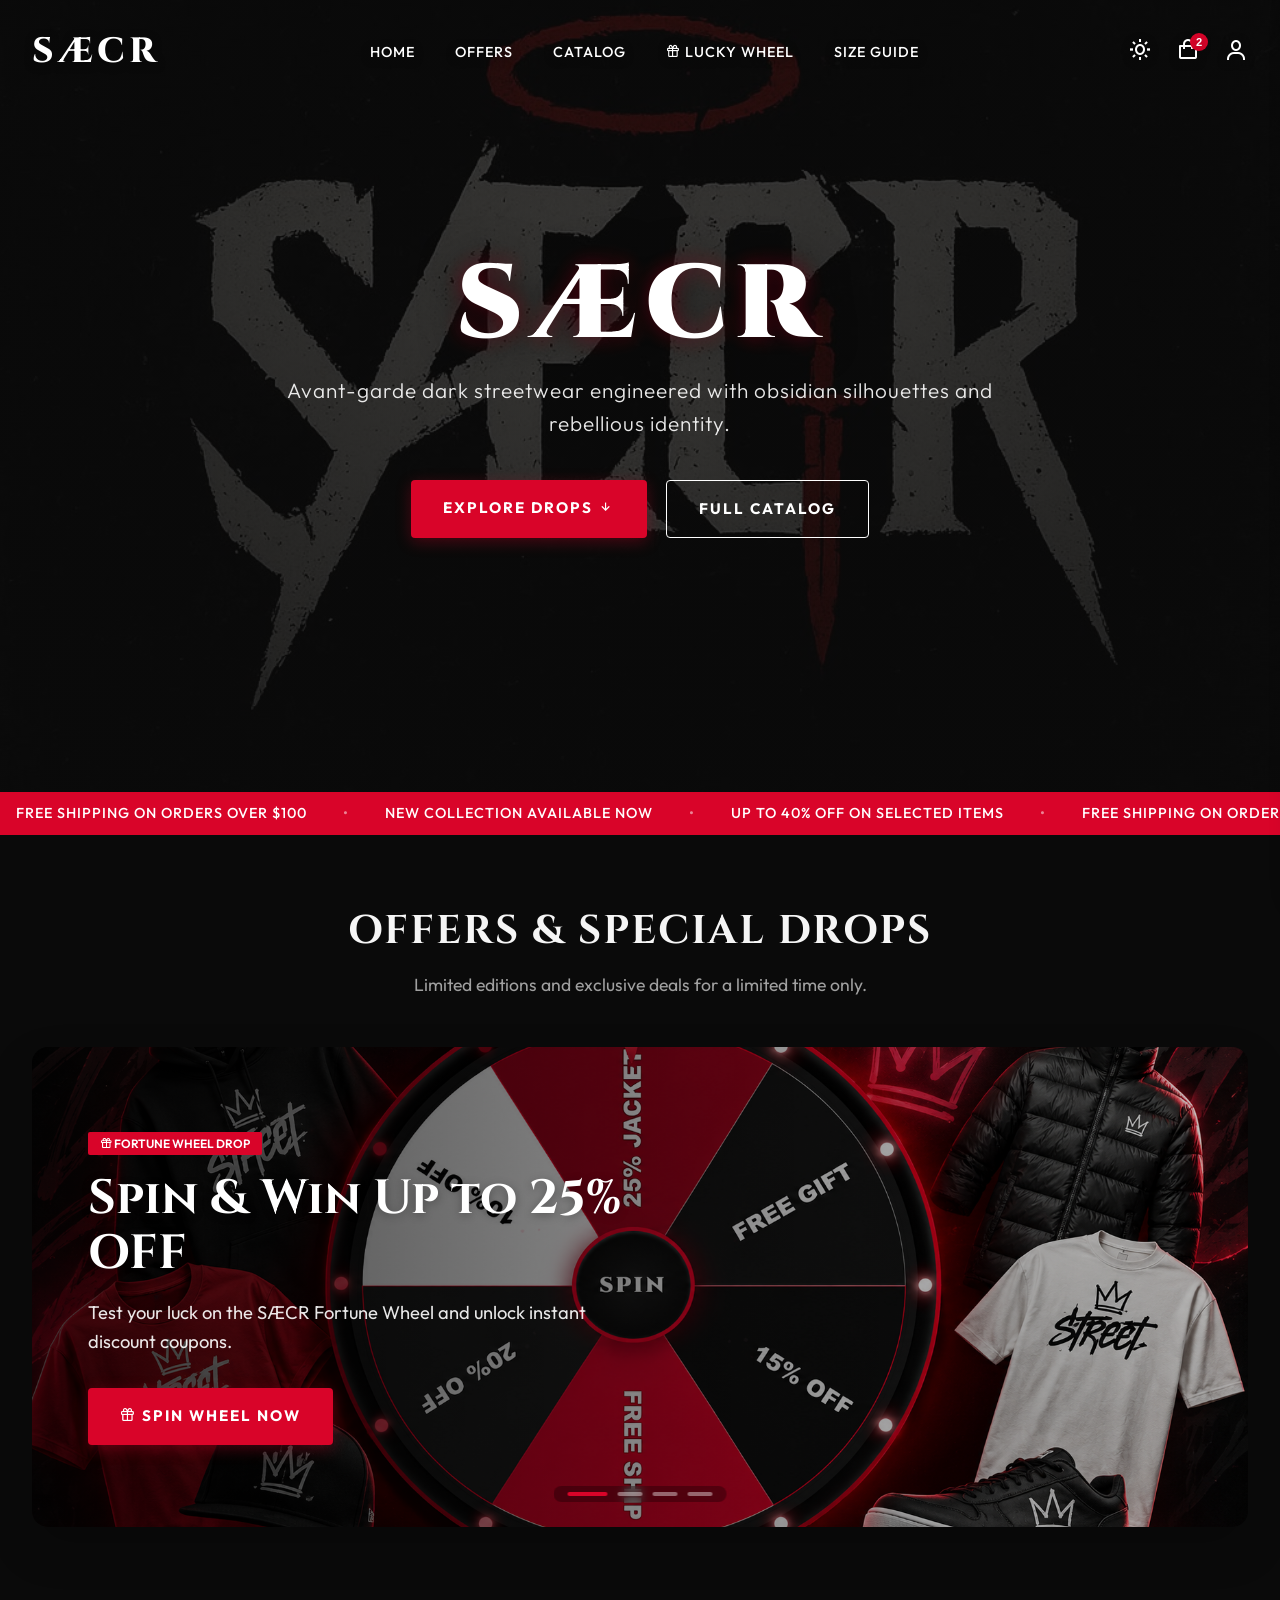
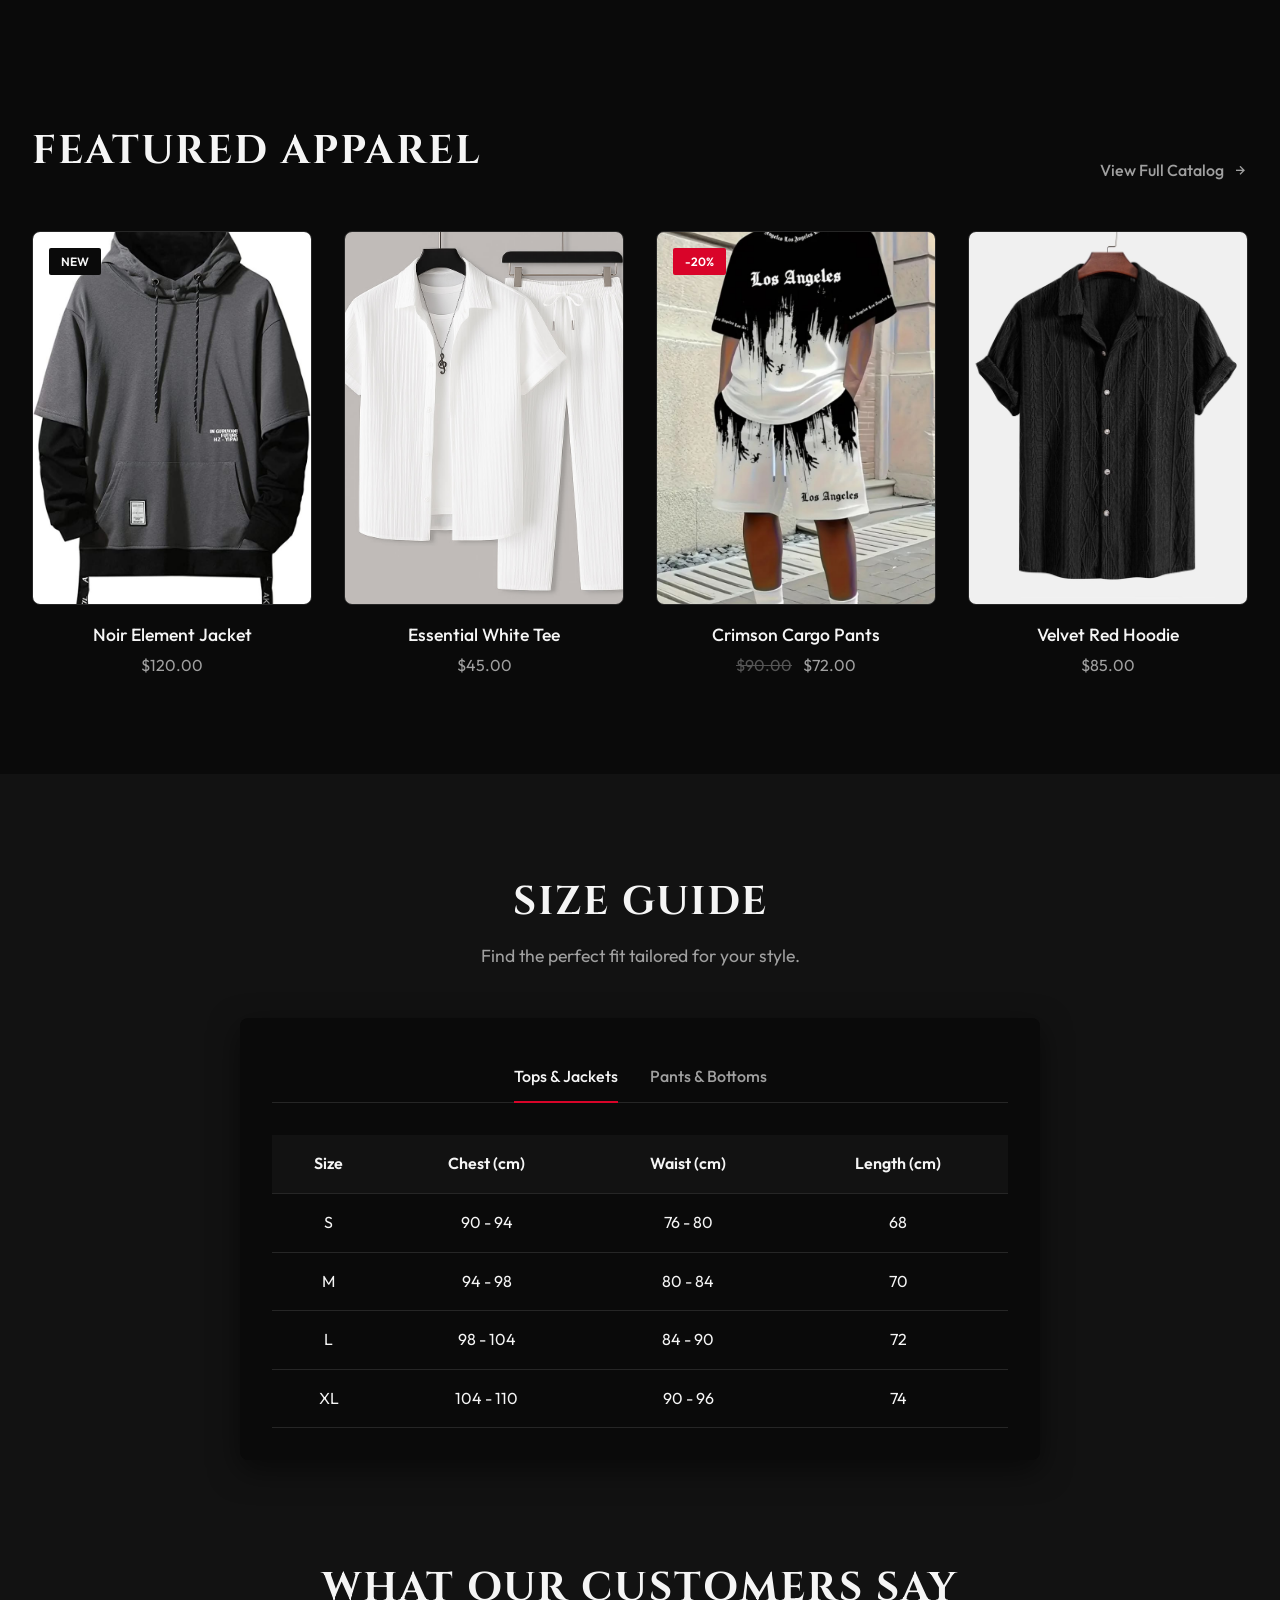
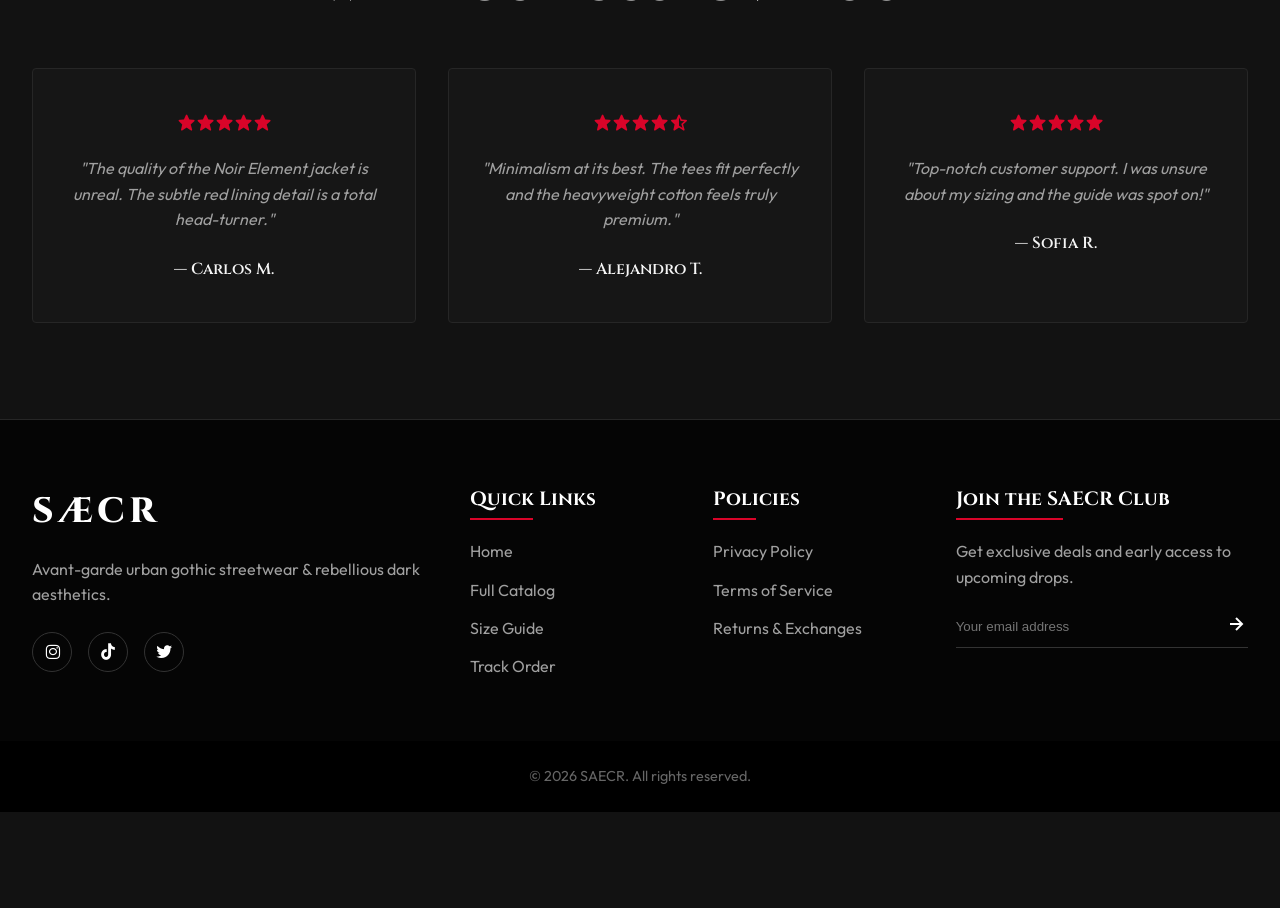
<file: index.html>
<!DOCTYPE html>
<html lang="en">

<head>
    <meta charset="UTF-8">
    <meta name="viewport" content="width=device-width, initial-scale=1.0">
    <title>SAECR | Premium Streetwear & Modern Fashion</title>
    <!-- Google Fonts -->
    <link rel="preconnect" href="https://fonts.googleapis.com">
    <link rel="preconnect" href="https://fonts.gstatic.com" crossorigin>
    <link
        href="https://fonts.googleapis.com/css2?family=Cinzel:wght@600;700;800;900&family=Outfit:wght@300;400;500;600;700;800&family=Playfair+Display:ital,wght@0,600;0,700;1,400&display=swap"
        rel="stylesheet">
    <!-- Boxicons for icons -->
    <link href='https://unpkg.com/boxicons@2.1.4/css/boxicons.min.css' rel='stylesheet'>
    <link rel="stylesheet" href="styles.css">
</head>

<body class="dark-mode">
    <!-- Navigation -->
    <nav class="navbar" id="navbar">
        <div class="nav-container">
            <a href="index.html" class="logo gothic-logo">SÆCR</a>
            <ul class="nav-links">
                <li><a href="#inicio">Home</a></li>
                <li><a href="#ofertas">Offers</a></li>
                <li><a href="catalogo.html">Catalog</a></li>
                <li><a href="ruleta.html"><i class='bx bx-gift'></i> Lucky Wheel</a></li>
                <li><a href="tallas.html">Size Guide</a></li>
            </ul>
            <div class="nav-actions">
                <button id="theme-toggle" class="icon-btn" aria-label="Toggle theme">
                    <i class='bx bx-sun'></i>
                </button>
                <button class="icon-btn cart-toggle-btn" aria-label="Cart" id="cart-toggle">
                    <i class='bx bx-shopping-bag'></i>
                    <span class="cart-count-badge">2</span>
                </button>
                <a href="perfil.html" class="icon-btn" id="user-btn" title="My Account / Sign In">
                    <i class='bx bx-user'></i>
                </a>
                <!-- Mobile menu toggle -->
                <button class="icon-btn mobile-toggle" id="mobile-toggle">
                    <i class='bx bx-menu'></i>
                </button>
            </div>
        </div>
    </nav>

    <!-- Mobile Menu Overlay -->
    <div class="mobile-menu" id="mobile-menu">
        <div class="mobile-menu-container">
            <ul class="mobile-links">
                <li><a href="#inicio"><span class="link-label"><i class='bx bx-home-alt'></i> Home</span><i class='bx bx-chevron-right arrow-icon'></i></a></li>
                <li><a href="#ofertas"><span class="link-label"><i class='bx bx-purchase-tag-alt'></i> Offers</span><i class='bx bx-chevron-right arrow-icon'></i></a></li>
                <li><a href="catalogo.html"><span class="link-label"><i class='bx bx-grid-alt'></i> Catalog</span><i class='bx bx-chevron-right arrow-icon'></i></a></li>
                <li><a href="ruleta.html"><span class="link-label"><i class='bx bx-gift'></i> Lucky Wheel</span><i class='bx bx-chevron-right arrow-icon'></i></a></li>
                <li><a href="tallas.html"><span class="link-label"><i class='bx bx-ruler'></i> Size Guide</span><i class='bx bx-chevron-right arrow-icon'></i></a></li>
            </ul>

            <div class="mobile-menu-footer">
                <a href="perfil.html" class="mobile-account-card">
                    <i class='bx bx-user-circle'></i>
                    <div class="account-card-info">
                        <strong>My Account</strong>
                        <span>Orders, Discounts & Wishlist</span>
                    </div>
                    <i class='bx bx-chevron-right'></i>
                </a>
                <div class="mobile-brand-tag">SÆCR — Urban Gothic Streetwear</div>
            </div>
        </div>
    </div>

    <!-- Hero Header / Brand Banner -->
    <header id="inicio" class="hero-section hero-banner" style="background-image: url('img/baner.jpeg');">
        <div class="hero-overlay"></div>
        <div class="hero-content fade-up">
            <h1 class="hero-title gothic-title">SÆCR</h1>
            <p class="hero-subtitle">Avant-garde dark streetwear engineered with obsidian silhouettes and rebellious
                identity.</p>
            <div class="hero-cta-group">
                <a href="#ofertas" class="btn btn-primary">Explore Drops <i class='bx bx-down-arrow-alt'></i></a>
                <a href="catalogo.html" class="btn btn-outline">Full Catalog</a>
            </div>
        </div>
    </header>

    <!-- Marquee / Offers -->
    <div class="offers-marquee">
        <div class="marquee-content">
            <span>FREE SHIPPING ON ORDERS OVER $100</span>
            <span class="dot">•</span>
            <span>NEW COLLECTION AVAILABLE NOW</span>
            <span class="dot">•</span>
            <span>UP TO 40% OFF ON SELECTED ITEMS</span>
            <span class="dot">•</span>
            <span>FREE SHIPPING ON ORDERS OVER $100</span>
            <span class="dot">•</span>
            <span>NEW COLLECTION AVAILABLE NOW</span>
        </div>
    </div>

    <!-- Offers Carousel Section -->
    <section id="ofertas" class="section offers-carousel-section">
        <div class="container">
            <div class="section-header center fade-up-scroll">
                <h2 class="section-title">Offers & Special Drops</h2>
                <p class="section-subtitle">Limited editions and exclusive deals for a limited time only.</p>
            </div>

            <div class="carousel-wrapper fade-up-scroll">
                <div class="carousel-container">
                    <div class="carousel-slide active" style="background-image: url('img/wheel_promo_banner2.png');">
                        <div class="carousel-content">
                            <span class="badge badge-sale"><i class='bx bx-gift'></i> FORTUNE WHEEL DROP</span>
                            <h2 class="slide-title">Spin & Win Up to 25% OFF</h2>
                            <p class="slide-subtitle">Test your luck on the SÆCR Fortune Wheel and unlock instant
                                discount coupons.</p>
                            <a href="ruleta.html" class="btn btn-primary"><i class='bx bx-gift'></i> Spin Wheel Now</a>
                        </div>
                    </div>
                    <div class="carousel-slide"
                        style="background-image: url('img/6410aaca8434f0db8516faca33340e44.jpg');">
                        <div class="carousel-content">
                            <span class="badge badge-sale">SPECIAL OFFER</span>
                            <h2 class="slide-title">Nightfall Collection - 30% OFF</h2>
                            <p class="slide-subtitle">Exclusive limited edition apparel with guaranteed delivery.</p>
                            <a href="#catalogo" class="btn btn-primary">View Offer</a>
                        </div>
                    </div>
                    <div class="carousel-slide"
                        style="background-image: url('img/ddde149b1134c4387cd174a99b8d2e31.jpg');">
                        <div class="carousel-content">
                            <span class="badge badge-new">2026 DROP</span>
                            <h2 class="slide-title">New Urban Arrivals</h2>
                            <p class="slide-subtitle">Combine style and comfort with our newly selected textiles.</p>
                            <a href="#catalogo" class="btn btn-primary">Explore Now</a>
                        </div>
                    </div>
                    <div class="carousel-slide"
                        style="background-image: url('img/bbeba3902ab4b259335b31585e0369e6.jpg');">
                        <div class="carousel-content">
                            <span class="badge badge-sale">UP TO 40% OFF</span>
                            <h2 class="slide-title">Bundles & Full Outfits</h2>
                            <p class="slide-subtitle">Upgrade your wardrobe with exclusive online store promotions.</p>
                            <a href="#catalogo" class="btn btn-primary">Get Discount</a>
                        </div>
                    </div>
                    <div class="carousel-indicators">
                        <span class="indicator active" data-index="0"></span>
                        <span class="indicator" data-index="1"></span>
                        <span class="indicator" data-index="2"></span>
                        <span class="indicator" data-index="3"></span>
                    </div>
                </div>
            </div>
    </section>

    <!-- Products Section -->
    <section id="catalogo" class="section products-section">
        <div class="container">
            <div class="section-header fade-up-scroll">
                <h2 class="section-title">Featured Apparel</h2>
                <a href="catalogo.html" class="view-all">View Full Catalog <i class='bx bx-right-arrow-alt'></i></a>
            </div>
            <div class="product-grid">
                <!-- Product 1 -->
                <div class="product-card fade-up-scroll">
                    <div class="product-image-wrapper">
                        <a href="producto.html"><img src="img/811127fc3b06ed0d25fab4647ac7745e.jpg"
                                alt="Noir Element Jacket" class="product-img main-img"></a>
                        <div class="product-badges">
                            <span class="badge badge-new">New</span>
                        </div>
                        <button class="add-to-cart-btn"><i class='bx bx-shopping-bag'></i> Add to Cart</button>
                    </div>
                    <div class="product-info">
                        <h3 class="product-name"><a href="producto.html">Noir Element Jacket</a></h3>
                        <p class="product-price">$120.00</p>
                    </div>
                </div>
                <!-- Product 2 -->
                <div class="product-card fade-up-scroll" style="transition-delay: 0.1s;">
                    <div class="product-image-wrapper">
                        <a href="producto.html"><img src="img/92c0b1f370799be083c30d45b7eeafc8.jpg"
                                alt="Essential White Tee" class="product-img main-img"></a>
                        <button class="add-to-cart-btn"><i class='bx bx-shopping-bag'></i> Add to Cart</button>
                    </div>
                    <div class="product-info">
                        <h3 class="product-name"><a href="producto.html">Essential White Tee</a></h3>
                        <p class="product-price">$45.00</p>
                    </div>
                </div>
                <!-- Product 3 -->
                <div class="product-card fade-up-scroll" style="transition-delay: 0.2s;">
                    <div class="product-image-wrapper">
                        <a href="producto.html"><img src="img/ae776e731c3643b9effc28e7f2017b68.jpg"
                                alt="Crimson Cargo Pants" class="product-img main-img"></a>
                        <div class="product-badges">
                            <span class="badge badge-sale">-20%</span>
                        </div>
                        <button class="add-to-cart-btn"><i class='bx bx-shopping-bag'></i> Add to Cart</button>
                    </div>
                    <div class="product-info">
                        <h3 class="product-name"><a href="producto.html">Crimson Cargo Pants</a></h3>
                        <p class="product-price"><span class="old-price">$90.00</span> $72.00</p>
                    </div>
                </div>
                <!-- Product 4 -->
                <div class="product-card fade-up-scroll" style="transition-delay: 0.3s;">
                    <div class="product-image-wrapper">
                        <a href="producto.html"><img src="img/bb1aa6fafc914b858361d48c7322bf22.jpg"
                                alt="Velvet Red Hoodie" class="product-img main-img"></a>
                        <button class="add-to-cart-btn"><i class='bx bx-shopping-bag'></i> Add to Cart</button>
                    </div>
                    <div class="product-info">
                        <h3 class="product-name"><a href="producto.html">Velvet Red Hoodie</a></h3>
                        <p class="product-price">$85.00</p>
                    </div>
                </div>
            </div>
        </div>
    </section>

    <!-- Size Guide Section -->
    <section id="tallas" class="section size-guide-section bg-secondary">
        <div class="container">
            <div class="section-header center fade-up-scroll">
                <h2 class="section-title">Size Guide</h2>
                <p class="section-subtitle">Find the perfect fit tailored for your style.</p>
            </div>
            <div class="size-guide-container fade-up-scroll">
                <div class="size-tabs">
                    <button class="tab-btn active" data-target="superior">Tops & Jackets</button>
                    <button class="tab-btn" data-target="inferior">Pants & Bottoms</button>
                </div>
                <div class="table-responsive">
                    <table class="size-table active" id="superior">
                        <thead>
                            <tr>
                                <th>Size</th>
                                <th>Chest (cm)</th>
                                <th>Waist (cm)</th>
                                <th>Length (cm)</th>
                            </tr>
                        </thead>
                        <tbody>
                            <tr>
                                <td>S</td>
                                <td>90 - 94</td>
                                <td>76 - 80</td>
                                <td>68</td>
                            </tr>
                            <tr>
                                <td>M</td>
                                <td>94 - 98</td>
                                <td>80 - 84</td>
                                <td>70</td>
                            </tr>
                            <tr>
                                <td>L</td>
                                <td>98 - 104</td>
                                <td>84 - 90</td>
                                <td>72</td>
                            </tr>
                            <tr>
                                <td>XL</td>
                                <td>104 - 110</td>
                                <td>90 - 96</td>
                                <td>74</td>
                            </tr>
                        </tbody>
                    </table>
                    <table class="size-table" id="inferior">
                        <thead>
                            <tr>
                                <th>Size</th>
                                <th>Waist (cm)</th>
                                <th>Hips (cm)</th>
                                <th>Length (cm)</th>
                            </tr>
                        </thead>
                        <tbody>
                            <tr>
                                <td>38 (S)</td>
                                <td>76 - 80</td>
                                <td>92 - 96</td>
                                <td>102</td>
                            </tr>
                            <tr>
                                <td>40 (M)</td>
                                <td>80 - 84</td>
                                <td>96 - 100</td>
                                <td>104</td>
                            </tr>
                            <tr>
                                <td>42 (L)</td>
                                <td>84 - 88</td>
                                <td>100 - 104</td>
                                <td>106</td>
                            </tr>
                            <tr>
                                <td>44 (XL)</td>
                                <td>88 - 92</td>
                                <td>104 - 108</td>
                                <td>108</td>
                            </tr>
                        </tbody>
                    </table>
                </div>
            </div>
        </div>
        <!-- Reviews Section -->
        <section class="section reviews-section">
            <div class="container">
                <div class="section-header center fade-up-scroll">
                    <h2 class="section-title">What Our Customers Say</h2>
                </div>
                <div class="reviews-grid">
                    <div class="review-card fade-up-scroll">
                        <div class="stars">
                            <i class='bx bxs-star'></i><i class='bx bxs-star'></i><i class='bx bxs-star'></i><i
                                class='bx bxs-star'></i><i class='bx bxs-star'></i>
                        </div>
                        <p class="review-text">"The quality of the Noir Element jacket is unreal. The subtle red lining
                            detail is a total head-turner."</p>
                        <p class="review-author">— Carlos M.</p>
                    </div>
                    <div class="review-card fade-up-scroll" style="transition-delay: 0.1s;">
                        <div class="stars">
                            <i class='bx bxs-star'></i><i class='bx bxs-star'></i><i class='bx bxs-star'></i><i
                                class='bx bxs-star'></i><i class='bx bxs-star-half'></i>
                        </div>
                        <p class="review-text">"Minimalism at its best. The tees fit perfectly and the heavyweight
                            cotton feels truly premium."</p>
                        <p class="review-author">— Alejandro T.</p>
                    </div>
                    <div class="review-card fade-up-scroll" style="transition-delay: 0.2s;">
                        <div class="stars">
                            <i class='bx bxs-star'></i><i class='bx bxs-star'></i><i class='bx bxs-star'></i><i
                                class='bx bxs-star'></i><i class='bx bxs-star'></i>
                        </div>
                        <p class="review-text">"Top-notch customer support. I was unsure about my sizing and the guide
                            was spot on!"</p>
                        <p class="review-author">— Sofia R.</p>
                    </div>
                </div>
            </div>
        </section>

        <!-- Footer -->
        <footer class="footer">
            <div class="container footer-grid">
                <div class="footer-brand">
                    <h2 class="logo gothic-logo">SÆCR</h2>
                    <p>Avant-garde urban gothic streetwear & rebellious dark aesthetics.</p>
                    <div class="social-links">
                        <a href="#"><i class='bx bxl-instagram'></i></a>
                        <a href="#"><i class='bx bxl-tiktok'></i></a>
                        <a href="#"><i class='bx bxl-twitter'></i></a>
                    </div>
                </div>
                <div class="footer-links">
                    <h3>Quick Links</h3>
                    <ul>
                        <li><a href="#inicio">Home</a></li>
                        <li><a href="#catalogo">Full Catalog</a></li>
                        <li><a href="#tallas">Size Guide</a></li>
                        <li><a href="#">Track Order</a></li>
                    </ul>
                </div>
                <div class="footer-links">
                    <h3>Policies</h3>
                    <ul>
                        <li><a href="terminos.html#privacidad" target="_blank">Privacy Policy</a></li>
                        <li><a href="terminos.html" target="_blank">Terms of Service</a></li>
                        <li><a href="terminos.html#garantia" target="_blank">Returns & Exchanges</a></li>
                    </ul>
                </div>
                <div class="footer-newsletter">
                    <h3>Join the SAECR Club</h3>
                    <p>Get exclusive deals and early access to upcoming drops.</p>
                    <form class="newsletter-form">
                        <input type="email" placeholder="Your email address" required>
                        <button type="submit"><i class='bx bx-right-arrow-alt'></i></button>
                    </form>
                </div>
            </div>
            <div class="footer-bottom">
                <p>&copy; 2026 SAECR. All rights reserved.</p>
            </div>
            <!-- Side Shopping Cart Drawer -->
            <div class="cart-overlay" id="cart-overlay"></div>
            <aside class="cart-drawer" id="cart-drawer">
                <div class="cart-drawer-header">
                    <h3><i class='bx bx-shopping-bag'></i> My Cart (<span id="cart-drawer-count">2</span>)</h3>
                    <button class="close-cart-btn" id="close-cart"><i class='bx bx-x'></i></button>
                </div>

                <div class="cart-drawer-items" id="cart-drawer-items">
                    <!-- Item 1 -->
                    <div class="cart-item">
                        <a href="producto.html"><img src="img/811127fc3b06ed0d25fab4647ac7745e.jpg"
                                alt="Noir Element Jacket" class="cart-item-img"></a>
                        <div class="cart-item-details">
                            <span class="cart-item-category">Urban Collection</span>
                            <h4 class="cart-item-title"><a href="producto.html">Noir Element Jacket</a></h4>
                            <span class="cart-item-meta">Size: <strong>M</strong> | Color: <strong>Noir
                                    Black</strong></span>
                            <span class="cart-item-meta">Ref: #SAE-811</span>
                            <div class="cart-item-price-row">
                                <span class="cart-item-price">$120.00</span>
                                <div class="cart-item-qty">
                                    <button class="item-qty-btn decrease-qty"><i class='bx bx-minus'></i></button>
                                    <span class="item-qty">1</span>
                                    <button class="item-qty-btn increase-qty"><i class='bx bx-plus'></i></button>
                                </div>
                            </div>
                            <a href="producto.html" class="cart-view-detail-btn"><i class='bx bx-show-alt'></i> View
                                full details</a>
                        </div>
                        <button class="remove-item-btn" title="Remove"><i class='bx bx-trash'></i></button>
                    </div>

                    <!-- Item 2 -->
                    <div class="cart-item">
                        <a href="producto.html"><img src="img/92c0b1f370799be083c30d45b7eeafc8.jpg"
                                alt="Essential White Tee" class="cart-item-img"></a>
                        <div class="cart-item-details">
                            <span class="cart-item-category">SAECR Basics</span>
                            <h4 class="cart-item-title"><a href="producto.html">Essential White Tee</a></h4>
                            <span class="cart-item-meta">Size: <strong>L</strong> | Color: <strong>Ivory
                                    White</strong></span>
                            <span class="cart-item-meta">Ref: #SAE-92c</span>
                            <div class="cart-item-price-row">
                                <span class="cart-item-price">$45.00</span>
                                <div class="cart-item-qty">
                                    <button class="item-qty-btn decrease-qty"><i class='bx bx-minus'></i></button>
                                    <span class="item-qty">1</span>
                                    <button class="item-qty-btn increase-qty"><i class='bx bx-plus'></i></button>
                                </div>
                            </div>
                            <a href="producto.html" class="cart-view-detail-btn"><i class='bx bx-show-alt'></i> View
                                full details</a>
                        </div>
                        <button class="remove-item-btn" title="Remove"><i class='bx bx-trash'></i></button>
                    </div>
                </div>

                <div class="cart-drawer-footer">
                    <!-- Cart Coupon Application Box -->
                    <div class="cart-coupon-box">
                        <div class="active-coupon-badge hidden" id="active-coupon-badge">
                            <div class="coupon-badge-info">
                                <i class='bx bxs-coupon'></i>
                                <span>Coupon <strong id="applied-coupon-name">SAECR15</strong> Applied!</span>
                            </div>
                            <button type="button" class="remove-coupon-btn" id="remove-coupon-btn"
                                title="Remove Coupon"><i class='bx bx-x'></i></button>
                        </div>
                        <div class="coupon-input-row" id="coupon-input-row">
                            <input type="text" id="cart-coupon-input" placeholder="Promo / Coupon Code">
                            <button type="button" class="btn btn-primary btn-sm" id="apply-coupon-btn">Apply</button>
                        </div>
                    </div>

                    <div class="cart-summary-line">
                        <span>Subtotal</span>
                        <strong id="cart-subtotal">$165.00</strong>
                    </div>
                    <div class="cart-summary-line discount-line hidden" id="cart-discount-line">
                        <span>Discount (<span id="discount-label">15% OFF</span>)</span>
                        <span class="discount-amount-tag" id="cart-discount-amount">-$24.75</span>
                    </div>
                    <div class="cart-summary-line">
                        <span>Shipping</span>
                        <span class="free-shipping-tag">Free</span>
                    </div>
                    <div class="cart-summary-line total-line">
                        <span>Total</span>
                        <strong id="cart-final-total">$165.00</strong>
                    </div>
                    <p class="cart-tax-notice">Taxes calculated at checkout.</p>

                    <button class="btn btn-primary checkout-btn">Proceed to Checkout <i
                            class='bx bx-right-arrow-alt'></i></button>
                    <a href="catalogo.html" class="continue-shopping">Continue Shopping</a>
                </div>
                <!-- Login & Register Modal -->
                <div class="modal-overlay" id="auth-modal-overlay"></div>
                <div class="auth-modal" id="auth-modal">
                    <div class="modal-header">
                        <h3><i class='bx bx-user-circle'></i> Customer Account</h3>
                        <button class="modal-close-btn" id="close-auth-modal"><i class='bx bx-x'></i></button>
                    </div>
                    <div class="modal-body">
                        <div class="auth-tabs">
                            <button type="button" class="auth-tab-btn active" data-auth-tab="login-form">Sign
                                In</button>
                            <button type="button" class="auth-tab-btn" data-auth-tab="register-form">Create
                                Account</button>
                        </div>

                        <!-- Login Form -->
                        <div class="auth-tab-pane active" id="login-form">
                            <button type="button" class="btn btn-google" id="google-login-btn">
                                <svg width="20" height="20" viewBox="0 0 18 18">
                                    <path fill="#4285F4"
                                        d="M17.64 9.2c0-.637-.057-1.251-.164-1.84H9v3.481h4.844c-.209 1.125-.843 2.078-1.796 2.717v2.259h2.908c1.702-1.567 2.684-3.874 2.684-6.617z" />
                                    <path fill="#34A853"
                                        d="M9 18c2.43 0 4.467-.806 5.956-2.18l-2.908-2.259c-.806.54-1.837.86-3.048.86-2.344 0-4.328-1.584-5.036-3.711H.957v2.332A8.997 8.997 0 0 0 9 18z" />
                                    <path fill="#FBBC05"
                                        d="M3.964 10.71A5.41 5.41 0 0 1 3.682 9c0-.593.102-1.17.282-1.71V4.958H.957A8.996 8.996 0 0 0 0 9c0 1.452.348 2.827.957 4.042l3.007-2.332z" />
                                    <path fill="#EA4335"
                                        d="M9 3.58c1.321 0 2.508.454 3.44 1.345l2.582-2.58C13.463.891 11.426 0 9 0A8.997 8.997 0 0 0 .957 4.958L3.964 7.29C4.672 5.163 6.656 3.58 9 3.58z" />
                                </svg>
                                <span>Continue with Google</span>
                            </button>
                            <div class="auth-divider"><span>or with your email</span></div>
                            <form class="auth-form" id="login-form-element">
                                <div class="input-group">
                                    <label>Email Address</label>
                                    <input type="email" placeholder="example@email.com" required>
                                </div>
                                <div class="input-group">
                                    <label>Password</label>
                                    <input type="password" placeholder="Your password" required>
                                </div>
                                <div class="auth-options-row">
                                    <label class="remember-me">
                                        <input type="checkbox" checked> Remember me
                                    </label>
                                    <a href="#" class="forgot-pass-link">Forgot password?</a>
                                </div>
                                <button type="submit" class="btn btn-primary auth-submit-btn">Sign In to My
                                    Account</button>
                            </form>
                        </div>

                        <!-- Register Form -->
                        <div class="auth-tab-pane" id="register-form">
                            <button type="button" class="btn btn-google" id="google-register-btn">
                                <svg width="20" height="20" viewBox="0 0 18 18">
                                    <path fill="#4285F4"
                                        d="M17.64 9.2c0-.637-.057-1.251-.164-1.84H9v3.481h4.844c-.209 1.125-.843 2.078-1.796 2.717v2.259h2.908c1.702-1.567 2.684-3.874 2.684-6.617z" />
                                    <path fill="#34A853"
                                        d="M9 18c2.43 0 4.467-.806 5.956-2.18l-2.908-2.259c-.806.54-1.837.86-3.048.86-2.344 0-4.328-1.584-5.036-3.711H.957v2.332A8.997 8.997 0 0 0 9 18z" />
                                    <path fill="#FBBC05"
                                        d="M3.964 10.71A5.41 5.41 0 0 1 3.682 9c0-.593.102-1.17.282-1.71V4.958H.957A8.996 8.996 0 0 0 0 9c0 1.452.348 2.827.957 4.042l3.007-2.332z" />
                                    <path fill="#EA4335"
                                        d="M9 3.58c1.321 0 2.508.454 3.44 1.345l2.582-2.58C13.463.891 11.426 0 9 0A8.997 8.997 0 0 0 .957 4.958L3.964 7.29C4.672 5.163 6.656 3.58 9 3.58z" />
                                </svg>
                                <span>Sign up with Google</span>
                            </button>
                            <div class="auth-divider"><span>or complete your details</span></div>
                            <form class="auth-form" id="register-form-element">
                                <div class="input-group">
                                    <label>Full Name</label>
                                    <input type="text" placeholder="Your full name" required>
                                </div>
                                <div class="input-group">
                                    <label>Email Address</label>
                                    <input type="email" placeholder="example@email.com" required>
                                </div>
                                <div class="input-group">
                                    <label>Password</label>
                                    <input type="password" placeholder="Minimum 8 characters" required>
                                </div>
                                <div class="auth-options-row">
                                    <label class="remember-me">
                                        <input type="checkbox" id="terms-checkbox" required disabled>
                                        <span>I have read and agree to the <a href="#" class="terms-link"
                                                id="open-terms-btn">Terms & Conditions</a></span>
                                    </label>
                                </div>
                                <button type="submit" class="btn btn-primary auth-submit-btn">Create My Account</button>
                            </form>
                        </div>
                    </div>
                </div>

                <!-- Terms & Conditions Modal -->
                <div class="modal-overlay" id="terms-modal-overlay"></div>
                <div class="terms-modal" id="terms-modal">
                    <div class="modal-header">
                        <h3><i class='bx bx-file'></i> SAECR Terms of Service</h3>
                        <button class="modal-close-btn" id="close-terms-modal"><i class='bx bx-x'></i></button>
                    </div>
                    <div class="modal-body" id="terms-modal-body"
                        style="max-height: 320px; overflow-y: auto; padding: 1.5rem; border: 1px solid var(--border-color); border-radius: 8px; margin: 1.2rem 1.8rem;">
                        <h4>1. Account Registration & Security</h4>
                        <p>By registering on SAECR, you guarantee to provide truthful information for the accurate
                            processing of your orders, purchases, and pre-order reservations. You are responsible for
                            keeping your credentials safe.</p>

                        <h4>2. Pre-Order & Reservation Policies</h4>
                        <p>Purchases made under the <strong>Pre-Order</strong> category correspond to limited-edition
                            boutique workshop garments. Estimated shipping dates are clearly displayed upon order
                            confirmation.</p>

                        <h4>3. Shipping & Satisfaction Guarantee</h4>
                        <p>All shipments include real-time tracking. You have 30 continuous days following receipt to
                            request size exchanges or returns at no additional management fee.</p>

                        <h4>4. Data Protection & Privacy</h4>
                        <p>Your personal details and financial transactions are encrypted and secured under strict
                            256-bit SSL cybersecurity and PCI-DSS Level 1 international standards.</p>

                        <h4>5. Mandatory Confirmation</h4>
                        <p>By clicking the acceptance button at the bottom of this document, you confirm that you have
                            read this agreement in full and consent to comply with SAECR policies.</p>
                    </div>
                    <div class="modal-footer"
                        style="padding: 1.2rem 1.8rem; border-top: 1px solid var(--border-color); display: flex; justify-content: space-between; align-items: center; gap: 1rem;">
                        <small id="scroll-prompt-text"
                            style="color: var(--primary-color); font-size: 0.82rem; font-weight: 500;"><i
                                class='bx bx-down-arrow-alt bx-bounce'></i> Scroll to the bottom to enable
                            acceptance</small>
                        <button type="button" class="btn btn-primary btn-sm" id="accept-terms-btn" disabled
                            style="min-width: 170px; opacity: 0.5; cursor: not-allowed;"><i class='bx bx-lock-alt'></i>
                            Accept Terms</button>
                    </div>
                </div>



                <!-- Spin-to-Win Wheel Modal -->
                <div class="modal-overlay" id="wheel-modal-overlay"></div>
                <div class="wheel-modal" id="wheel-modal">
                    <div class="wheel-modal-header">
                        <h3><i class='bx bx-gift'></i> Spin to Win Discounts!</h3>
                        <p>Spin the wheel to unlock your exclusive instant coupon code.</p>
                    </div>

                    <div class="wheel-bezel">
                        <div class="wheel-led-ring">
                            <span class="wheel-led" style="--i: 0;"></span>
                            <span class="wheel-led" style="--i: 1;"></span>
                            <span class="wheel-led" style="--i: 2;"></span>
                            <span class="wheel-led" style="--i: 3;"></span>
                            <span class="wheel-led" style="--i: 4;"></span>
                            <span class="wheel-led" style="--i: 5;"></span>
                            <span class="wheel-led" style="--i: 6;"></span>
                            <span class="wheel-led" style="--i: 7;"></span>
                            <span class="wheel-led" style="--i: 8;"></span>
                            <span class="wheel-led" style="--i: 9;"></span>
                            <span class="wheel-led" style="--i: 10;"></span>
                            <span class="wheel-led" style="--i: 11;"></span>
                        </div>
                        <div class="wheel-container">
                            <div class="wheel-pointer" id="modal-wheel-pointer"></div>
                            <canvas id="wheel-canvas" width="900" height="900" class="wheel-canvas"></canvas>
                            <button type="button" class="spin-center-btn" id="spin-btn">SPIN</button>
                        </div>
                    </div>
                </div>

                <!-- Victory Coupon Pop-up Modal -->
                <div class="modal-overlay" id="win-modal-overlay"></div>
                <div class="win-modal" id="win-modal">
                    <div class="win-modal-header">
                        <div class="win-trophy-icon"><i class='bx bx-trophy'></i></div>
                        <h3>CONGRATULATIONS!</h3>
                        <p>You spun and unlocked an exclusive SAECR discount coupon!</p>
                    </div>
                    <div class="win-modal-body">
                        <div class="win-coupon-card">
                            <span class="win-prize-title" id="win-prize-title">15% OFF YOUR ORDER</span>
                            <div class="win-code-box">
                                <span id="win-code-text">SAECR15</span>
                            </div>
                            <small><i class='bx bx-check-shield'></i> Valid for all items in catalog &
                                pre-orders</small>
                        </div>
                        <div class="win-modal-actions">
                            <button type="button" class="btn btn-primary btn-lg" id="apply-win-coupon-btn">
                                <i class='bx bx-shopping-bag'></i> Apply to Cart & Shop Now
                            </button>
                            <button type="button" class="btn btn-outline" id="copy-win-code-btn">
                                <i class='bx bx-copy'></i> Copy Code
                            </button>
                        </div>
                    </div>
                </div>

                <!-- Celebration Confetti Overlay Canvas -->
                <canvas id="confetti-canvas" class="confetti-canvas"></canvas>

                <script src="script.js"></script>
</body>

</html>
</file>
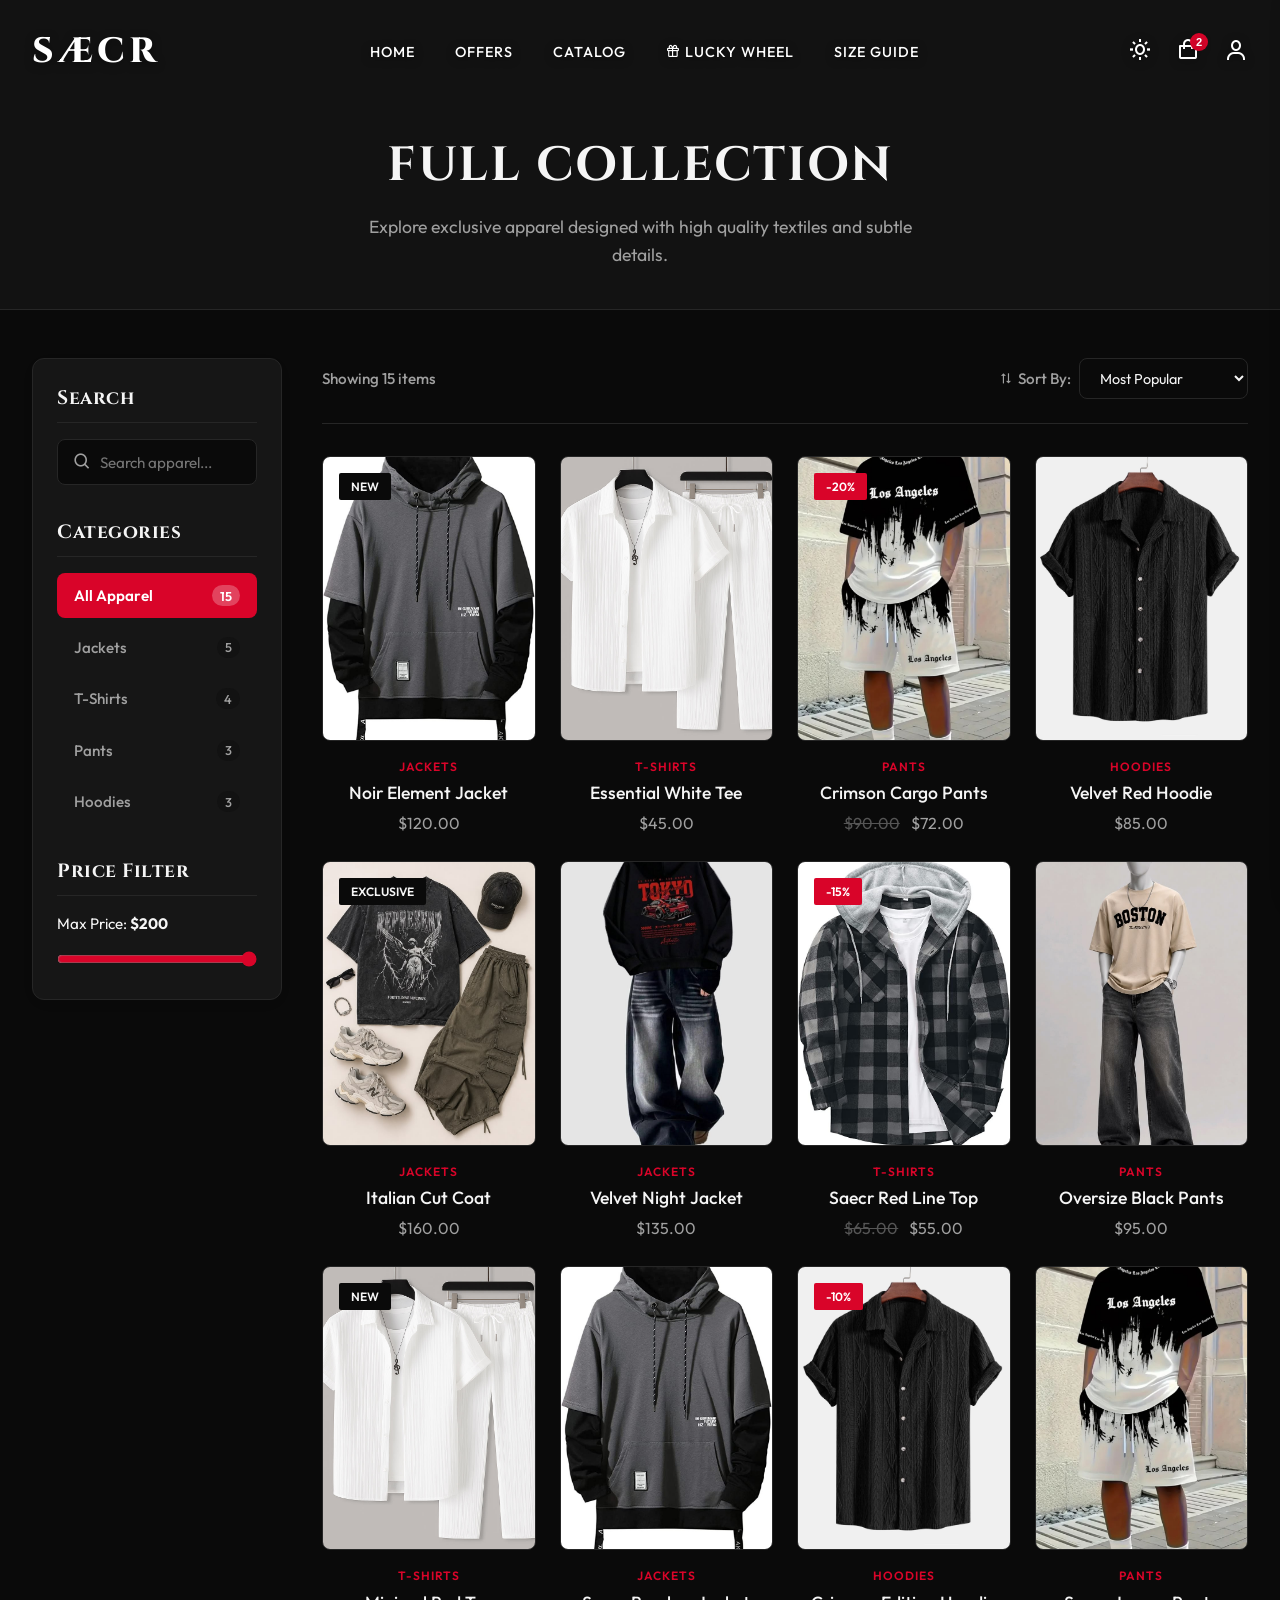
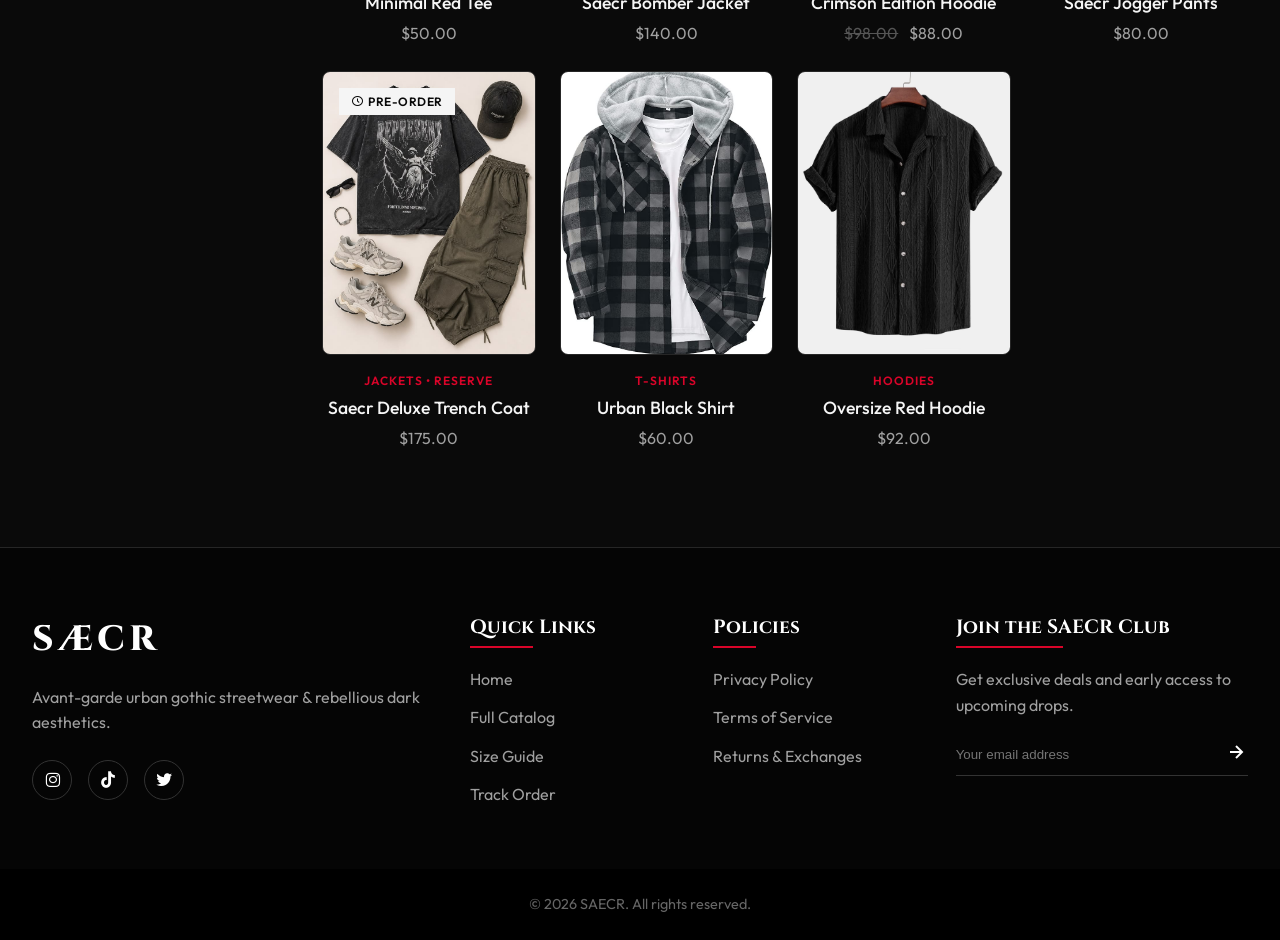
<file: catalogo.html>
<!DOCTYPE html>
<html lang="en">

<head>
    <meta charset="UTF-8">
    <meta name="viewport" content="width=device-width, initial-scale=1.0">
    <title>SAECR | Full Apparel Catalog</title>
    <!-- Google Fonts -->
    <link rel="preconnect" href="https://fonts.googleapis.com">
    <link rel="preconnect" href="https://fonts.gstatic.com" crossorigin>
    <link
        href="https://fonts.googleapis.com/css2?family=Cinzel:wght@600;700;800;900&family=Outfit:wght@300;400;500;600;700;800&family=Playfair+Display:ital,wght@0,600;0,700;1,400&display=swap"
        rel="stylesheet">
    <!-- Boxicons -->
    <link href='https://unpkg.com/boxicons@2.1.4/css/boxicons.min.css' rel='stylesheet'>
    <link rel="stylesheet" href="styles.css">
</head>

<body class="dark-mode">
    <!-- Navigation -->
    <nav class="navbar scrolled" id="navbar">
        <div class="nav-container">
            <a href="index.html" class="logo gothic-logo">SÆCR</a>
            <ul class="nav-links">
                <li><a href="index.html#inicio">Home</a></li>
                <li><a href="index.html#ofertas">Offers</a></li>
                <li><a href="catalogo.html" class="active">Catalog</a></li>
                <li><a href="ruleta.html"><i class='bx bx-gift'></i> Lucky Wheel</a></li>
                <li><a href="tallas.html">Size Guide</a></li>
            </ul>
            <div class="nav-actions">
                <button id="theme-toggle" class="icon-btn" aria-label="Toggle theme">
                    <i class='bx bx-sun'></i>
                </button>
                <button class="icon-btn cart-toggle-btn" aria-label="Cart" id="cart-toggle">
                    <i class='bx bx-shopping-bag'></i>
                    <span class="cart-count-badge">2</span>
                </button>
                <a href="perfil.html" class="icon-btn" id="user-btn" title="My Account / Sign In">
                    <i class='bx bx-user'></i>
                </a>
                <button class="icon-btn mobile-toggle" id="mobile-toggle">
                    <i class='bx bx-menu'></i>
                </button>
            </div>
        </div>
    </nav>

    <!-- Mobile Menu Overlay -->
    <div class="mobile-menu" id="mobile-menu">
        <div class="mobile-menu-container">
            <ul class="mobile-links">
                <li><a href="index.html#inicio"><span class="link-label"><i class='bx bx-home-alt'></i> Home</span><i class='bx bx-chevron-right arrow-icon'></i></a></li>
                <li><a href="index.html#ofertas"><span class="link-label"><i class='bx bx-purchase-tag-alt'></i> Offers</span><i class='bx bx-chevron-right arrow-icon'></i></a></li>
                <li><a href="catalogo.html" class="active"><span class="link-label"><i class='bx bx-grid-alt'></i> Catalog</span><i class='bx bx-chevron-right arrow-icon'></i></a></li>
                <li><a href="ruleta.html"><span class="link-label"><i class='bx bx-gift'></i> Lucky Wheel</span><i class='bx bx-chevron-right arrow-icon'></i></a></li>
                <li><a href="tallas.html"><span class="link-label"><i class='bx bx-ruler'></i> Size Guide</span><i class='bx bx-chevron-right arrow-icon'></i></a></li>
            </ul>

            <div class="mobile-menu-footer">
                <a href="perfil.html" class="mobile-account-card">
                    <i class='bx bx-user-circle'></i>
                    <div class="account-card-info">
                        <strong>My Account</strong>
                        <span>Orders, Discounts & Wishlist</span>
                    </div>
                    <i class='bx bx-chevron-right'></i>
                </a>
                <div class="mobile-brand-tag">SÆCR — Urban Gothic Streetwear</div>
            </div>
        </div>
    </div>

    <!-- Catalog Page Header -->
    <header class="catalog-header-banner">
        <div class="container">
            <h1 class="catalog-header-title">FULL COLLECTION</h1>
            <p class="catalog-header-subtitle">Explore exclusive apparel designed with high quality textiles and subtle details.</p>
        </div>
    </header>

    <!-- Main Catalog Section with Sidebar -->
    <main class="section catalog-main-section">
        <div class="container catalog-layout">

            <!-- Sidebar Filters -->
            <aside class="catalog-sidebar">
                <div class="sidebar-block">
                    <h3 class="sidebar-title">Search</h3>
                    <div class="search-box">
                        <i class='bx bx-search search-icon'></i>
                        <input type="text" id="catalog-search" placeholder="Search apparel...">
                    </div>
                </div>

                <div class="sidebar-block">
                    <h3 class="sidebar-title">Categories</h3>
                    <ul class="category-list" id="category-filters">
                        <li>
                            <button class="category-link active" data-category="todos">
                                <span>All Apparel</span>
                                <span class="category-count">15</span>
                            </button>
                        </li>
                        <li>
                            <button class="category-link" data-category="chaquetas">
                                <span>Jackets</span>
                                <span class="category-count">5</span>
                            </button>
                        </li>
                        <li>
                            <button class="category-link" data-category="camisetas">
                                <span>T-Shirts</span>
                                <span class="category-count">4</span>
                            </button>
                        </li>
                        <li>
                            <button class="category-link" data-category="pantalones">
                                <span>Pants</span>
                                <span class="category-count">3</span>
                            </button>
                        </li>
                        <li>
                            <button class="category-link" data-category="sudaderas">
                                <span>Hoodies</span>
                                <span class="category-count">3</span>
                            </button>
                        </li>
                    </ul>
                </div>

                <div class="sidebar-block">
                    <h3 class="sidebar-title">Price Filter</h3>
                    <div class="price-filter">
                        <div class="price-range-labels">
                            <span>Max Price: <strong id="price-value">$200</strong></span>
                        </div>
                        <input type="range" id="price-range" min="30" max="200" value="200" step="5">
                    </div>
                </div>
            </aside>

            <!-- Main Content Area -->
            <section class="catalog-content">
                <!-- Top Control Bar -->
                <div class="catalog-top-bar">
                    <span id="product-count" class="product-count">Showing 15 items</span>

                    <div class="sort-box">
                        <label for="sort-select"><i class='bx bx-sort-alt-2'></i> Sort By:</label>
                        <select id="sort-select">
                            <option value="popular">Most Popular</option>
                            <option value="low-high">Price: Low to High</option>
                            <option value="high-low">Price: High to Low</option>
                            <option value="name">Name: A - Z</option>
                        </select>
                    </div>
                </div>

                <!-- Product Grid -->
                <div class="product-grid catalog-grid-layout" id="catalog-grid">
                    <!-- Product 1 -->
                    <div class="product-card catalog-item" data-category="chaquetas" data-name="noir element jacket"
                        data-price="120">
                        <div class="product-image-wrapper">
                            <a href="producto.html"><img src="img/811127fc3b06ed0d25fab4647ac7745e.jpg"
                                    alt="Noir Element Jacket" class="product-img main-img"></a>
                            <div class="product-badges">
                                <span class="badge badge-new">New</span>
                            </div>
                            <button class="add-to-cart-btn"><i class='bx bx-shopping-bag'></i> Add to Cart</button>
                        </div>
                        <div class="product-info">
                            <span class="product-category-tag">Jackets</span>
                            <h3 class="product-name"><a href="producto.html">Noir Element Jacket</a></h3>
                            <p class="product-price">$120.00</p>
                        </div>
                    </div>

                    <!-- Product 2 -->
                    <div class="product-card catalog-item" data-category="camisetas"
                        data-name="essential white tee" data-price="45">
                        <div class="product-image-wrapper">
                            <a href="producto.html"><img src="img/92c0b1f370799be083c30d45b7eeafc8.jpg"
                                    alt="Essential White Tee" class="product-img main-img"></a>
                            <button class="add-to-cart-btn"><i class='bx bx-shopping-bag'></i> Add to Cart</button>
                        </div>
                        <div class="product-info">
                            <span class="product-category-tag">T-Shirts</span>
                            <h3 class="product-name"><a href="producto.html">Essential White Tee</a></h3>
                            <p class="product-price">$45.00</p>
                        </div>
                    </div>

                    <!-- Product 3 -->
                    <div class="product-card catalog-item" data-category="pantalones" data-name="crimson cargo pants"
                        data-price="72">
                        <div class="product-image-wrapper">
                            <a href="producto.html"><img src="img/ae776e731c3643b9effc28e7f2017b68.jpg"
                                    alt="Crimson Cargo Pants" class="product-img main-img"></a>
                            <div class="product-badges">
                                <span class="badge badge-sale">-20%</span>
                            </div>
                            <button class="add-to-cart-btn"><i class='bx bx-shopping-bag'></i> Add to Cart</button>
                        </div>
                        <div class="product-info">
                            <span class="product-category-tag">Pants</span>
                            <h3 class="product-name"><a href="producto.html">Crimson Cargo Pants</a></h3>
                            <p class="product-price"><span class="old-price">$90.00</span> $72.00</p>
                        </div>
                    </div>

                    <!-- Product 4 -->
                    <div class="product-card catalog-item" data-category="sudaderas" data-name="velvet red hoodie"
                        data-price="85">
                        <div class="product-image-wrapper">
                            <a href="producto.html"><img src="img/bb1aa6fafc914b858361d48c7322bf22.jpg"
                                    alt="Velvet Red Hoodie" class="product-img main-img"></a>
                            <button class="add-to-cart-btn"><i class='bx bx-shopping-bag'></i> Add to Cart</button>
                        </div>
                        <div class="product-info">
                            <span class="product-category-tag">Hoodies</span>
                            <h3 class="product-name"><a href="producto.html">Velvet Red Hoodie</a></h3>
                            <p class="product-price">$85.00</p>
                        </div>
                    </div>

                    <!-- Product 5 -->
                    <div class="product-card catalog-item" data-category="chaquetas" data-name="italian cut coat"
                        data-price="160">
                        <div class="product-image-wrapper">
                            <a href="producto.html"><img src="img/489f96b5937737e738f3c1789f232bcb.jpg"
                                    alt="Italian Cut Coat" class="product-img main-img"></a>
                            <div class="product-badges">
                                <span class="badge badge-new">Exclusive</span>
                            </div>
                            <button class="add-to-cart-btn"><i class='bx bx-shopping-bag'></i> Add to Cart</button>
                        </div>
                        <div class="product-info">
                            <span class="product-category-tag">Jackets</span>
                            <h3 class="product-name"><a href="producto.html">Italian Cut Coat</a></h3>
                            <p class="product-price">$160.00</p>
                        </div>
                    </div>

                    <!-- Product 6 -->
                    <div class="product-card catalog-item" data-category="chaquetas"
                        data-name="velvet night jacket" data-price="135">
                        <div class="product-image-wrapper">
                            <a href="producto.html"><img src="img/6410aaca8434f0db8516faca33340e44.jpg"
                                    alt="Velvet Night Jacket" class="product-img main-img"></a>
                            <button class="add-to-cart-btn"><i class='bx bx-shopping-bag'></i> Add to Cart</button>
                        </div>
                        <div class="product-info">
                            <span class="product-category-tag">Jackets</span>
                            <h3 class="product-name"><a href="producto.html">Velvet Night Jacket</a></h3>
                            <p class="product-price">$135.00</p>
                        </div>
                    </div>

                    <!-- Product 7 -->
                    <div class="product-card catalog-item" data-category="camisetas" data-name="saecr red line top"
                        data-price="55">
                        <div class="product-image-wrapper">
                            <a href="producto.html"><img src="img/ddde149b1134c4387cd174a99b8d2e31.jpg"
                                    alt="Saecr Red Line Top" class="product-img main-img"></a>
                            <div class="product-badges">
                                <span class="badge badge-sale">-15%</span>
                            </div>
                            <button class="add-to-cart-btn"><i class='bx bx-shopping-bag'></i> Add to Cart</button>
                        </div>
                        <div class="product-info">
                            <span class="product-category-tag">T-Shirts</span>
                            <h3 class="product-name"><a href="producto.html">Saecr Red Line Top</a></h3>
                            <p class="product-price"><span class="old-price">$65.00</span> $55.00</p>
                        </div>
                    </div>

                    <!-- Product 8 -->
                    <div class="product-card catalog-item" data-category="pantalones"
                        data-name="saecr oversize black pants" data-price="95">
                        <div class="product-image-wrapper">
                            <a href="producto.html"><img src="img/bbeba3902ab4b259335b31585e0369e6.jpg"
                                    alt="Oversize Black Pants" class="product-img main-img"></a>
                            <button class="add-to-cart-btn"><i class='bx bx-shopping-bag'></i> Add to Cart</button>
                        </div>
                        <div class="product-info">
                            <span class="product-category-tag">Pants</span>
                            <h3 class="product-name"><a href="producto.html">Oversize Black Pants</a></h3>
                            <p class="product-price">$95.00</p>
                        </div>
                    </div>

                    <!-- Product 9 -->
                    <div class="product-card catalog-item" data-category="camisetas"
                        data-name="minimal red tee" data-price="50">
                        <div class="product-image-wrapper">
                            <a href="producto.html"><img src="img/92c0b1f370799be083c30d45b7eeafc8.jpg"
                                    alt="Minimal Red Tee" class="product-img main-img"></a>
                            <div class="product-badges">
                                <span class="badge badge-new">New</span>
                            </div>
                            <button class="add-to-cart-btn"><i class='bx bx-shopping-bag'></i> Add to Cart</button>
                        </div>
                        <div class="product-info">
                            <span class="product-category-tag">T-Shirts</span>
                            <h3 class="product-name"><a href="producto.html">Minimal Red Tee</a></h3>
                            <p class="product-price">$50.00</p>
                        </div>
                    </div>

                    <!-- Product 10 -->
                    <div class="product-card catalog-item" data-category="chaquetas" data-name="saecr bomber jacket"
                        data-price="140">
                        <div class="product-image-wrapper">
                            <a href="producto.html"><img src="img/811127fc3b06ed0d25fab4647ac7745e.jpg"
                                    alt="Saecr Bomber Jacket" class="product-img main-img"></a>
                            <button class="add-to-cart-btn"><i class='bx bx-shopping-bag'></i> Add to Cart</button>
                        </div>
                        <div class="product-info">
                            <span class="product-category-tag">Jackets</span>
                            <h3 class="product-name"><a href="producto.html">Saecr Bomber Jacket</a></h3>
                            <p class="product-price">$140.00</p>
                        </div>
                    </div>

                    <!-- Product 11 -->
                    <div class="product-card catalog-item" data-category="sudaderas" data-name="crimson edition hoodie"
                        data-price="88">
                        <div class="product-image-wrapper">
                            <a href="producto.html"><img src="img/bb1aa6fafc914b858361d48c7322bf22.jpg"
                                    alt="Crimson Edition Hoodie" class="product-img main-img"></a>
                            <div class="product-badges">
                                <span class="badge badge-sale">-10%</span>
                            </div>
                            <button class="add-to-cart-btn"><i class='bx bx-shopping-bag'></i> Add to Cart</button>
                        </div>
                        <div class="product-info">
                            <span class="product-category-tag">Hoodies</span>
                            <h3 class="product-name"><a href="producto.html">Crimson Edition Hoodie</a></h3>
                            <p class="product-price"><span class="old-price">$98.00</span> $88.00</p>
                        </div>
                    </div>

                    <!-- Product 12 -->
                    <div class="product-card catalog-item" data-category="pantalones" data-name="saecr jogger pants"
                        data-price="80">
                        <div class="product-image-wrapper">
                            <a href="producto.html"><img src="img/ae776e731c3643b9effc28e7f2017b68.jpg"
                                    alt="Saecr Jogger Pants" class="product-img main-img"></a>
                            <button class="add-to-cart-btn"><i class='bx bx-shopping-bag'></i> Add to Cart</button>
                        </div>
                        <div class="product-info">
                            <span class="product-category-tag">Pants</span>
                            <h3 class="product-name"><a href="producto.html">Saecr Jogger Pants</a></h3>
                            <p class="product-price">$80.00</p>
                        </div>
                    </div>

                    <!-- Product 13 -->
                    <div class="product-card catalog-item" data-category="chaquetas" data-name="saecr deluxe trench coat"
                        data-price="175">
                        <div class="product-image-wrapper">
                            <a href="producto.html"><img src="img/489f96b5937737e738f3c1789f232bcb.jpg"
                                    alt="Saecr Deluxe Trench Coat" class="product-img main-img"></a>
                            <div class="product-badges">
                                <span class="badge badge-preorder"><i class='bx bx-time-five'></i> Pre-Order</span>
                            </div>
                            <button class="add-to-cart-btn"><i class='bx bx-time-five'></i> Pre-Order Now</button>
                        </div>
                        <div class="product-info">
                            <span class="product-category-tag">Jackets • Reserve</span>
                            <h3 class="product-name"><a href="producto.html">Saecr Deluxe Trench Coat</a></h3>
                            <p class="product-price">$175.00</p>
                        </div>
                    </div>

                    <!-- Product 14 -->
                    <div class="product-card catalog-item" data-category="camisetas"
                        data-name="urban black shirt" data-price="60">
                        <div class="product-image-wrapper">
                            <a href="producto.html"><img src="img/ddde149b1134c4387cd174a99b8d2e31.jpg"
                                    alt="Urban Black Shirt" class="product-img main-img"></a>
                            <button class="add-to-cart-btn"><i class='bx bx-shopping-bag'></i> Add to Cart</button>
                        </div>
                        <div class="product-info">
                            <span class="product-category-tag">T-Shirts</span>
                            <h3 class="product-name"><a href="producto.html">Urban Black Shirt</a></h3>
                            <p class="product-price">$60.00</p>
                        </div>
                    </div>

                    <!-- Product 15 -->
                    <div class="product-card catalog-item" data-category="sudaderas"
                        data-name="oversize red hoodie" data-price="92">
                        <div class="product-image-wrapper">
                            <a href="producto.html"><img src="img/bb1aa6fafc914b858361d48c7322bf22.jpg"
                                    alt="Oversize Red Hoodie" class="product-img main-img"></a>
                            <button class="add-to-cart-btn"><i class='bx bx-shopping-bag'></i> Add to Cart</button>
                        </div>
                        <div class="product-info">
                            <span class="product-category-tag">Hoodies</span>
                            <h3 class="product-name"><a href="producto.html">Oversize Red Hoodie</a></h3>
                            <p class="product-price">$92.00</p>
                        </div>
                    </div>
                </div>

                <!-- No Results Message -->
                <div id="no-results" class="no-results-msg" style="display: none;">
                    <i class='bx bx-search-alt-2'></i>
                    <h3>No items found</h3>
                    <p>Try searching with another keyword or adjusting your filters.</p>
                </div>
            </section>
        </div>
    </main>

    <!-- Footer -->
    <footer class="footer">
        <div class="container footer-grid">
            <div class="footer-brand">
                <h2 class="logo gothic-logo">SÆCR</h2>
                <p>Avant-garde urban gothic streetwear & rebellious dark aesthetics.</p>
                <div class="social-links">
                    <a href="#"><i class='bx bxl-instagram'></i></a>
                    <a href="#"><i class='bx bxl-tiktok'></i></a>
                    <a href="#"><i class='bx bxl-twitter'></i></a>
                </div>
            </div>
            <div class="footer-links">
                <h3>Quick Links</h3>
                <ul>
                    <li><a href="index.html#inicio">Home</a></li>
                    <li><a href="catalogo.html">Full Catalog</a></li>
                    <li><a href="index.html#tallas">Size Guide</a></li>
                    <li><a href="#">Track Order</a></li>
                </ul>
            </div>
            <div class="footer-links">
                <h3>Policies</h3>
                <ul>
                    <li><a href="terminos.html#privacidad" target="_blank">Privacy Policy</a></li>
                    <li><a href="terminos.html" target="_blank">Terms of Service</a></li>
                    <li><a href="terminos.html#garantia" target="_blank">Returns & Exchanges</a></li>
                </ul>
            </div>
            <div class="footer-newsletter">
                <h3>Join the SAECR Club</h3>
                <p>Get exclusive deals and early access to upcoming drops.</p>
                <form class="newsletter-form">
                    <input type="email" placeholder="Your email address" required>
                    <button type="submit"><i class='bx bx-right-arrow-alt'></i></button>
                </form>
            </div>
        </div>
        <div class="footer-bottom">
            <p>&copy; 2026 SAECR. All rights reserved.</p>
        </div>
    </footer>

    <!-- Side Shopping Cart Drawer -->
    <div class="cart-overlay" id="cart-overlay"></div>
    <aside class="cart-drawer" id="cart-drawer">
        <div class="cart-drawer-header">
            <h3><i class='bx bx-shopping-bag'></i> My Cart (<span id="cart-drawer-count">2</span>)</h3>
            <button class="close-cart-btn" id="close-cart"><i class='bx bx-x'></i></button>
        </div>

        <div class="cart-drawer-items" id="cart-drawer-items">
            <!-- Item 1 -->
            <div class="cart-item">
                <a href="producto.html"><img src="img/811127fc3b06ed0d25fab4647ac7745e.jpg"
                        alt="Noir Element Jacket" class="cart-item-img"></a>
                <div class="cart-item-details">
                    <span class="cart-item-category">Urban Collection</span>
                    <h4 class="cart-item-title"><a href="producto.html">Noir Element Jacket</a></h4>
                    <span class="cart-item-meta">Size: <strong>M</strong> | Color: <strong>Noir Black</strong></span>
                    <span class="cart-item-meta">Ref: #SAE-811</span>
                    <div class="cart-item-price-row">
                        <span class="cart-item-price">$120.00</span>
                        <div class="cart-item-qty">
                            <button class="item-qty-btn decrease-qty"><i class='bx bx-minus'></i></button>
                            <span class="item-qty">1</span>
                            <button class="item-qty-btn increase-qty"><i class='bx bx-plus'></i></button>
                        </div>
                    </div>
                    <a href="producto.html" class="cart-view-detail-btn"><i class='bx bx-show-alt'></i> View full details</a>
                </div>
                <button class="remove-item-btn" title="Remove"><i class='bx bx-trash'></i></button>
            </div>

            <!-- Item 2 -->
            <div class="cart-item">
                <a href="producto.html"><img src="img/92c0b1f370799be083c30d45b7eeafc8.jpg"
                        alt="Essential White Tee" class="cart-item-img"></a>
                <div class="cart-item-details">
                    <span class="cart-item-category">SAECR Basics</span>
                    <h4 class="cart-item-title"><a href="producto.html">Essential White Tee</a></h4>
                    <span class="cart-item-meta">Size: <strong>L</strong> | Color: <strong>Ivory White</strong></span>
                    <span class="cart-item-meta">Ref: #SAE-92c</span>
                    <div class="cart-item-price-row">
                        <span class="cart-item-price">$45.00</span>
                        <div class="cart-item-qty">
                            <button class="item-qty-btn decrease-qty"><i class='bx bx-minus'></i></button>
                            <span class="item-qty">1</span>
                            <button class="item-qty-btn increase-qty"><i class='bx bx-plus'></i></button>
                        </div>
                    </div>
                    <a href="producto.html" class="cart-view-detail-btn"><i class='bx bx-show-alt'></i> View full details</a>
                </div>
                <button class="remove-item-btn" title="Remove"><i class='bx bx-trash'></i></button>
            </div>
        </div>

        <div class="cart-drawer-footer">
            <div class="cart-summary-line">
                <span>Subtotal</span>
                <strong id="cart-subtotal">$165.00</strong>
            </div>
            <div class="cart-summary-line">
                <span>Shipping</span>
                <span class="free-shipping-tag">Free</span>
            </div>
            <p class="cart-tax-notice">Taxes calculated at checkout.</p>

            <button class="btn btn-primary checkout-btn">Proceed to Checkout <i
                    class='bx bx-right-arrow-alt'></i></button>
            <a href="catalogo.html" class="continue-shopping">Continue Shopping</a>
        </div>
    </aside>

    <!-- Login & Register Modal -->
    <div class="modal-overlay" id="auth-modal-overlay"></div>
    <div class="auth-modal" id="auth-modal">
        <div class="modal-header">
            <h3><i class='bx bx-user-circle'></i> Customer Account</h3>
            <button class="modal-close-btn" id="close-auth-modal"><i class='bx bx-x'></i></button>
        </div>
        <div class="modal-body">
            <div class="auth-tabs">
                <button type="button" class="auth-tab-btn active" data-auth-tab="login-form">Sign In</button>
                <button type="button" class="auth-tab-btn" data-auth-tab="register-form">Create Account</button>
            </div>

            <!-- Login Form -->
            <div class="auth-tab-pane active" id="login-form">
                <button type="button" class="btn btn-google" id="google-login-btn">
                    <svg width="20" height="20" viewBox="0 0 18 18">
                        <path fill="#4285F4"
                            d="M17.64 9.2c0-.637-.057-1.251-.164-1.84H9v3.481h4.844c-.209 1.125-.843 2.078-1.796 2.717v2.259h2.908c1.702-1.567 2.684-3.874 2.684-6.617z" />
                        <path fill="#34A853"
                            d="M9 18c2.43 0 4.467-.806 5.956-2.18l-2.908-2.259c-.806.54-1.837.86-3.048.86-2.344 0-4.328-1.584-5.036-3.711H.957v2.332A8.997 8.997 0 0 0 9 18z" />
                        <path fill="#FBBC05"
                            d="M3.964 10.71A5.41 5.41 0 0 1 3.682 9c0-.593.102-1.17.282-1.71V4.958H.957A8.996 8.996 0 0 0 0 9c0 1.452.348 2.827.957 4.042l3.007-2.332z" />
                        <path fill="#EA4335"
                            d="M9 3.58c1.321 0 2.508.454 3.44 1.345l2.582-2.58C13.463.891 11.426 0 9 0A8.997 8.997 0 0 0 .957 4.958L3.964 7.29C4.672 5.163 6.656 3.58 9 3.58z" />
                    </svg>
                    <span>Continue with Google</span>
                </button>
                <div class="auth-divider"><span>or with your email</span></div>
                <form class="auth-form" id="login-form-element">
                    <div class="input-group">
                        <label>Email Address</label>
                        <input type="email" placeholder="example@email.com" required>
                    </div>
                    <div class="input-group">
                        <label>Password</label>
                        <input type="password" placeholder="Your password" required>
                    </div>
                    <div class="auth-options-row">
                        <label class="remember-me">
                            <input type="checkbox" checked> Remember me
                        </label>
                        <a href="#" class="forgot-pass-link">Forgot password?</a>
                    </div>
                    <button type="submit" class="btn btn-primary auth-submit-btn">Sign In to My Account</button>
                </form>
            </div>

            <!-- Register Form -->
            <div class="auth-tab-pane" id="register-form">
                <button type="button" class="btn btn-google" id="google-register-btn">
                    <svg width="20" height="20" viewBox="0 0 18 18">
                        <path fill="#4285F4"
                            d="M17.64 9.2c0-.637-.057-1.251-.164-1.84H9v3.481h4.844c-.209 1.125-.843 2.078-1.796 2.717v2.259h2.908c1.702-1.567 2.684-3.874 2.684-6.617z" />
                        <path fill="#34A853"
                            d="M9 18c2.43 0 4.467-.806 5.956-2.18l-2.908-2.259c-.806.54-1.837.86-3.048.86-2.344 0-4.328-1.584-5.036-3.711H.957v2.332A8.997 8.997 0 0 0 9 18z" />
                        <path fill="#FBBC05"
                            d="M3.964 10.71A5.41 5.41 0 0 1 3.682 9c0-.593.102-1.17.282-1.71V4.958H.957A8.996 8.996 0 0 0 0 9c0 1.452.348 2.827.957 4.042l3.007-2.332z" />
                        <path fill="#EA4335"
                            d="M9 3.58c1.321 0 2.508.454 3.44 1.345l2.582-2.58C13.463.891 11.426 0 9 0A8.997 8.997 0 0 0 .957 4.958L3.964 7.29C4.672 5.163 6.656 3.58 9 3.58z" />
                    </svg>
                    <span>Sign up with Google</span>
                </button>
                <div class="auth-divider"><span>or complete your details</span></div>
                <form class="auth-form" id="register-form-element">
                    <div class="input-group">
                        <label>Full Name</label>
                        <input type="text" placeholder="Your full name" required>
                    </div>
                    <div class="input-group">
                        <label>Email Address</label>
                        <input type="email" placeholder="example@email.com" required>
                    </div>
                    <div class="input-group">
                        <label>Password</label>
                        <input type="password" placeholder="Minimum 8 characters" required>
                    </div>
                    <div class="auth-options-row">
                        <label class="remember-me">
                            <input type="checkbox" id="terms-checkbox" required disabled>
                            <span>I have read and agree to the <a href="#" class="terms-link" id="open-terms-btn">Terms & Conditions</a></span>
                        </label>
                    </div>
                    <button type="submit" class="btn btn-primary auth-submit-btn">Create My Account</button>
                </form>
            </div>
        </div>
    </div>

    <!-- Terms & Conditions Modal -->
    <div class="modal-overlay" id="terms-modal-overlay"></div>
    <div class="terms-modal" id="terms-modal">
        <div class="modal-header">
            <h3><i class='bx bx-file'></i> SAECR Terms of Service</h3>
            <button class="modal-close-btn" id="close-terms-modal"><i class='bx bx-x'></i></button>
        </div>
        <div class="modal-body" id="terms-modal-body" style="max-height: 320px; overflow-y: auto; padding: 1.5rem; border: 1px solid var(--border-color); border-radius: 8px; margin: 1.2rem 1.8rem;">
            <h4>1. Account Registration & Security</h4>
            <p>By registering on SAECR, you guarantee to provide truthful information for the accurate processing of your orders, purchases, and pre-order reservations. You are responsible for keeping your credentials safe.</p>

            <h4>2. Pre-Order & Reservation Policies</h4>
            <p>Purchases made under the <strong>Pre-Order</strong> category correspond to limited-edition boutique workshop garments. Estimated shipping dates are clearly displayed upon order confirmation.</p>

            <h4>3. Shipping & Satisfaction Guarantee</h4>
            <p>All shipments include real-time tracking. You have 30 continuous days following receipt to request size exchanges or returns at no additional management fee.</p>

            <h4>4. Data Protection & Privacy</h4>
            <p>Your personal details and financial transactions are encrypted and secured under strict 256-bit SSL cybersecurity and PCI-DSS Level 1 international standards.</p>

            <h4>5. Mandatory Confirmation</h4>
            <p>By clicking the acceptance button at the bottom of this document, you confirm that you have read this agreement in full and consent to comply with SAECR policies.</p>
        </div>
        <div class="modal-footer" style="padding: 1.2rem 1.8rem; border-top: 1px solid var(--border-color); display: flex; justify-content: space-between; align-items: center; gap: 1rem;">
            <small id="scroll-prompt-text" style="color: var(--primary-color); font-size: 0.82rem; font-weight: 500;"><i class='bx bx-down-arrow-alt bx-bounce'></i> Scroll to the bottom to enable acceptance</small>
            <button type="button" class="btn btn-primary btn-sm" id="accept-terms-btn" disabled style="min-width: 170px; opacity: 0.5; cursor: not-allowed;"><i class='bx bx-lock-alt'></i> Accept Terms</button>
        </div>
    </div>

    <script src="script.js"></script>
    <script src="catalogo.js"></script>
</body>

</html>
</file>
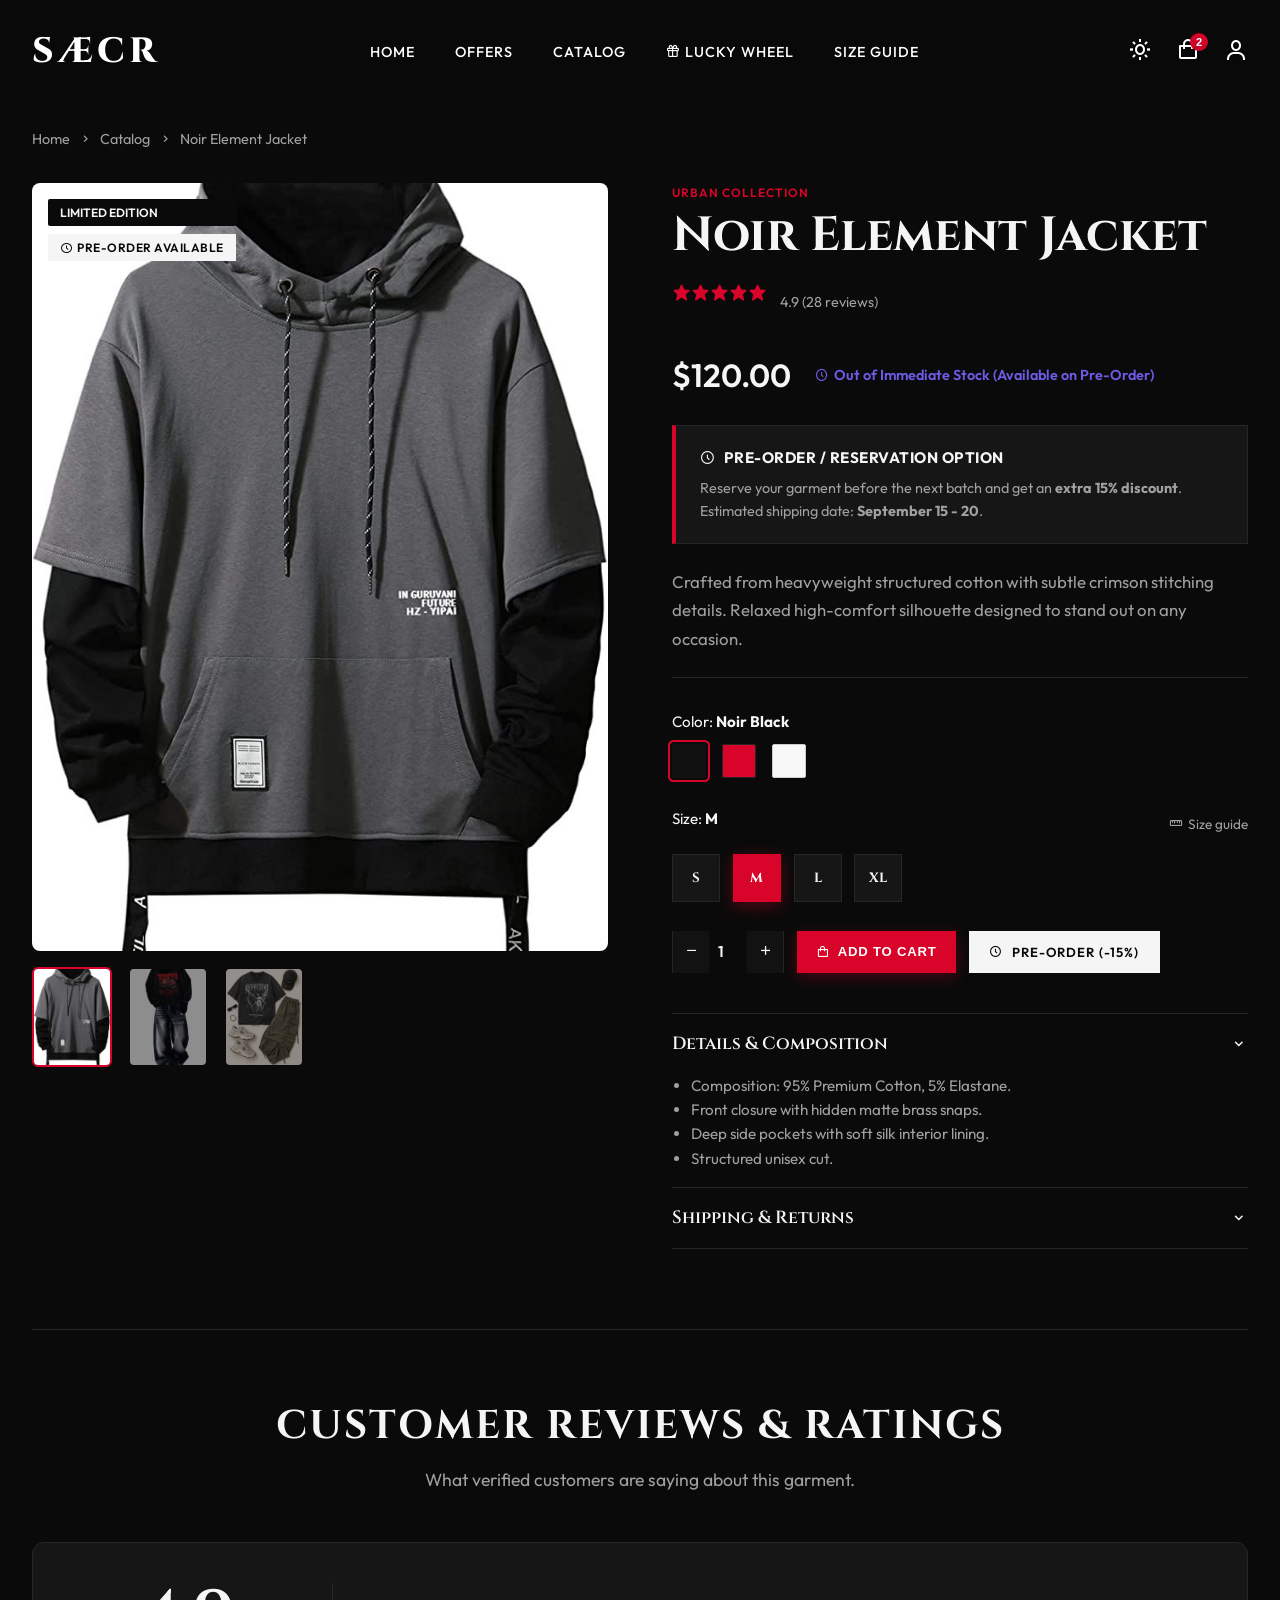
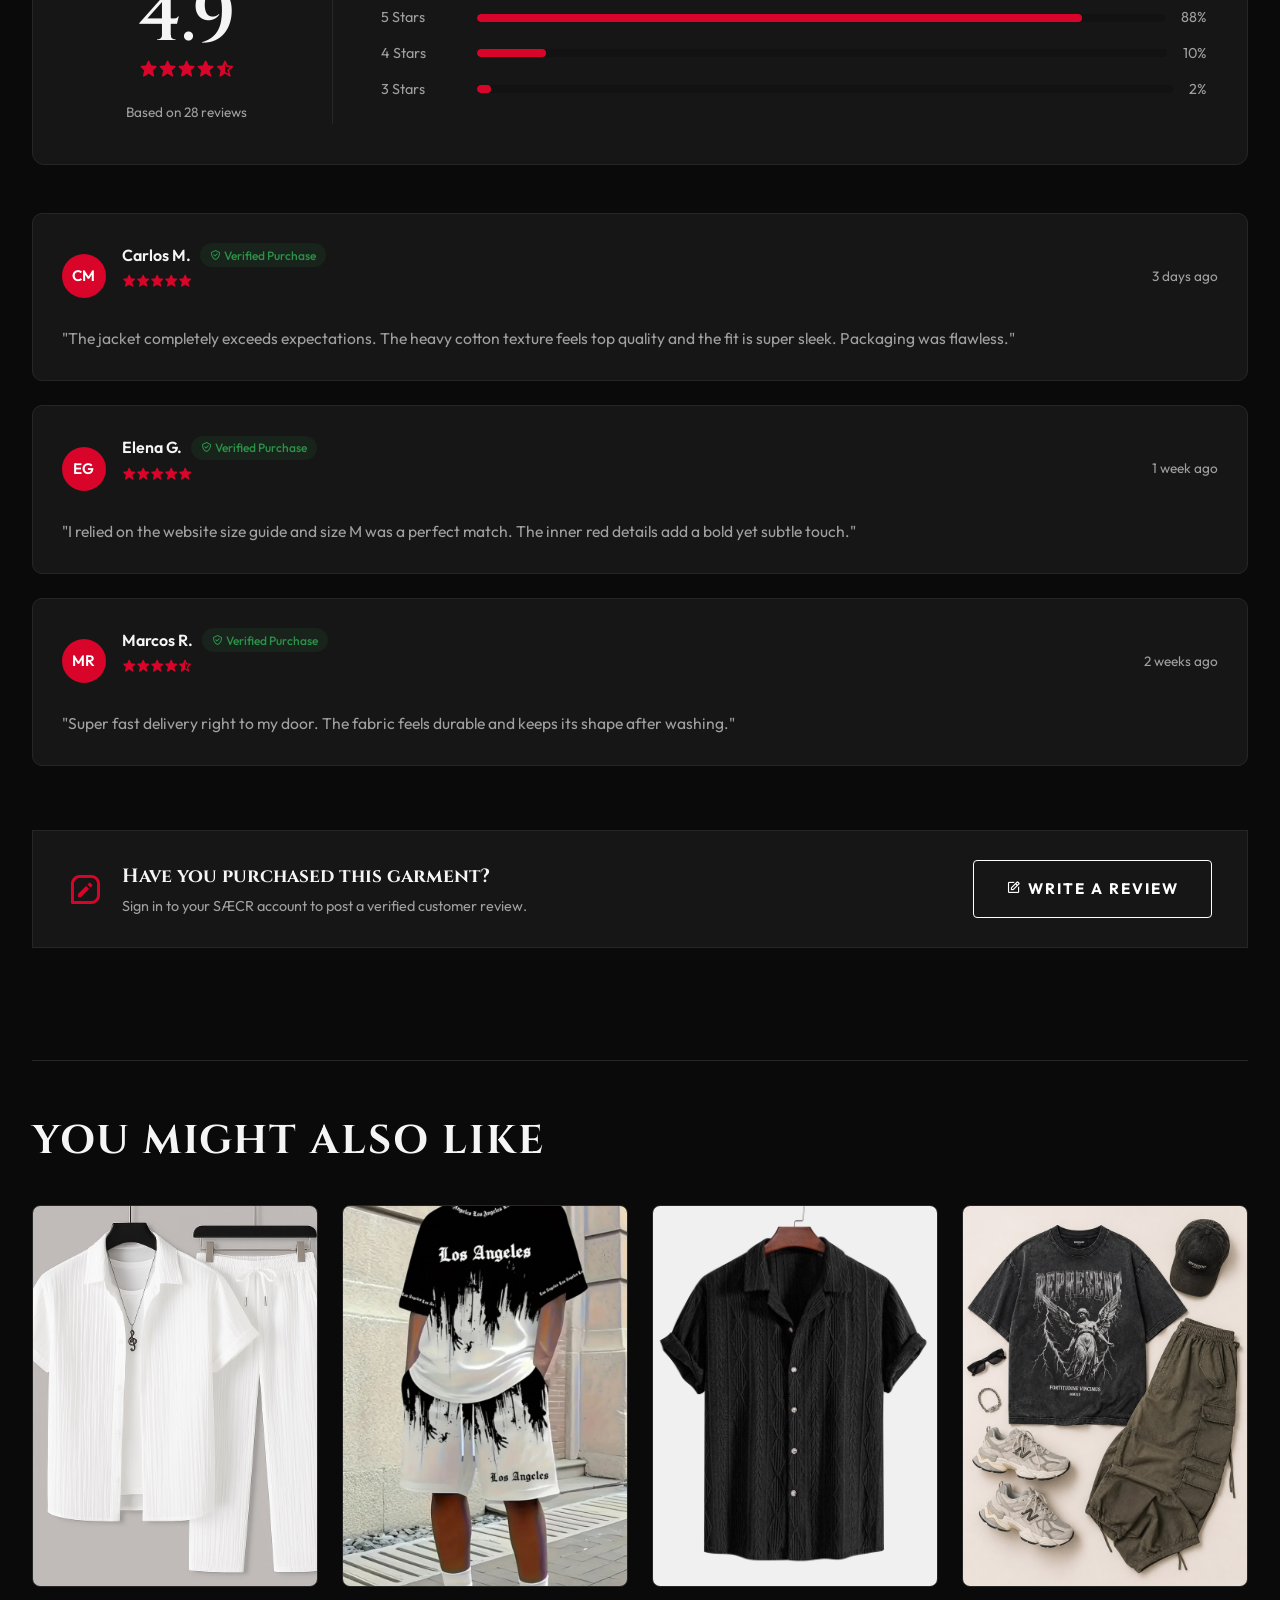
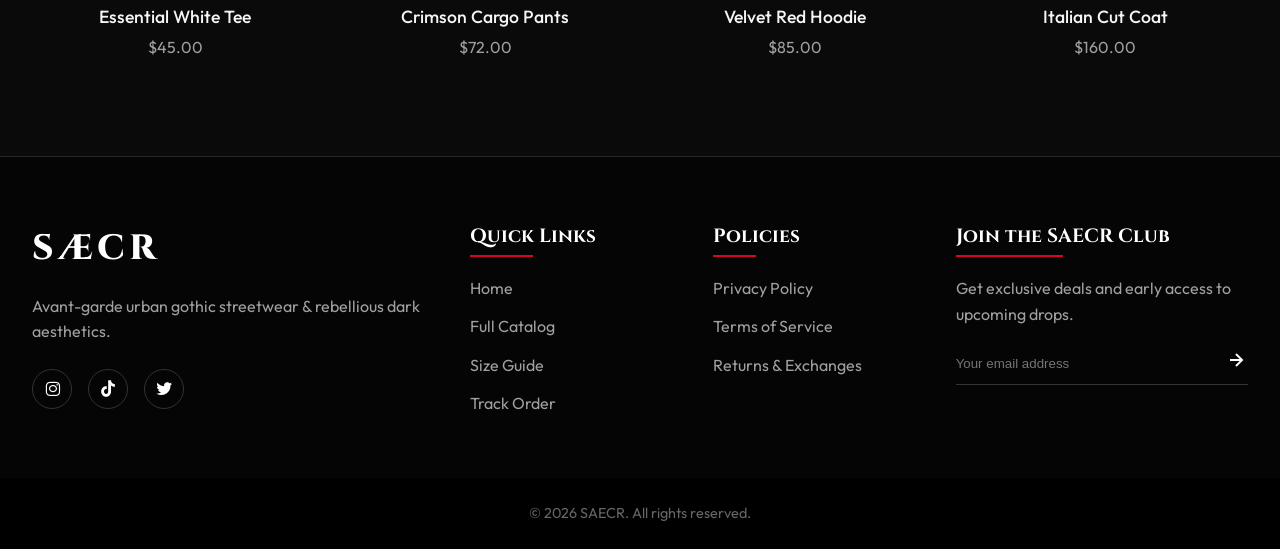
<file: producto.html>
<!DOCTYPE html>
<html lang="en">

<head>
    <meta charset="UTF-8">
    <meta name="viewport" content="width=device-width, initial-scale=1.0">
    <title>SAECR | Noir Element Jacket</title>
    <!-- Google Fonts -->
    <link rel="preconnect" href="https://fonts.googleapis.com">
    <link rel="preconnect" href="https://fonts.gstatic.com" crossorigin>
    <link
        href="https://fonts.googleapis.com/css2?family=Cinzel:wght@600;700;800;900&family=Outfit:wght@300;400;500;600;700;800&family=Playfair+Display:ital,wght@0,600;0,700;1,400&display=swap"
        rel="stylesheet">
    <!-- Boxicons -->
    <link href='https://unpkg.com/boxicons@2.1.4/css/boxicons.min.css' rel='stylesheet'>
    <link rel="stylesheet" href="styles.css">
</head>

<body class="dark-mode">
    <!-- Navigation -->
    <nav class="navbar scrolled" id="navbar">
        <div class="nav-container">
            <a href="index.html" class="logo gothic-logo">SÆCR</a>
            <ul class="nav-links">
                <li><a href="index.html#inicio">Home</a></li>
                <li><a href="index.html#ofertas">Offers</a></li>
                <li><a href="catalogo.html">Catalog</a></li>
                <li><a href="ruleta.html"><i class='bx bx-gift'></i> Lucky Wheel</a></li>
                <li><a href="tallas.html">Size Guide</a></li>
            </ul>
            <div class="nav-actions">
                <button id="theme-toggle" class="icon-btn" aria-label="Toggle theme">
                    <i class='bx bx-sun'></i>
                </button>
                <button class="icon-btn cart-toggle-btn" aria-label="Cart" id="cart-toggle">
                    <i class='bx bx-shopping-bag'></i>
                    <span class="cart-count-badge" id="cart-badge">2</span>
                </button>
                <a href="perfil.html" class="icon-btn" id="user-btn" title="My Account / Sign In">
                    <i class='bx bx-user'></i>
                </a>
                <button class="icon-btn mobile-toggle" id="mobile-toggle">
                    <i class='bx bx-menu'></i>
                </button>
            </div>
        </div>
    </nav>

    <!-- Mobile Menu Overlay -->
    <div class="mobile-menu" id="mobile-menu">
        <div class="mobile-menu-container">
            <ul class="mobile-links">
                <li><a href="index.html#inicio"><span class="link-label"><i class='bx bx-home-alt'></i> Home</span><i class='bx bx-chevron-right arrow-icon'></i></a></li>
                <li><a href="index.html#ofertas"><span class="link-label"><i class='bx bx-purchase-tag-alt'></i> Offers</span><i class='bx bx-chevron-right arrow-icon'></i></a></li>
                <li><a href="catalogo.html"><span class="link-label"><i class='bx bx-grid-alt'></i> Catalog</span><i class='bx bx-chevron-right arrow-icon'></i></a></li>
                <li><a href="ruleta.html"><span class="link-label"><i class='bx bx-gift'></i> Lucky Wheel</span><i class='bx bx-chevron-right arrow-icon'></i></a></li>
                <li><a href="tallas.html"><span class="link-label"><i class='bx bx-ruler'></i> Size Guide</span><i class='bx bx-chevron-right arrow-icon'></i></a></li>
            </ul>

            <div class="mobile-menu-footer">
                <a href="perfil.html" class="mobile-account-card">
                    <i class='bx bx-user-circle'></i>
                    <div class="account-card-info">
                        <strong>My Account</strong>
                        <span>Orders, Discounts & Wishlist</span>
                    </div>
                    <i class='bx bx-chevron-right'></i>
                </a>
                <div class="mobile-brand-tag">SÆCR — Urban Gothic Streetwear</div>
            </div>
        </div>
    </div>

    <!-- Product Detail Container -->
    <main class="section product-detail-section">
        <div class="container">
            <!-- Breadcrumbs -->
            <div class="breadcrumbs">
                <a href="index.html">Home</a> <i class='bx bx-chevron-right'></i>
                <a href="catalogo.html">Catalog</a> <i class='bx bx-chevron-right'></i>
                <span>Noir Element Jacket</span>
            </div>

            <div class="product-detail-layout">
                <!-- Left: Image Gallery -->
                <div class="product-gallery">
                    <div class="main-gallery-image">
                        <img id="main-product-img" src="img/811127fc3b06ed0d25fab4647ac7745e.jpg"
                            alt="Noir Element Jacket">
                        <div class="product-badges">
                            <span class="badge badge-new">Limited Edition</span>
                            <span class="badge badge-preorder"><i class='bx bx-time-five'></i> Pre-Order Available</span>
                        </div>
                    </div>
                    <div class="gallery-thumbnails">
                        <img class="thumb-img active" src="img/811127fc3b06ed0d25fab4647ac7745e.jpg" alt="View 1">
                        <img class="thumb-img" src="img/6410aaca8434f0db8516faca33340e44.jpg" alt="View 2">
                        <img class="thumb-img" src="img/489f96b5937737e738f3c1789f232bcb.jpg" alt="View 3">
                    </div>
                </div>

                <!-- Right: Product Purchase Info -->
                <div class="product-summary">
                    <span class="product-category-tag">Urban Collection</span>
                    <h1 class="detail-product-title">Noir Element Jacket</h1>

                    <div class="detail-product-rating">
                        <div class="stars">
                            <i class='bx bxs-star'></i><i class='bx bxs-star'></i><i class='bx bxs-star'></i><i
                                class='bx bxs-star'></i><i class='bx bxs-star'></i>
                        </div>
                        <span class="rating-text">4.9 (28 reviews)</span>
                    </div>

                    <div class="detail-price-box">
                        <span class="detail-price">$120.00</span>
                        <span class="stock-status preorder-stock"><i class='bx bx-time-five'></i> Out of Immediate Stock
                            (Available on Pre-Order)</span>
                    </div>

                    <!-- Pre-Order Notice Banner -->
                    <div class="preorder-notice-box">
                        <div class="preorder-notice-header">
                            <i class='bx bx-time-five'></i>
                            <strong>Pre-Order / Reservation Option</strong>
                        </div>
                        <p>Reserve your garment before the next batch and get an <strong>extra 15% discount</strong>. Estimated shipping date: <strong>September 15 - 20</strong>.</p>
                    </div>

                    <p class="detail-description">
                        Crafted from heavyweight structured cotton with subtle crimson stitching details. Relaxed high-comfort silhouette designed to stand out on any occasion.
                    </p>

                    <!-- Color Selector -->
                    <div class="option-group">
                        <label class="option-label">Color: <strong id="selected-color">Noir Black</strong></label>
                        <div class="color-options">
                            <button class="color-swatch active" data-color="Noir Black"
                                style="background-color: #111;"></button>
                            <button class="color-swatch" data-color="Crimson Red"
                                style="background-color: #d90429;"></button>
                            <button class="color-swatch" data-color="Ivory White"
                                style="background-color: #f8f8f8; border: 1px solid #ccc;"></button>
                        </div>
                    </div>

                    <!-- Size Selector -->
                    <div class="option-group">
                        <div class="option-label-header">
                            <label class="option-label">Size: <strong id="selected-size">M</strong></label>
                            <button type="button" class="size-guide-btn" id="open-size-modal"><i
                                    class='bx bx-ruler'></i> Size guide</button>
                        </div>
                        <div class="size-options">
                            <button class="size-btn" data-size="S">S</button>
                            <button class="size-btn active" data-size="M">M</button>
                            <button class="size-btn" data-size="L">L</button>
                            <button class="size-btn" data-size="XL">XL</button>
                        </div>
                    </div>

                    <!-- Quantity & Purchase Actions -->
                    <div class="purchase-actions">
                        <div class="quantity-selector">
                            <button class="qty-btn" id="qty-minus"><i class='bx bx-minus'></i></button>
                            <input type="number" id="qty-input" value="1" min="1" max="10" readonly>
                            <button class="qty-btn" id="qty-plus"><i class='bx bx-plus'></i></button>
                        </div>

                        <button class="btn btn-primary add-to-cart-large" id="detail-add-cart">
                            <i class='bx bx-shopping-bag'></i> Add to Cart
                        </button>
                        <button class="btn btn-preorder" id="detail-preorder-btn">
                            <i class='bx bx-time-five'></i> Pre-Order (-15%)
                        </button>
                    </div>

                    <!-- Product Accordions -->
                    <div class="product-accordions">
                        <details class="accordion-item" open>
                            <summary class="accordion-title">
                                <span>Details & Composition</span>
                                <i class='bx bx-chevron-down'></i>
                            </summary>
                            <div class="accordion-content">
                                <ul>
                                    <li>Composition: 95% Premium Cotton, 5% Elastane.</li>
                                    <li>Front closure with hidden matte brass snaps.</li>
                                    <li>Deep side pockets with soft silk interior lining.</li>
                                    <li>Structured unisex cut.</li>
                                </ul>
                            </div>
                        </details>

                        <details class="accordion-item">
                            <summary class="accordion-title">
                                <span>Shipping & Returns</span>
                                <i class='bx bx-chevron-down'></i>
                            </summary>
                            <div class="accordion-content">
                                <p>Free standard shipping on orders over $100. Estimated delivery within 2 to 4 business days. Free returns and size exchanges within 30 days.</p>
                            </div>
                        </details>
                    </div>
                </div>
            </div>

            <!-- Customer Reviews & Comments Section (Placed First) -->
            <section class="detail-reviews-section" id="resenas">
                <div class="section-header center">
                    <h2 class="section-title">Customer Reviews & Ratings</h2>
                    <p class="section-subtitle">What verified customers are saying about this garment.</p>
                </div>

                <div class="reviews-summary-wrapper">
                    <div class="rating-overview-card">
                        <span class="big-rating-number">4.9</span>
                        <div class="stars">
                            <i class='bx bxs-star'></i><i class='bx bxs-star'></i><i class='bx bxs-star'></i><i
                                class='bx bxs-star'></i><i class='bx bxs-star-half'></i>
                        </div>
                        <span class="total-reviews-count">Based on 28 reviews</span>
                    </div>

                    <div class="rating-bars-box">
                        <div class="bar-row">
                            <span>5 Stars</span>
                            <div class="bar-track">
                                <div class="bar-fill" style="width: 88%;"></div>
                            </div>
                            <span>88%</span>
                        </div>
                        <div class="bar-row">
                            <span>4 Stars</span>
                            <div class="bar-track">
                                <div class="bar-fill" style="width: 10%;"></div>
                            </div>
                            <span>10%</span>
                        </div>
                        <div class="bar-row">
                            <span>3 Stars</span>
                            <div class="bar-track">
                                <div class="bar-fill" style="width: 2%;"></div>
                            </div>
                            <span>2%</span>
                        </div>
                    </div>
                </div>

                <!-- Individual Customer Reviews List -->
                <div class="reviews-list-container">
                    <div class="review-item">
                        <div class="review-header">
                            <div class="user-avatar">CM</div>
                            <div class="review-user-meta">
                                <h4>Carlos M. <span class="verified-badge"><i class='bx bx-check-shield'></i> Verified Purchase</span></h4>
                                <div class="stars small-stars">
                                    <i class='bx bxs-star'></i><i class='bx bxs-star'></i><i class='bx bxs-star'></i><i
                                        class='bx bxs-star'></i><i class='bx bxs-star'></i>
                                </div>
                            </div>
                            <span class="review-date">3 days ago</span>
                        </div>
                        <p class="review-comment">"The jacket completely exceeds expectations. The heavy cotton texture feels top quality and the fit is super sleek. Packaging was flawless."</p>
                    </div>

                    <div class="review-item">
                        <div class="review-header">
                            <div class="user-avatar">EG</div>
                            <div class="review-user-meta">
                                <h4>Elena G. <span class="verified-badge"><i class='bx bx-check-shield'></i> Verified Purchase</span></h4>
                                <div class="stars small-stars">
                                    <i class='bx bxs-star'></i><i class='bx bxs-star'></i><i class='bx bxs-star'></i><i
                                        class='bx bxs-star'></i><i class='bx bxs-star'></i>
                                </div>
                            </div>
                            <span class="review-date">1 week ago</span>
                        </div>
                        <p class="review-comment">"I relied on the website size guide and size M was a perfect match. The inner red details add a bold yet subtle touch."</p>
                    </div>

                    <div class="review-item">
                        <div class="review-header">
                            <div class="user-avatar">MR</div>
                            <div class="review-user-meta">
                                <h4>Marcos R. <span class="verified-badge"><i class='bx bx-check-shield'></i> Verified Purchase</span></h4>
                                <div class="stars small-stars">
                                    <i class='bx bxs-star'></i><i class='bx bxs-star'></i><i class='bx bxs-star'></i><i
                                        class='bx bxs-star'></i><i class='bx bxs-star-half'></i>
                                </div>
                            </div>
                            <span class="review-date">2 weeks ago</span>
                        </div>
                        <p class="review-comment">"Super fast delivery right to my door. The fabric feels durable and keeps its shape after washing."</p>
                    </div>
                </div>

                <!-- Write Review Action Card (Requires Sign In) -->
                <div class="write-review-prompt-card">
                    <div class="prompt-text">
                        <i class='bx bx-message-square-edit'></i>
                        <div>
                            <h3>Have you purchased this garment?</h3>
                            <p>Sign in to your SÆCR account to post a verified customer review.</p>
                        </div>
                    </div>
                    <a href="perfil.html" class="btn btn-outline" id="open-review-btn">
                        <i class='bx bx-edit'></i> Write a Review
                    </a>
                </div>
            </section>

            <!-- Related Products (Placed at the Bottom) -->
            <section class="related-products-section" style="margin-top: 5rem; padding-top: 3rem; border-top: 1px solid var(--border-color);">
                <h2 class="section-title">You Might Also Like</h2>
                <div class="product-grid catalog-grid-layout" style="margin-top: 2rem;">
                    <!-- Product Card -->
                    <div class="product-card">
                        <div class="product-image-wrapper">
                            <a href="producto.html"><img src="img/92c0b1f370799be083c30d45b7eeafc8.jpg"
                                    alt="Essential White Tee" class="product-img"></a>
                            <button class="add-to-cart-btn"><i class='bx bx-shopping-bag'></i> Add to Cart</button>
                        </div>
                        <div class="product-info">
                            <h3 class="product-name"><a href="producto.html">Essential White Tee</a></h3>
                            <p class="product-price">$45.00</p>
                        </div>
                    </div>
                    <!-- Product Card -->
                    <div class="product-card">
                        <div class="product-image-wrapper">
                            <a href="producto.html"><img src="img/ae776e731c3643b9effc28e7f2017b68.jpg"
                                    alt="Crimson Cargo Pants" class="product-img"></a>
                            <button class="add-to-cart-btn"><i class='bx bx-shopping-bag'></i> Add to Cart</button>
                        </div>
                        <div class="product-info">
                            <h3 class="product-name"><a href="producto.html">Crimson Cargo Pants</a></h3>
                            <p class="product-price">$72.00</p>
                        </div>
                    </div>
                    <!-- Product Card -->
                    <div class="product-card">
                        <div class="product-image-wrapper">
                            <a href="producto.html"><img src="img/bb1aa6fafc914b858361d48c7322bf22.jpg"
                                    alt="Velvet Red Hoodie" class="product-img"></a>
                            <button class="add-to-cart-btn"><i class='bx bx-shopping-bag'></i> Add to Cart</button>
                        </div>
                        <div class="product-info">
                            <h3 class="product-name"><a href="producto.html">Velvet Red Hoodie</a></h3>
                            <p class="product-price">$85.00</p>
                        </div>
                    </div>
                    <!-- Product Card -->
                    <div class="product-card">
                        <div class="product-image-wrapper">
                            <a href="producto.html"><img src="img/489f96b5937737e738f3c1789f232bcb.jpg"
                                    alt="Italian Cut Coat" class="product-img"></a>
                            <button class="add-to-cart-btn"><i class='bx bx-shopping-bag'></i> Add to Cart</button>
                        </div>
                        <div class="product-info">
                            <h3 class="product-name"><a href="producto.html">Italian Cut Coat</a></h3>
                            <p class="product-price">$160.00</p>
                        </div>
                    </div>
                </div>
            </section>
        </div>
    </main>

    <!-- Size Guide Quick Pop-up Modal -->
    <div class="modal-overlay" id="size-modal-overlay"></div>
    <div class="size-modal" id="size-modal">
        <div class="modal-header">
            <h3><i class='bx bx-ruler'></i> SAECR Size Guide & Charts</h3>
            <button class="modal-close-btn" id="close-size-modal"><i class='bx bx-x'></i></button>
        </div>
        <div class="modal-body">
            <!-- Modal Category Tabs -->
            <div class="modal-tabs">
                <button type="button" class="modal-tab-btn active" data-tab="modal-top">Tops & Jackets</button>
                <button type="button" class="modal-tab-btn" data-tab="modal-bottom">Pants & Bottoms</button>
            </div>

            <!-- Table 1: Tops -->
            <div class="modal-tab-content active" id="modal-top">
                <table class="modal-size-table">
                    <thead>
                        <tr>
                            <th>Size</th>
                            <th>Chest (cm)</th>
                            <th>Waist (cm)</th>
                            <th>Shoulder (cm)</th>
                            <th>Length (cm)</th>
                        </tr>
                    </thead>
                    <tbody>
                        <tr>
                            <td><strong>S</strong></td>
                            <td>90 - 94</td>
                            <td>76 - 80</td>
                            <td>44</td>
                            <td>68</td>
                        </tr>
                        <tr>
                            <td><strong>M</strong></td>
                            <td>94 - 98</td>
                            <td>80 - 84</td>
                            <td>46</td>
                            <td>70</td>
                        </tr>
                        <tr>
                            <td><strong>L</strong></td>
                            <td>98 - 104</td>
                            <td>84 - 90</td>
                            <td>48</td>
                            <td>72</td>
                        </tr>
                        <tr>
                            <td><strong>XL</strong></td>
                            <td>104 - 110</td>
                            <td>90 - 96</td>
                            <td>50</td>
                            <td>74</td>
                        </tr>
                    </tbody>
                </table>
            </div>

            <!-- Table 2: Bottoms -->
            <div class="modal-tab-content" id="modal-bottom">
                <table class="modal-size-table">
                    <thead>
                        <tr>
                            <th>Equiv. Size</th>
                            <th>Waist (cm)</th>
                            <th>Hips (cm)</th>
                            <th>Inseam (cm)</th>
                        </tr>
                    </thead>
                    <tbody>
                        <tr>
                            <td><strong>38 (S)</strong></td>
                            <td>76 - 80</td>
                            <td>92 - 96</td>
                            <td>102</td>
                        </tr>
                        <tr>
                            <td><strong>40 (M)</strong></td>
                            <td>80 - 84</td>
                            <td>96 - 100</td>
                            <td>104</td>
                        </tr>
                        <tr>
                            <td><strong>42 (L)</strong></td>
                            <td>84 - 88</td>
                            <td>100 - 104</td>
                            <td>106</td>
                        </tr>
                        <tr>
                            <td><strong>44 (XL)</strong></td>
                            <td>88 - 92</td>
                            <td>104 - 108</td>
                            <td>108</td>
                        </tr>
                    </tbody>
                </table>
            </div>

            <div class="modal-footer-cta">
                <p>Want to use the calculator to get your precise size recommendation?</p>
                <a href="tallas.html" class="btn btn-primary btn-sm"><i class='bx bx-calculator'></i> Go to Full Calculator</a>
            </div>
        </div>
    </div>

    <!-- Side Shopping Cart Drawer -->
    <div class="cart-overlay" id="cart-overlay"></div>
    <aside class="cart-drawer" id="cart-drawer">
        <div class="cart-drawer-header">
            <h3><i class='bx bx-shopping-bag'></i> My Cart (<span id="cart-drawer-count">2</span>)</h3>
            <button class="close-cart-btn" id="close-cart"><i class='bx bx-x'></i></button>
        </div>

        <div class="cart-drawer-items" id="cart-drawer-items">
            <!-- Item 1 -->
            <div class="cart-item">
                <a href="producto.html"><img src="img/811127fc3b06ed0d25fab4647ac7745e.jpg" alt="Noir Element Jacket"
                        class="cart-item-img"></a>
                <div class="cart-item-details">
                    <span class="cart-item-category">Urban Collection</span>
                    <h4 class="cart-item-title"><a href="producto.html">Noir Element Jacket</a></h4>
                    <span class="cart-item-meta">Size: <strong>M</strong> | Color: <strong>Noir Black</strong></span>
                    <span class="cart-item-meta">Ref: #SAE-811</span>
                    <div class="cart-item-price-row">
                        <span class="cart-item-price">$120.00</span>
                        <div class="cart-item-qty">
                            <button class="item-qty-btn decrease-qty"><i class='bx bx-minus'></i></button>
                            <span class="item-qty">1</span>
                            <button class="item-qty-btn increase-qty"><i class='bx bx-plus'></i></button>
                        </div>
                    </div>
                    <a href="producto.html" class="cart-view-detail-btn"><i class='bx bx-show-alt'></i> View full details</a>
                </div>
                <button class="remove-item-btn" title="Remove"><i class='bx bx-trash'></i></button>
            </div>

            <!-- Item 2 -->
            <div class="cart-item">
                <a href="producto.html"><img src="img/92c0b1f370799be083c30d45b7eeafc8.jpg"
                        alt="Essential White Tee" class="cart-item-img"></a>
                <div class="cart-item-details">
                    <span class="cart-item-category">SAECR Basics</span>
                    <h4 class="cart-item-title"><a href="producto.html">Essential White Tee</a></h4>
                    <span class="cart-item-meta">Size: <strong>L</strong> | Color: <strong>Ivory White</strong></span>
                    <span class="cart-item-meta">Ref: #SAE-92c</span>
                    <div class="cart-item-price-row">
                        <span class="cart-item-price">$45.00</span>
                        <div class="cart-item-qty">
                            <button class="item-qty-btn decrease-qty"><i class='bx bx-minus'></i></button>
                            <span class="item-qty">1</span>
                            <button class="item-qty-btn increase-qty"><i class='bx bx-plus'></i></button>
                        </div>
                    </div>
                    <a href="producto.html" class="cart-view-detail-btn"><i class='bx bx-show-alt'></i> View full details</a>
                </div>
                <button class="remove-item-btn" title="Remove"><i class='bx bx-trash'></i></button>
            </div>
        </div>

        <div class="cart-drawer-footer">
            <div class="cart-summary-line">
                <span>Subtotal</span>
                <strong id="cart-subtotal">$165.00</strong>
            </div>
            <div class="cart-summary-line">
                <span>Shipping</span>
                <span class="free-shipping-tag">Free</span>
            </div>
            <p class="cart-tax-notice">Taxes calculated at checkout.</p>

            <button class="btn btn-primary checkout-btn">Proceed to Checkout <i class='bx bx-right-arrow-alt'></i></button>
            <a href="catalogo.html" class="continue-shopping">Continue Shopping</a>
        </div>
    </aside>

    <!-- Footer -->
    <footer class="footer">
        <div class="container footer-grid">
            <div class="footer-brand">
                <h2 class="logo gothic-logo">SÆCR</h2>
                <p>Avant-garde urban gothic streetwear & rebellious dark aesthetics.</p>
                <div class="social-links">
                    <a href="#"><i class='bx bxl-instagram'></i></a>
                    <a href="#"><i class='bx bxl-tiktok'></i></a>
                    <a href="#"><i class='bx bxl-twitter'></i></a>
                </div>
            </div>
            <div class="footer-links">
                <h3>Quick Links</h3>
                <ul>
                    <li><a href="index.html#inicio">Home</a></li>
                    <li><a href="catalogo.html">Full Catalog</a></li>
                    <li><a href="index.html#tallas">Size Guide</a></li>
                    <li><a href="#">Track Order</a></li>
                </ul>
            </div>
            <div class="footer-links">
                <h3>Policies</h3>
                <ul>
                    <li><a href="terminos.html#privacidad" target="_blank">Privacy Policy</a></li>
                    <li><a href="terminos.html" target="_blank">Terms of Service</a></li>
                    <li><a href="terminos.html#garantia" target="_blank">Returns & Exchanges</a></li>
                </ul>
            </div>
            <div class="footer-newsletter">
                <h3>Join the SAECR Club</h3>
                <p>Get exclusive deals and early access to upcoming drops.</p>
                <form class="newsletter-form">
                    <input type="email" placeholder="Your email address" required>
                    <button type="submit"><i class='bx bx-right-arrow-alt'></i></button>
                </form>
            </div>
        </div>
        <div class="footer-bottom">
            <p>&copy; 2026 SAECR. All rights reserved.</p>
        </div>
        <!-- Login & Register Modal -->
        <div class="modal-overlay" id="auth-modal-overlay"></div>
        <div class="auth-modal" id="auth-modal">
            <div class="modal-header">
                <h3><i class='bx bx-user-circle'></i> Customer Account</h3>
                <button class="modal-close-btn" id="close-auth-modal"><i class='bx bx-x'></i></button>
            </div>
            <div class="modal-body">
                <div class="auth-tabs">
                    <button type="button" class="auth-tab-btn active" data-auth-tab="login-form">Sign In</button>
                    <button type="button" class="auth-tab-btn" data-auth-tab="register-form">Create Account</button>
                </div>

                <!-- Login Form -->
                <div class="auth-tab-pane active" id="login-form">
                    <button type="button" class="btn btn-google" id="google-login-btn">
                        <svg width="20" height="20" viewBox="0 0 18 18">
                            <path fill="#4285F4"
                                d="M17.64 9.2c0-.637-.057-1.251-.164-1.84H9v3.481h4.844c-.209 1.125-.843 2.078-1.796 2.717v2.259h2.908c1.702-1.567 2.684-3.874 2.684-6.617z" />
                            <path fill="#34A853"
                                d="M9 18c2.43 0 4.467-.806 5.956-2.18l-2.908-2.259c-.806.54-1.837.86-3.048.86-2.344 0-4.328-1.584-5.036-3.711H.957v2.332A8.997 8.997 0 0 0 9 18z" />
                            <path fill="#FBBC05"
                                d="M3.964 10.71A5.41 5.41 0 0 1 3.682 9c0-.593.102-1.17.282-1.71V4.958H.957A8.996 8.996 0 0 0 0 9c0 1.452.348 2.827.957 4.042l3.007-2.332z" />
                            <path fill="#EA4335"
                                d="M9 3.58c1.321 0 2.508.454 3.44 1.345l2.582-2.58C13.463.891 11.426 0 9 0A8.997 8.997 0 0 0 .957 4.958L3.964 7.29C4.672 5.163 6.656 3.58 9 3.58z" />
                        </svg>
                        <span>Continue with Google</span>
                    </button>
                    <div class="auth-divider"><span>or with your email</span></div>
                    <form class="auth-form" id="login-form-element">
                        <div class="input-group">
                            <label>Email Address</label>
                            <input type="email" placeholder="example@email.com" required>
                        </div>
                        <div class="input-group">
                            <label>Password</label>
                            <input type="password" placeholder="Your password" required>
                        </div>
                        <div class="auth-options-row">
                            <label class="remember-me">
                                <input type="checkbox" checked> Remember me
                            </label>
                            <a href="#" class="forgot-pass-link">Forgot password?</a>
                        </div>
                        <button type="submit" class="btn btn-primary auth-submit-btn">Sign In to My Account</button>
                    </form>
                </div>

                <!-- Register Form -->
                <div class="auth-tab-pane" id="register-form">
                    <button type="button" class="btn btn-google" id="google-register-btn">
                        <svg width="20" height="20" viewBox="0 0 18 18">
                            <path fill="#4285F4"
                                d="M17.64 9.2c0-.637-.057-1.251-.164-1.84H9v3.481h4.844c-.209 1.125-.843 2.078-1.796 2.717v2.259h2.908c1.702-1.567 2.684-3.874 2.684-6.617z" />
                            <path fill="#34A853"
                                d="M9 18c2.43 0 4.467-.806 5.956-2.18l-2.908-2.259c-.806.54-1.837.86-3.048.86-2.344 0-4.328-1.584-5.036-3.711H.957v2.332A8.997 8.997 0 0 0 9 18z" />
                            <path fill="#FBBC05"
                                d="M3.964 10.71A5.41 5.41 0 0 1 3.682 9c0-.593.102-1.17.282-1.71V4.958H.957A8.996 8.996 0 0 0 0 9c0 1.452.348 2.827.957 4.042l3.007-2.332z" />
                            <path fill="#EA4335"
                                d="M9 3.58c1.321 0 2.508.454 3.44 1.345l2.582-2.58C13.463.891 11.426 0 9 0A8.997 8.997 0 0 0 .957 4.958L3.964 7.29C4.672 5.163 6.656 3.58 9 3.58z" />
                        </svg>
                        <span>Sign up with Google</span>
                    </button>
                    <div class="auth-divider"><span>or complete your details</span></div>
                    <form class="auth-form" id="register-form-element">
                        <div class="input-group">
                            <label>Full Name</label>
                            <input type="text" placeholder="Your full name" required>
                        </div>
                        <div class="input-group">
                            <label>Email Address</label>
                            <input type="email" placeholder="example@email.com" required>
                        </div>
                        <div class="input-group">
                            <label>Password</label>
                            <input type="password" placeholder="Minimum 8 characters" required>
                        </div>
                        <div class="auth-options-row">
                            <label class="remember-me">
                                <input type="checkbox" id="terms-checkbox" required disabled>
                                <span>I have read and agree to the <a href="#" class="terms-link" id="open-terms-btn">Terms & Conditions</a></span>
                            </label>
                        </div>
                        <button type="submit" class="btn btn-primary auth-submit-btn">Create My Account</button>
                    </form>
                </div>
            </div>
        </div>

        <!-- Terms & Conditions Modal -->
        <div class="modal-overlay" id="terms-modal-overlay"></div>
        <div class="terms-modal" id="terms-modal">
            <div class="modal-header">
                <h3><i class='bx bx-file'></i> SAECR Terms of Service</h3>
                <button class="modal-close-btn" id="close-terms-modal"><i class='bx bx-x'></i></button>
            </div>
            <div class="modal-body" id="terms-modal-body" style="max-height: 320px; overflow-y: auto; padding: 1.5rem; border: 1px solid var(--border-color); border-radius: 8px; margin: 1.2rem 1.8rem;">
                <h4>1. Account Registration & Security</h4>
                <p>By registering on SAECR, you guarantee to provide truthful information for the accurate processing of your orders, purchases, and pre-order reservations. You are responsible for keeping your credentials safe.</p>

                <h4>2. Pre-Order & Reservation Policies</h4>
                <p>Purchases made under the <strong>Pre-Order</strong> category correspond to limited-edition boutique workshop garments. Estimated shipping dates are clearly displayed upon order confirmation.</p>

                <h4>3. Shipping & Satisfaction Guarantee</h4>
                <p>All shipments include real-time tracking. You have 30 continuous days following receipt to request size exchanges or returns at no additional management fee.</p>

                <h4>4. Data Protection & Privacy</h4>
                <p>Your personal details and financial transactions are encrypted and secured under strict 256-bit SSL cybersecurity and PCI-DSS Level 1 international standards.</p>

                <h4>5. Mandatory Confirmation</h4>
                <p>By clicking the acceptance button at the bottom of this document, you confirm that you have read this agreement in full and consent to comply with SAECR policies.</p>
            </div>
            <div class="modal-footer" style="padding: 1.2rem 1.8rem; border-top: 1px solid var(--border-color); display: flex; justify-content: space-between; align-items: center; gap: 1rem;">
                <small id="scroll-prompt-text" style="color: var(--primary-color); font-size: 0.82rem; font-weight: 500;"><i class='bx bx-down-arrow-alt bx-bounce'></i> Scroll to the bottom to enable acceptance</small>
                <button type="button" class="btn btn-primary btn-sm" id="accept-terms-btn" disabled style="min-width: 170px; opacity: 0.5; cursor: not-allowed;"><i class='bx bx-lock-alt'></i> Accept Terms</button>
            </div>
        </div>

        <script src="script.js"></script>
        <script src="producto.js"></script>
</body>

</html>
</file>
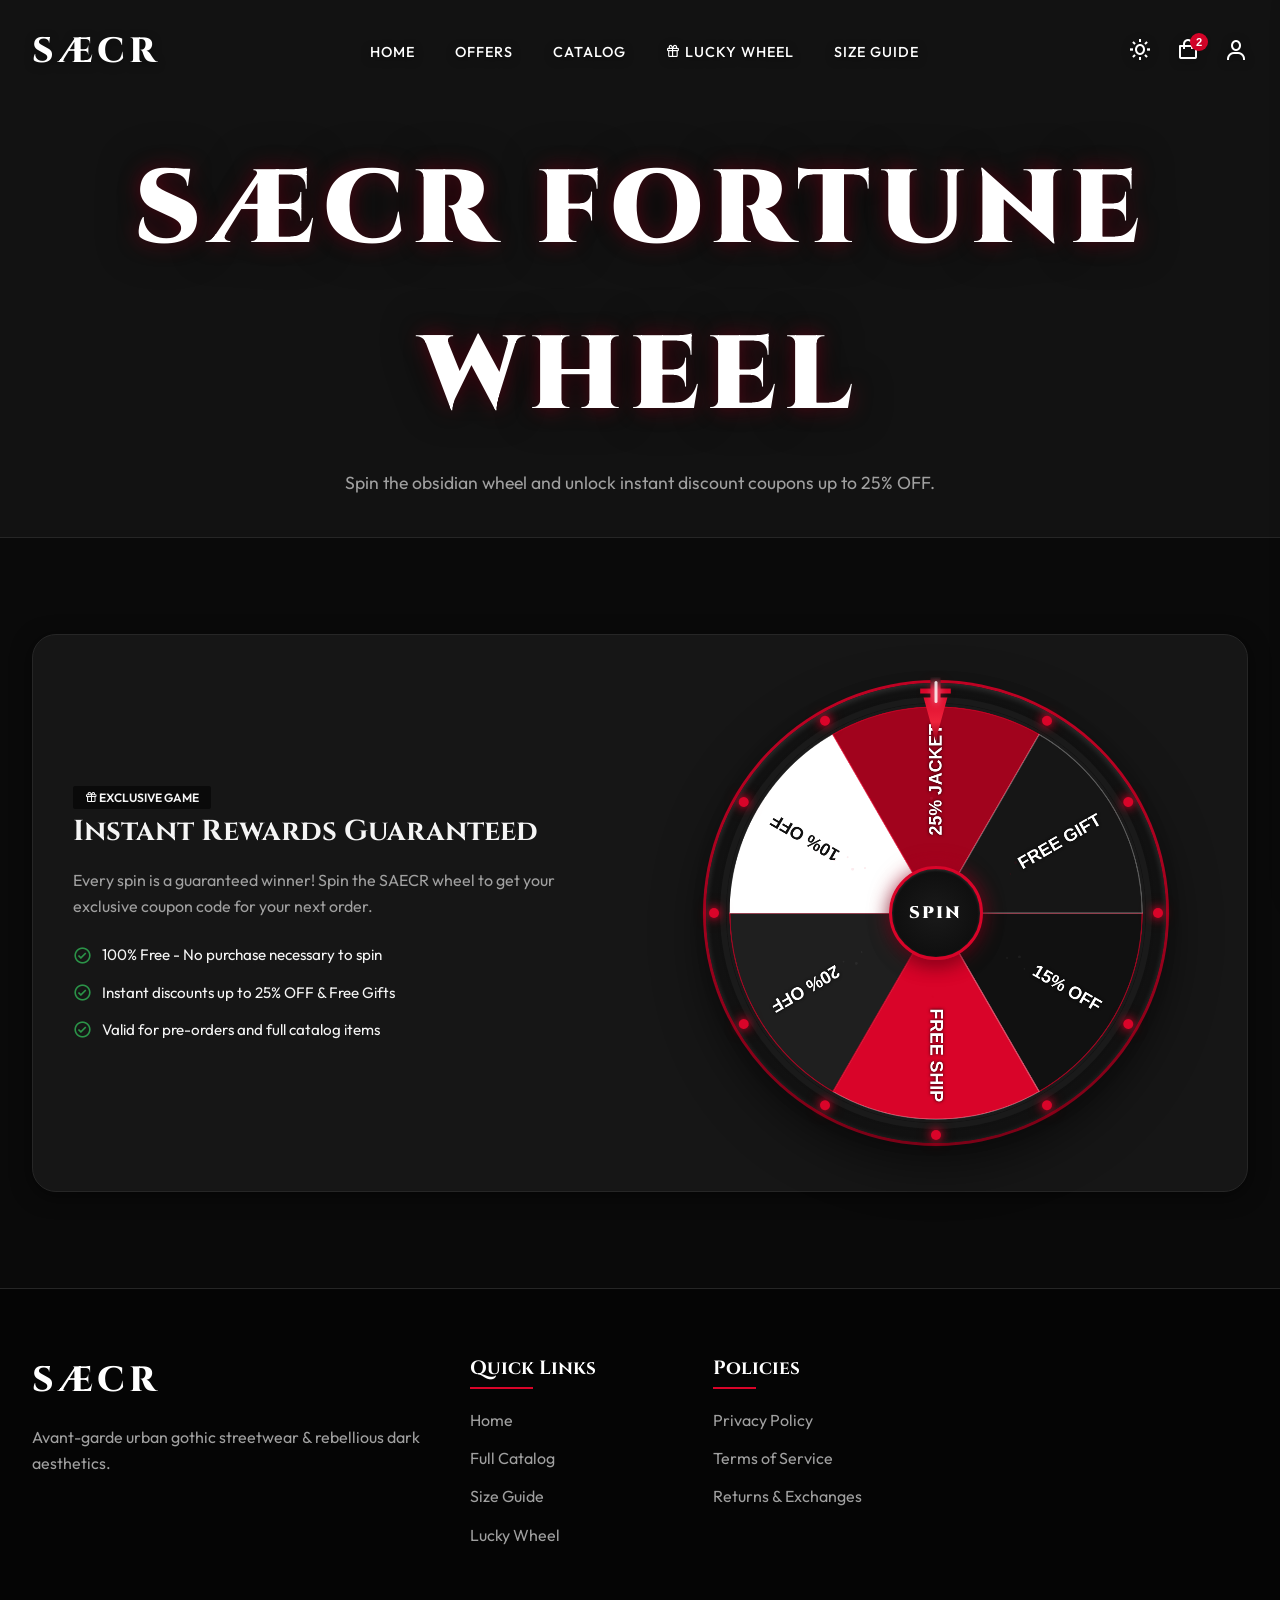
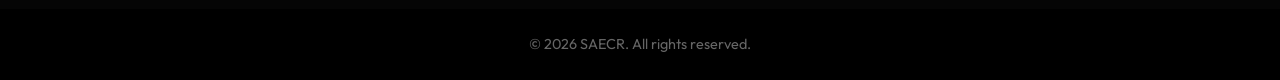
<file: ruleta.html>
<!DOCTYPE html>
<html lang="en">

<head>
    <meta charset="UTF-8">
    <meta name="viewport" content="width=device-width, initial-scale=1.0">
    <title>SAECR | Spin & Win Lucky Wheel</title>
    <!-- Google Fonts -->
    <link rel="preconnect" href="https://fonts.googleapis.com">
    <link rel="preconnect" href="https://fonts.gstatic.com" crossorigin>
    <link
        href="https://fonts.googleapis.com/css2?family=Cinzel:wght@600;700;800;900&family=Outfit:wght@300;400;500;600;700;800&family=Playfair+Display:ital,wght@0,600;0,700;1,400&display=swap"
        rel="stylesheet">
    <!-- Boxicons -->
    <link href='https://unpkg.com/boxicons@2.1.4/css/boxicons.min.css' rel='stylesheet'>
    <link rel="stylesheet" href="styles.css">
</head>

<body class="dark-mode">
    <!-- Navigation -->
    <nav class="navbar scrolled" id="navbar">
        <div class="nav-container">
            <a href="index.html" class="logo gothic-logo">SÆCR</a>
            <ul class="nav-links">
                <li><a href="index.html#inicio">Home</a></li>
                <li><a href="index.html#ofertas">Offers</a></li>
                <li><a href="catalogo.html">Catalog</a></li>
                <li><a href="ruleta.html" class="active"><i class='bx bx-gift'></i> Lucky Wheel</a></li>
                <li><a href="tallas.html">Size Guide</a></li>
            </ul>
            <div class="nav-actions">
                <button id="theme-toggle" class="icon-btn" aria-label="Toggle theme">
                    <i class='bx bx-sun'></i>
                </button>
                <button class="icon-btn cart-toggle-btn" aria-label="Cart" id="cart-toggle">
                    <i class='bx bx-shopping-bag'></i>
                    <span class="cart-count-badge">2</span>
                </button>
                <a href="perfil.html" class="icon-btn" id="user-btn" title="My Account / Sign In">
                    <i class='bx bx-user'></i>
                </a>
                <button class="icon-btn mobile-toggle" id="mobile-toggle">
                    <i class='bx bx-menu'></i>
                </button>
            </div>
        </div>
    </nav>

    <!-- Mobile Menu Overlay -->
    <div class="mobile-menu" id="mobile-menu">
        <div class="mobile-menu-container">
            <ul class="mobile-links">
                <li><a href="index.html#inicio"><span class="link-label"><i class='bx bx-home-alt'></i> Home</span><i class='bx bx-chevron-right arrow-icon'></i></a></li>
                <li><a href="index.html#ofertas"><span class="link-label"><i class='bx bx-purchase-tag-alt'></i> Offers</span><i class='bx bx-chevron-right arrow-icon'></i></a></li>
                <li><a href="catalogo.html"><span class="link-label"><i class='bx bx-grid-alt'></i> Catalog</span><i class='bx bx-chevron-right arrow-icon'></i></a></li>
                <li><a href="ruleta.html" class="active"><span class="link-label"><i class='bx bx-gift'></i> Lucky Wheel</span><i class='bx bx-chevron-right arrow-icon'></i></a></li>
                <li><a href="tallas.html"><span class="link-label"><i class='bx bx-ruler'></i> Size Guide</span><i class='bx bx-chevron-right arrow-icon'></i></a></li>
            </ul>

            <div class="mobile-menu-footer">
                <a href="perfil.html" class="mobile-account-card">
                    <i class='bx bx-user-circle'></i>
                    <div class="account-card-info">
                        <strong>My Account</strong>
                        <span>Orders, Discounts & Wishlist</span>
                    </div>
                    <i class='bx bx-chevron-right'></i>
                </a>
                <div class="mobile-brand-tag">SÆCR — Urban Gothic Streetwear</div>
            </div>
        </div>
    </div>

    <!-- Header Banner -->
    <header class="catalog-header-banner">
        <div class="container">
            <h1 class="catalog-header-title gothic-title" style="font-size: 3.2rem;">SÆCR FORTUNE WHEEL</h1>
            <p class="catalog-header-subtitle">Spin the obsidian wheel and unlock instant discount coupons up to 25% OFF.</p>
        </div>
    </header>

    <!-- Dedicated Wheel Main Page Section -->
    <main class="section size-page-section">
        <div class="container">
            <div class="wheel-section-card">
                <div class="wheel-section-grid">
                    <div class="wheel-section-info">
                        <span class="badge badge-new" style="margin-bottom: 0.8rem;"><i class='bx bx-gift'></i>
                            Exclusive Game</span>
                        <h3>Instant Rewards Guaranteed</h3>
                        <p>Every spin is a guaranteed winner! Spin the SAECR wheel to get your exclusive coupon code for
                            your next order.</p>
                        <ul class="wheel-perks-list">
                            <li><i class='bx bx-check-circle'></i> 100% Free - No purchase necessary to spin</li>
                            <li><i class='bx bx-check-circle'></i> Instant discounts up to 25% OFF & Free Gifts</li>
                            <li><i class='bx bx-check-circle'></i> Valid for pre-orders and full catalog items</li>
                        </ul>
                    </div>

                    <div class="wheel-section-graphic">
                        <div class="wheel-bezel">
                            <div class="wheel-led-ring">
                                <span class="wheel-led" style="--i: 0;"></span>
                                <span class="wheel-led" style="--i: 1;"></span>
                                <span class="wheel-led" style="--i: 2;"></span>
                                <span class="wheel-led" style="--i: 3;"></span>
                                <span class="wheel-led" style="--i: 4;"></span>
                                <span class="wheel-led" style="--i: 5;"></span>
                                <span class="wheel-led" style="--i: 6;"></span>
                                <span class="wheel-led" style="--i: 7;"></span>
                                <span class="wheel-led" style="--i: 8;"></span>
                                <span class="wheel-led" style="--i: 9;"></span>
                                <span class="wheel-led" style="--i: 10;"></span>
                                <span class="wheel-led" style="--i: 11;"></span>
                            </div>
                            <div class="wheel-container">
                                <div class="wheel-pointer" id="section-wheel-pointer"></div>
                                <canvas id="section-wheel-canvas" width="900" height="900"
                                    class="wheel-canvas"></canvas>
                                <button type="button" class="spin-center-btn" id="section-spin-btn">SPIN</button>
                            </div>
                        </div>
                    </div>
                </div>
            </div>
        </div>
    </main>

    <!-- Side Shopping Cart Drawer -->
    <div class="cart-overlay" id="cart-overlay"></div>
    <aside class="cart-drawer" id="cart-drawer">
        <div class="cart-drawer-header">
            <h3><i class='bx bx-shopping-bag'></i> My Cart (<span id="cart-drawer-count">2</span>)</h3>
            <button class="close-cart-btn" id="close-cart"><i class='bx bx-x'></i></button>
        </div>

        <div class="cart-drawer-items" id="cart-drawer-items">
            <!-- Item 1 -->
            <div class="cart-item">
                <a href="producto.html"><img src="img/811127fc3b06ed0d25fab4647ac7745e.jpg" alt="Noir Element Jacket"
                        class="cart-item-img"></a>
                <div class="cart-item-details">
                    <span class="cart-item-category">Urban Collection</span>
                    <h4 class="cart-item-title"><a href="producto.html">Noir Element Jacket</a></h4>
                    <span class="cart-item-meta">Size: <strong>M</strong> | Color: <strong>Noir Black</strong></span>
                    <span class="cart-item-meta">Ref: #SAE-811</span>
                    <div class="cart-item-price-row">
                        <span class="cart-item-price">$120.00</span>
                        <div class="cart-item-qty">
                            <button class="item-qty-btn decrease-qty"><i class='bx bx-minus'></i></button>
                            <span class="item-qty">1</span>
                            <button class="item-qty-btn increase-qty"><i class='bx bx-plus'></i></button>
                        </div>
                    </div>
                    <a href="producto.html" class="cart-view-detail-btn"><i class='bx bx-show-alt'></i> View full
                        details</a>
                </div>
                <button class="remove-item-btn" title="Remove"><i class='bx bx-trash'></i></button>
            </div>

            <!-- Item 2 -->
            <div class="cart-item">
                <a href="producto.html"><img src="img/92c0b1f370799be083c30d45b7eeafc8.jpg" alt="Essential White Tee"
                        class="cart-item-img"></a>
                <div class="cart-item-details">
                    <span class="cart-item-category">SAECR Basics</span>
                    <h4 class="cart-item-title"><a href="producto.html">Essential White Tee</a></h4>
                    <span class="cart-item-meta">Size: <strong>L</strong> | Color: <strong>Ivory White</strong></span>
                    <span class="cart-item-meta">Ref: #SAE-92c</span>
                    <div class="cart-item-price-row">
                        <span class="cart-item-price">$45.00</span>
                        <div class="cart-item-qty">
                            <button class="item-qty-btn decrease-qty"><i class='bx bx-minus'></i></button>
                            <span class="item-qty">1</span>
                            <button class="item-qty-btn increase-qty"><i class='bx bx-plus'></i></button>
                        </div>
                    </div>
                    <a href="producto.html" class="cart-view-detail-btn"><i class='bx bx-show-alt'></i> View full
                        details</a>
                </div>
                <button class="remove-item-btn" title="Remove"><i class='bx bx-trash'></i></button>
            </div>
        </div>

        <div class="cart-drawer-footer">
            <!-- Cart Coupon Application Box -->
            <div class="cart-coupon-box">
                <div class="active-coupon-badge hidden" id="active-coupon-badge">
                    <div class="coupon-badge-info">
                        <i class='bx bxs-coupon'></i>
                        <span>Coupon <strong id="applied-coupon-name">SAECR15</strong> Applied!</span>
                    </div>
                    <button type="button" class="remove-coupon-btn" id="remove-coupon-btn" title="Remove Coupon"><i
                            class='bx bx-x'></i></button>
                </div>
                <div class="coupon-input-row" id="coupon-input-row">
                    <input type="text" id="cart-coupon-input" placeholder="Promo / Coupon Code">
                    <button type="button" class="btn btn-primary btn-sm" id="apply-coupon-btn">Apply</button>
                </div>
            </div>

            <div class="cart-summary-line">
                <span>Subtotal</span>
                <strong id="cart-subtotal">$165.00</strong>
            </div>
            <div class="cart-summary-line discount-line hidden" id="cart-discount-line">
                <span>Discount (<span id="discount-label">15% OFF</span>)</span>
                <span class="discount-amount-tag" id="cart-discount-amount">-$24.75</span>
            </div>
            <div class="cart-summary-line">
                <span>Shipping</span>
                <span class="free-shipping-tag">Free</span>
            </div>
            <div class="cart-summary-line total-line">
                <span>Total</span>
                <strong id="cart-final-total">$165.00</strong>
            </div>
            <p class="cart-tax-notice">Taxes calculated at checkout.</p>

            <button class="btn btn-primary checkout-btn">Proceed to Checkout <i
                    class='bx bx-right-arrow-alt'></i></button>
            <a href="catalogo.html" class="continue-shopping">Continue Shopping</a>
        </div>
    </aside>

    <!-- Footer -->
    <footer class="footer">
        <div class="container footer-grid">
            <div class="footer-brand">
                <h2 class="logo gothic-logo">SÆCR</h2>
                <p>Avant-garde urban gothic streetwear & rebellious dark aesthetics.</p>
            </div>
            <div class="footer-links">
                <h3>Quick Links</h3>
                <ul>
                    <li><a href="index.html">Home</a></li>
                    <li><a href="catalogo.html">Full Catalog</a></li>
                    <li><a href="tallas.html">Size Guide</a></li>
                    <li><a href="ruleta.html">Lucky Wheel</a></li>
                </ul>
            </div>
            <div class="footer-links">
                <h3>Policies</h3>
                <ul>
                    <li><a href="terminos.html#privacidad" target="_blank">Privacy Policy</a></li>
                    <li><a href="terminos.html" target="_blank">Terms of Service</a></li>
                    <li><a href="terminos.html#garantia" target="_blank">Returns & Exchanges</a></li>
                </ul>
            </div>
        </div>
        <div class="footer-bottom">
            <p>&copy; 2026 SAECR. All rights reserved.</p>
        </div>
    </footer>

    <!-- Victory Coupon Pop-up Modal -->
    <div class="modal-overlay" id="win-modal-overlay"></div>
    <div class="win-modal" id="win-modal">
        <div class="win-modal-header">
            <div class="win-trophy-icon"><i class='bx bx-trophy'></i></div>
            <h3>CONGRATULATIONS!</h3>
            <p>You spun and unlocked an exclusive SAECR discount coupon!</p>
        </div>
        <div class="win-modal-body">
            <div class="win-coupon-card">
                <span class="win-prize-title" id="win-prize-title">15% OFF YOUR ORDER</span>
                <div class="win-code-box">
                    <span id="win-code-text">SAECR15</span>
                </div>
                <small><i class='bx bx-check-shield'></i> Valid for all items in catalog & pre-orders</small>
            </div>
            <div class="win-modal-actions">
                <button type="button" class="btn btn-primary btn-lg" id="apply-win-coupon-btn">
                    <i class='bx bx-shopping-bag'></i> Apply to Cart & Shop Now
                </button>
                <button type="button" class="btn btn-outline" id="copy-win-code-btn">
                    <i class='bx bx-copy'></i> Copy Code
                </button>
            </div>
        </div>
    </div>

    <!-- Celebration Confetti Overlay Canvas -->
    <canvas id="confetti-canvas" class="confetti-canvas"></canvas>

    <script src="script.js"></script>
</body>

</html>
</file>
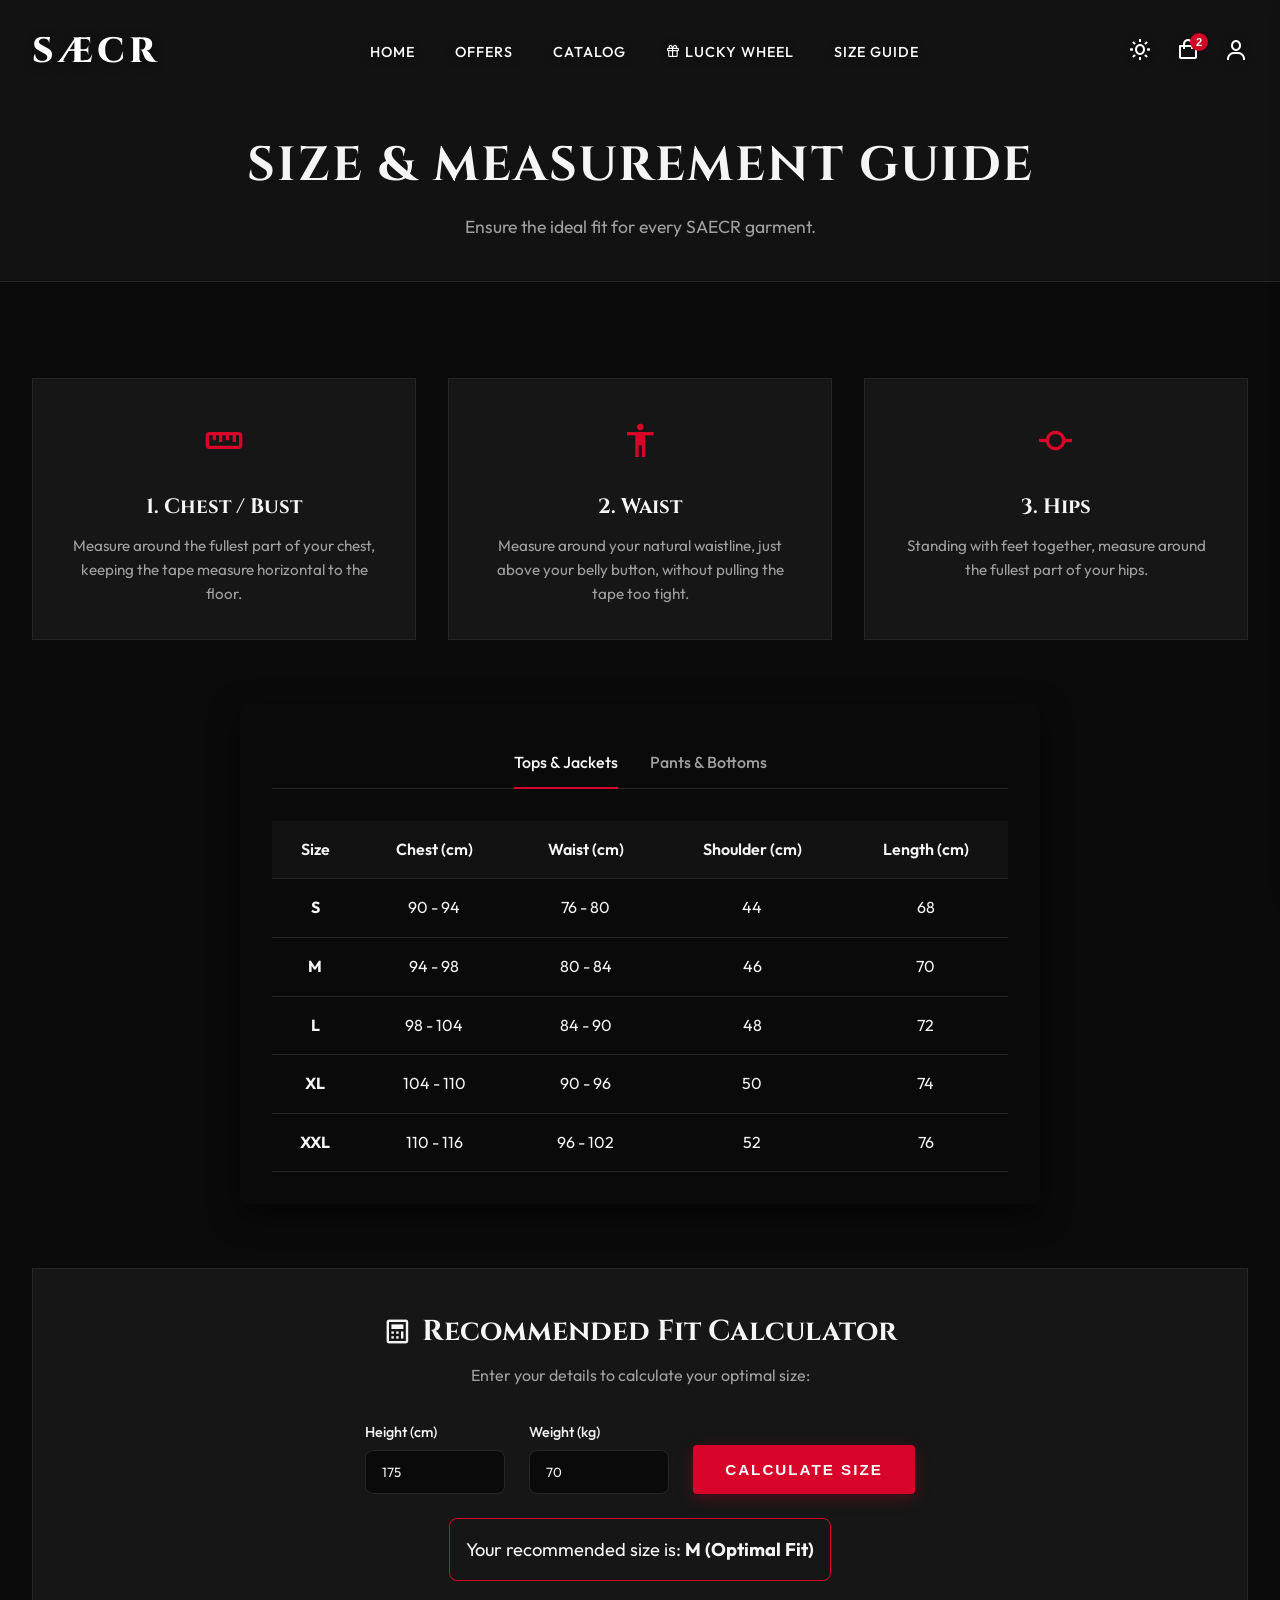
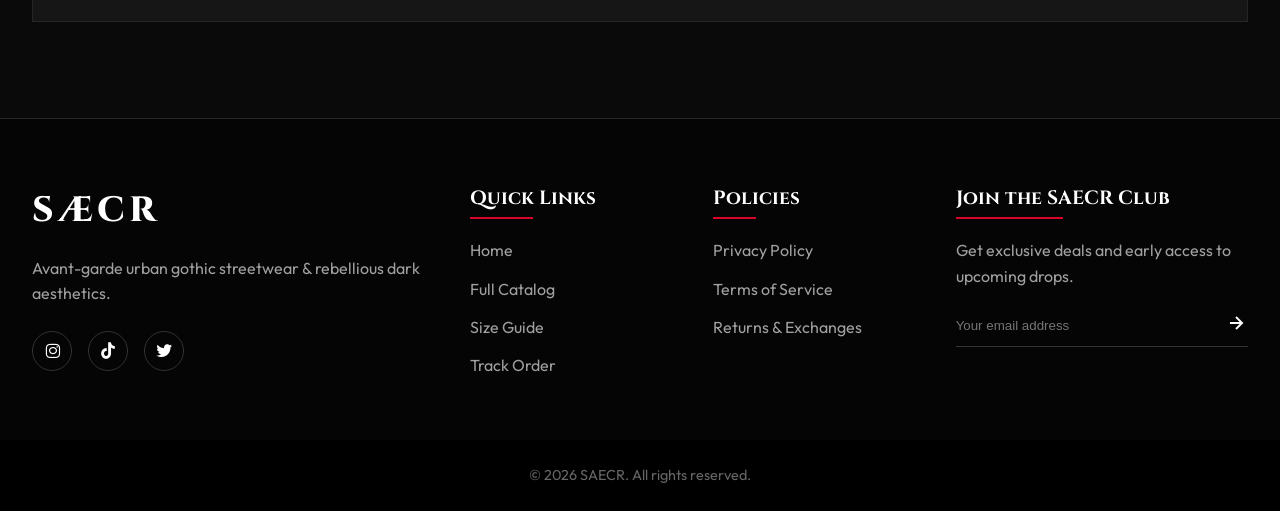
<file: tallas.html>
<!DOCTYPE html>
<html lang="en">
<head>
    <meta charset="UTF-8">
    <meta name="viewport" content="width=device-width, initial-scale=1.0">
    <title>SAECR | Size Guide</title>
    <!-- Google Fonts -->
    <link rel="preconnect" href="https://fonts.googleapis.com">
    <link rel="preconnect" href="https://fonts.gstatic.com" crossorigin>
    <link href="https://fonts.googleapis.com/css2?family=Cinzel:wght@600;700;800;900&family=Outfit:wght@300;400;500;600;700;800&family=Playfair+Display:ital,wght@0,600;0,700;1,400&display=swap" rel="stylesheet">
    <!-- Boxicons -->
    <link href='https://unpkg.com/boxicons@2.1.4/css/boxicons.min.css' rel='stylesheet'>
    <link rel="stylesheet" href="styles.css">
</head>
<body class="dark-mode">
    <!-- Navigation -->
    <nav class="navbar scrolled" id="navbar">
        <div class="nav-container">
            <a href="index.html" class="logo gothic-logo">SÆCR</a>
            <ul class="nav-links">
                <li><a href="index.html#inicio">Home</a></li>
                <li><a href="index.html#ofertas">Offers</a></li>
                <li><a href="catalogo.html">Catalog</a></li>
                <li><a href="ruleta.html"><i class='bx bx-gift'></i> Lucky Wheel</a></li>
                <li><a href="tallas.html" class="active">Size Guide</a></li>
            </ul>
            <div class="nav-actions">
                <button id="theme-toggle" class="icon-btn" aria-label="Toggle theme">
                    <i class='bx bx-sun'></i>
                </button>
                <button class="icon-btn cart-toggle-btn" aria-label="Cart" id="cart-toggle">
                    <i class='bx bx-shopping-bag'></i>
                    <span class="cart-count-badge">2</span>
                </button>
                <a href="perfil.html" class="icon-btn" id="user-btn" title="My Account / Sign In">
                    <i class='bx bx-user'></i>
                </a>
                <button class="icon-btn mobile-toggle" id="mobile-toggle">
                    <i class='bx bx-menu'></i>
                </button>
            </div>
        </div>
    </nav>

    <!-- Mobile Menu Overlay -->
    <div class="mobile-menu" id="mobile-menu">
        <div class="mobile-menu-container">
            <ul class="mobile-links">
                <li><a href="index.html#inicio"><span class="link-label"><i class='bx bx-home-alt'></i> Home</span><i class='bx bx-chevron-right arrow-icon'></i></a></li>
                <li><a href="index.html#ofertas"><span class="link-label"><i class='bx bx-purchase-tag-alt'></i> Offers</span><i class='bx bx-chevron-right arrow-icon'></i></a></li>
                <li><a href="catalogo.html"><span class="link-label"><i class='bx bx-grid-alt'></i> Catalog</span><i class='bx bx-chevron-right arrow-icon'></i></a></li>
                <li><a href="ruleta.html"><span class="link-label"><i class='bx bx-gift'></i> Lucky Wheel</span><i class='bx bx-chevron-right arrow-icon'></i></a></li>
                <li><a href="tallas.html" class="active"><span class="link-label"><i class='bx bx-ruler'></i> Size Guide</span><i class='bx bx-chevron-right arrow-icon'></i></a></li>
            </ul>

            <div class="mobile-menu-footer">
                <a href="perfil.html" class="mobile-account-card">
                    <i class='bx bx-user-circle'></i>
                    <div class="account-card-info">
                        <strong>My Account</strong>
                        <span>Orders, Discounts & Wishlist</span>
                    </div>
                    <i class='bx bx-chevron-right'></i>
                </a>
                <div class="mobile-brand-tag">SÆCR — Urban Gothic Streetwear</div>
            </div>
        </div>
    </div>

    <!-- Header Banner -->
    <header class="catalog-header-banner">
        <div class="container">
            <h1 class="catalog-header-title">SIZE & MEASUREMENT GUIDE</h1>
            <p class="catalog-header-subtitle">Ensure the ideal fit for every SAECR garment.</p>
        </div>
    </header>

    <!-- Main Content -->
    <main class="section size-page-section">
        <div class="container">
            
            <!-- Instructions Grid -->
            <div class="measure-instructions-grid">
                <div class="instruction-card">
                    <div class="instruction-icon"><i class='bx bx-ruler'></i></div>
                    <h3>1. Chest / Bust</h3>
                    <p>Measure around the fullest part of your chest, keeping the tape measure horizontal to the floor.</p>
                </div>
                <div class="instruction-card">
                    <div class="instruction-icon"><i class='bx bx-body'></i></div>
                    <h3>2. Waist</h3>
                    <p>Measure around your natural waistline, just above your belly button, without pulling the tape too tight.</p>
                </div>
                <div class="instruction-card">
                    <div class="instruction-icon"><i class='bx bx-git-commit'></i></div>
                    <h3>3. Hips</h3>
                    <p>Standing with feet together, measure around the fullest part of your hips.</p>
                </div>
            </div>

            <!-- Size Tables Container -->
            <div class="size-guide-container" style="margin-top: 4rem;">
                <div class="size-tabs">
                    <button class="tab-btn active" data-target="superior-page">Tops & Jackets</button>
                    <button class="tab-btn" data-target="inferior-page">Pants & Bottoms</button>
                </div>

                <div class="table-responsive">
                    <table class="size-table active" id="superior-page">
                        <thead>
                            <tr>
                                <th>Size</th>
                                <th>Chest (cm)</th>
                                <th>Waist (cm)</th>
                                <th>Shoulder (cm)</th>
                                <th>Length (cm)</th>
                            </tr>
                        </thead>
                        <tbody>
                            <tr><td><strong>S</strong></td><td>90 - 94</td><td>76 - 80</td><td>44</td><td>68</td></tr>
                            <tr><td><strong>M</strong></td><td>94 - 98</td><td>80 - 84</td><td>46</td><td>70</td></tr>
                            <tr><td><strong>L</strong></td><td>98 - 104</td><td>84 - 90</td><td>48</td><td>72</td></tr>
                            <tr><td><strong>XL</strong></td><td>104 - 110</td><td>90 - 96</td><td>50</td><td>74</td></tr>
                            <tr><td><strong>XXL</strong></td><td>110 - 116</td><td>96 - 102</td><td>52</td><td>76</td></tr>
                        </tbody>
                    </table>

                    <table class="size-table" id="inferior-page">
                        <thead>
                            <tr>
                                <th>Equiv. Size</th>
                                <th>Waist (cm)</th>
                                <th>Hips (cm)</th>
                                <th>Inseam (cm)</th>
                            </tr>
                        </thead>
                        <tbody>
                            <tr><td><strong>38 (S)</strong></td><td>76 - 80</td><td>92 - 96</td><td>102</td></tr>
                            <tr><td><strong>40 (M)</strong></td><td>80 - 84</td><td>96 - 100</td><td>104</td></tr>
                            <tr><td><strong>42 (L)</strong></td><td>84 - 88</td><td>100 - 104</td><td>106</td></tr>
                            <tr><td><strong>44 (XL)</strong></td><td>88 - 92</td><td>104 - 108</td><td>108</td></tr>
                            <tr><td><strong>46 (XXL)</strong></td><td>92 - 98</td><td>108 - 114</td><td>110</td></tr>
                        </tbody>
                    </table>
                </div>
            </div>

            <!-- Interactive Recommended Fit Box -->
            <div class="fit-recommender-box">
                <h3><i class='bx bx-calculator'></i> Recommended Fit Calculator</h3>
                <p>Enter your details to calculate your optimal size:</p>
                <div class="recommender-inputs">
                    <div class="input-group">
                        <label>Height (cm)</label>
                        <input type="number" id="calc-height" placeholder="e.g. 175" value="175">
                    </div>
                    <div class="input-group">
                        <label>Weight (kg)</label>
                        <input type="number" id="calc-weight" placeholder="e.g. 70" value="70">
                    </div>
                    <button class="btn btn-primary" id="calc-btn">Calculate Size</button>
                </div>
                <div class="calc-result" id="calc-result">
                    Your recommended size is: <strong>M (Optimal Fit)</strong>
                </div>
            </div>

        </div>
    </main>

    <!-- Side Shopping Cart Drawer -->
    <div class="cart-overlay" id="cart-overlay"></div>
    <aside class="cart-drawer" id="cart-drawer">
        <div class="cart-drawer-header">
            <h3><i class='bx bx-shopping-bag'></i> My Cart (<span id="cart-drawer-count">2</span>)</h3>
            <button class="close-cart-btn" id="close-cart"><i class='bx bx-x'></i></button>
        </div>
        <div class="cart-drawer-items" id="cart-drawer-items">
            <!-- Item 1 -->
            <div class="cart-item">
                <a href="producto.html"><img src="img/811127fc3b06ed0d25fab4647ac7745e.jpg" alt="Noir Element Jacket" class="cart-item-img"></a>
                <div class="cart-item-details">
                    <span class="cart-item-category">Urban Collection</span>
                    <h4 class="cart-item-title"><a href="producto.html">Noir Element Jacket</a></h4>
                    <span class="cart-item-meta">Size: <strong>M</strong> | Color: <strong>Noir Black</strong></span>
                    <span class="cart-item-meta">Ref: #SAE-811</span>
                    <div class="cart-item-price-row">
                        <span class="cart-item-price">$120.00</span>
                        <div class="cart-item-qty">
                            <button class="item-qty-btn decrease-qty"><i class='bx bx-minus'></i></button>
                            <span class="item-qty">1</span>
                            <button class="item-qty-btn increase-qty"><i class='bx bx-plus'></i></button>
                        </div>
                    </div>
                    <a href="producto.html" class="cart-view-detail-btn"><i class='bx bx-show-alt'></i> View full details</a>
                </div>
                <button class="remove-item-btn" title="Remove"><i class='bx bx-trash'></i></button>
            </div>

            <!-- Item 2 -->
            <div class="cart-item">
                <a href="producto.html"><img src="img/92c0b1f370799be083c30d45b7eeafc8.jpg" alt="Essential White Tee" class="cart-item-img"></a>
                <div class="cart-item-details">
                    <span class="cart-item-category">SAECR Basics</span>
                    <h4 class="cart-item-title"><a href="producto.html">Essential White Tee</a></h4>
                    <span class="cart-item-meta">Size: <strong>L</strong> | Color: <strong>Ivory White</strong></span>
                    <span class="cart-item-meta">Ref: #SAE-92c</span>
                    <div class="cart-item-price-row">
                        <span class="cart-item-price">$45.00</span>
                        <div class="cart-item-qty">
                            <button class="item-qty-btn decrease-qty"><i class='bx bx-minus'></i></button>
                            <span class="item-qty">1</span>
                            <button class="item-qty-btn increase-qty"><i class='bx bx-plus'></i></button>
                        </div>
                    </div>
                    <a href="producto.html" class="cart-view-detail-btn"><i class='bx bx-show-alt'></i> View full details</a>
                </div>
                <button class="remove-item-btn" title="Remove"><i class='bx bx-trash'></i></button>
            </div>
        </div>

        <div class="cart-drawer-footer">
            <div class="cart-summary-line">
                <span>Subtotal</span>
                <strong id="cart-subtotal">$165.00</strong>
            </div>
            <div class="cart-summary-line">
                <span>Shipping</span>
                <span class="free-shipping-tag">Free</span>
            </div>
            <p class="cart-tax-notice">Taxes calculated at checkout.</p>

            <button class="btn btn-primary checkout-btn">Proceed to Checkout <i class='bx bx-right-arrow-alt'></i></button>
            <a href="catalogo.html" class="continue-shopping">Continue Shopping</a>
        </div>
    </aside>

    <!-- Footer -->
    <footer class="footer">
        <div class="container footer-grid">
            <div class="footer-brand">
                <h2 class="logo gothic-logo">SÆCR</h2>
                <p>Avant-garde urban gothic streetwear & rebellious dark aesthetics.</p>
                <div class="social-links">
                    <a href="#"><i class='bx bxl-instagram'></i></a>
                    <a href="#"><i class='bx bxl-tiktok'></i></a>
                    <a href="#"><i class='bx bxl-twitter'></i></a>
                </div>
            </div>
            <div class="footer-links">
                <h3>Quick Links</h3>
                <ul>
                    <li><a href="index.html#inicio">Home</a></li>
                    <li><a href="catalogo.html">Full Catalog</a></li>
                    <li><a href="tallas.html">Size Guide</a></li>
                    <li><a href="#">Track Order</a></li>
                </ul>
            </div>
            <div class="footer-links">
                <h3>Policies</h3>
                <ul>
                    <li><a href="terminos.html#privacidad" target="_blank">Privacy Policy</a></li>
                    <li><a href="terminos.html" target="_blank">Terms of Service</a></li>
                    <li><a href="terminos.html#garantia" target="_blank">Returns & Exchanges</a></li>
                </ul>
            </div>
            <div class="footer-newsletter">
                <h3>Join the SAECR Club</h3>
                <p>Get exclusive deals and early access to upcoming drops.</p>
                <form class="newsletter-form">
                    <input type="email" placeholder="Your email address" required>
                    <button type="submit"><i class='bx bx-right-arrow-alt'></i></button>
                </form>
            </div>
        </div>
        <div class="footer-bottom">
            <p>&copy; 2026 SAECR. All rights reserved.</p>
        </div>
    </footer>

    <script src="script.js"></script>
    <script>
        // Fit Calculator
        document.getElementById('calc-btn')?.addEventListener('click', () => {
            const h = parseInt(document.getElementById('calc-height').value) || 170;
            const w = parseInt(document.getElementById('calc-weight').value) || 70;
            const res = document.getElementById('calc-result');
            let size = 'M';
            if (w < 62 || h < 165) size = 'S';
            else if (w > 82 || h > 182) size = 'XL';
            else if (w > 74 || h > 178) size = 'L';

            res.innerHTML = `Your recommended size is: <strong>${size} (Optimal Fit)</strong>`;
        });
    </script>
</body>
</html>
</file>
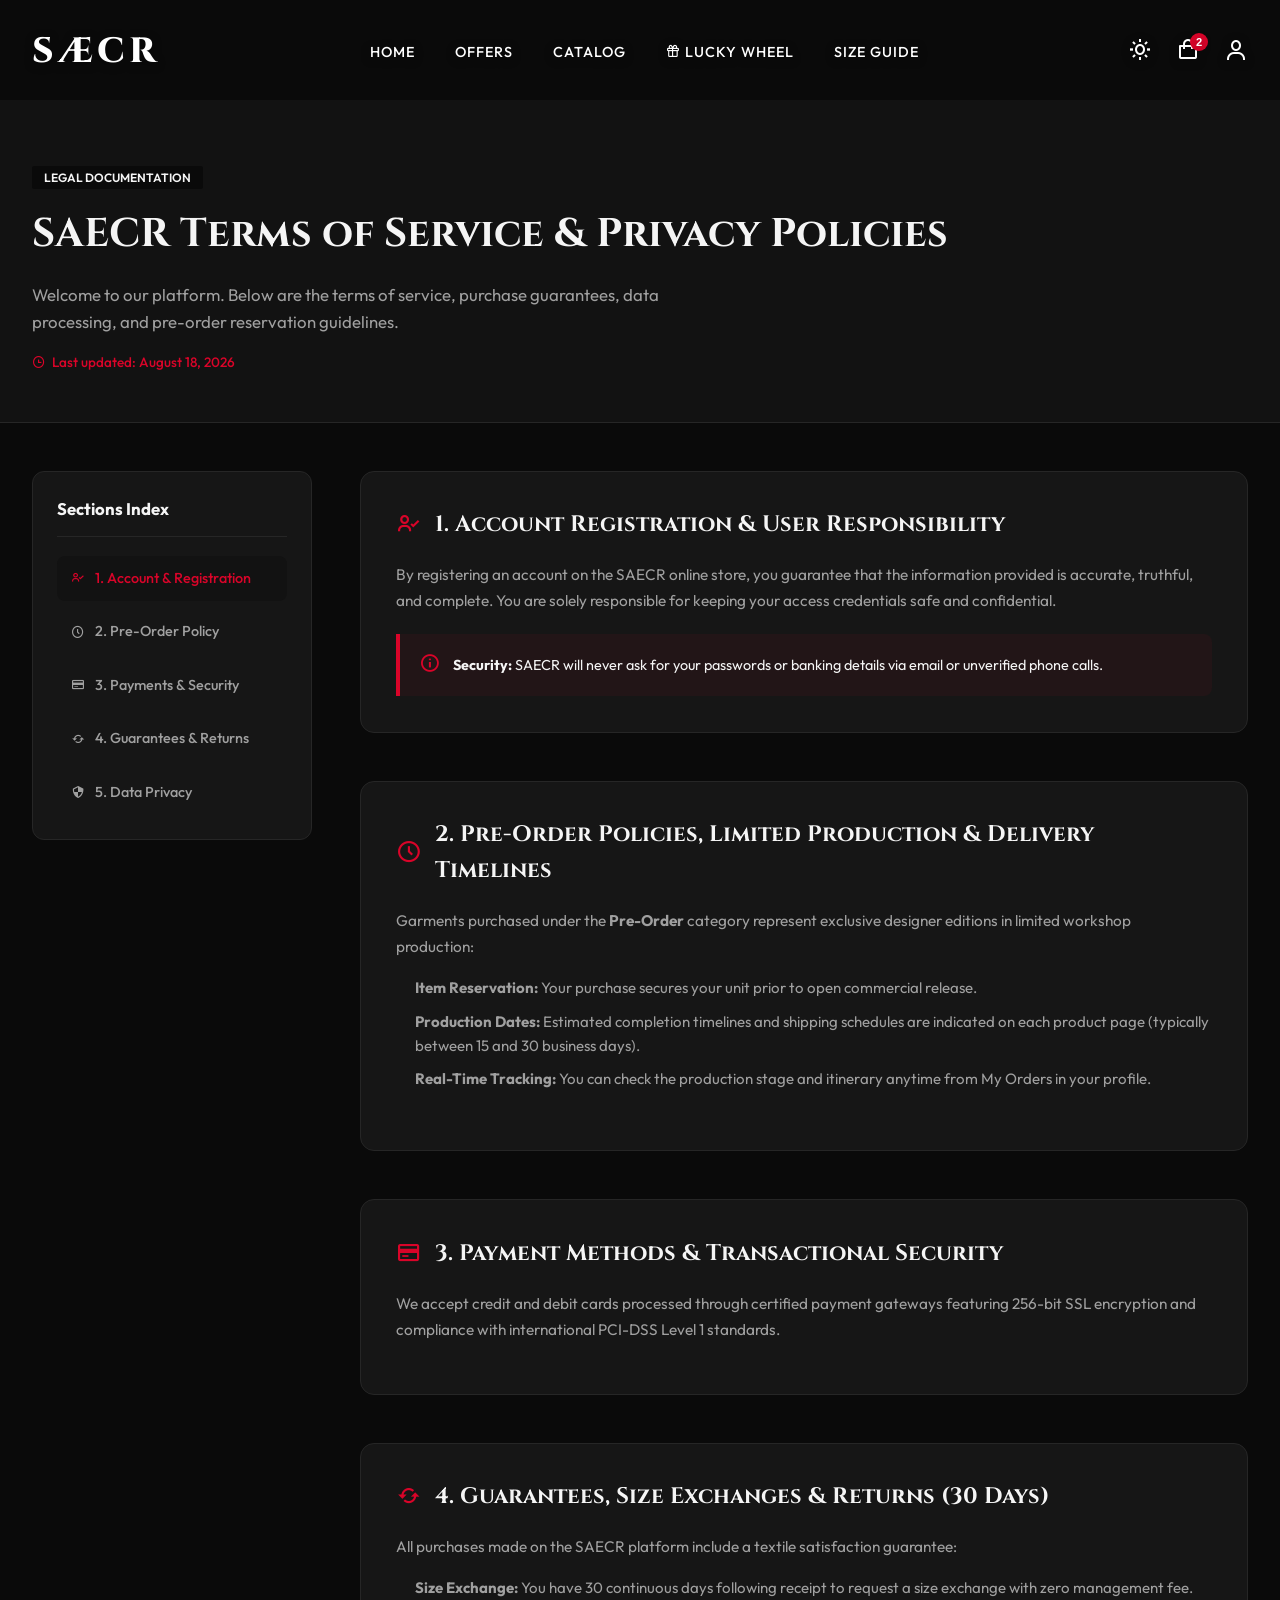
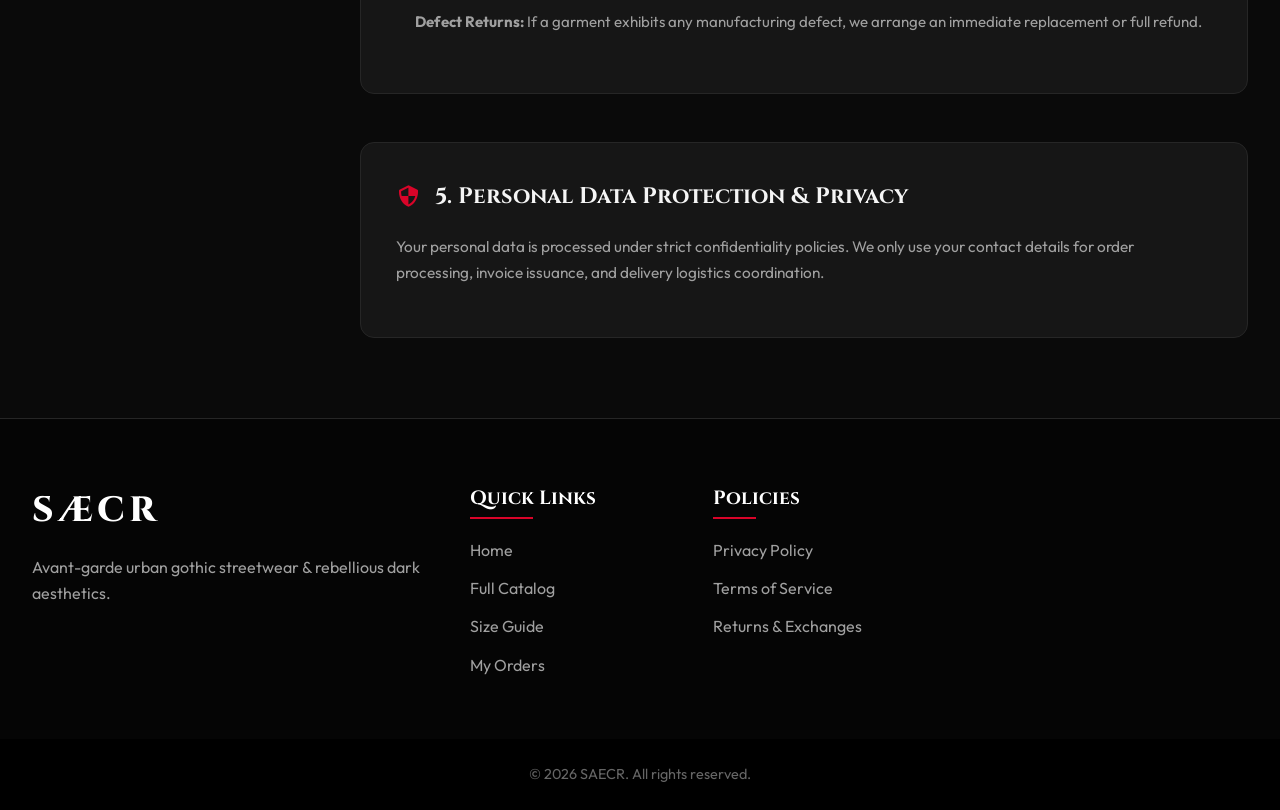
<file: terminos.html>
<!DOCTYPE html>
<html lang="en">

<head>
    <meta charset="UTF-8">
    <meta name="viewport" content="width=device-width, initial-scale=1.0">
    <title>Terms & Conditions | SAECR</title>
    <meta name="description" content="Terms of service, pre-order policies, guarantees, and data protection for SAECR.">
    <link rel="stylesheet" href="styles.css">
    <!-- Boxicons CDN -->
    <link href="https://unpkg.com/boxicons@2.1.4/css/boxicons.min.css" rel="stylesheet">
    <!-- Google Fonts -->
    <link rel="preconnect" href="https://fonts.googleapis.com">
    <link rel="preconnect" href="https://fonts.gstatic.com" crossorigin>
    <link href="https://fonts.googleapis.com/css2?family=Cinzel:wght@600;700;800;900&family=Outfit:wght@300;400;500;600;700;800&family=Playfair+Display:ital,wght@0,600;0,700;1,400&display=swap" rel="stylesheet">
</head>

<body class="dark-mode">
    <!-- Navbar Navigation Header -->
    <!-- Navigation Header -->
    <nav class="navbar scrolled" id="navbar">
        <div class="nav-container">
            <a href="index.html" class="logo gothic-logo">SÆCR</a>
            <ul class="nav-links">
                <li><a href="index.html#inicio">Home</a></li>
                <li><a href="index.html#ofertas">Offers</a></li>
                <li><a href="catalogo.html">Catalog</a></li>
                <li><a href="ruleta.html"><i class='bx bx-gift'></i> Lucky Wheel</a></li>
                <li><a href="tallas.html">Size Guide</a></li>
            </ul>
            <div class="nav-actions">
                <button id="theme-toggle" class="icon-btn" aria-label="Toggle theme">
                    <i class='bx bx-sun'></i>
                </button>
                <button class="icon-btn cart-toggle-btn" aria-label="Cart" id="cart-toggle">
                    <i class='bx bx-shopping-bag'></i>
                    <span class="cart-count-badge">2</span>
                </button>
                <a href="perfil.html" class="icon-btn" id="user-btn" title="My Account / Sign In">
                    <i class='bx bx-user'></i>
                </a>
                <button class="icon-btn mobile-toggle" id="mobile-toggle">
                    <i class='bx bx-menu'></i>
                </button>
            </div>
        </div>
    </nav>

    <!-- Mobile Menu Overlay -->
    <div class="mobile-menu" id="mobile-menu">
        <div class="mobile-menu-container">
            <ul class="mobile-links">
                <li><a href="index.html#inicio"><span class="link-label"><i class='bx bx-home-alt'></i> Home</span><i class='bx bx-chevron-right arrow-icon'></i></a></li>
                <li><a href="index.html#ofertas"><span class="link-label"><i class='bx bx-purchase-tag-alt'></i> Offers</span><i class='bx bx-chevron-right arrow-icon'></i></a></li>
                <li><a href="catalogo.html"><span class="link-label"><i class='bx bx-grid-alt'></i> Catalog</span><i class='bx bx-chevron-right arrow-icon'></i></a></li>
                <li><a href="ruleta.html"><span class="link-label"><i class='bx bx-gift'></i> Lucky Wheel</span><i class='bx bx-chevron-right arrow-icon'></i></a></li>
                <li><a href="tallas.html"><span class="link-label"><i class='bx bx-ruler'></i> Size Guide</span><i class='bx bx-chevron-right arrow-icon'></i></a></li>
            </ul>

            <div class="mobile-menu-footer">
                <a href="perfil.html" class="mobile-account-card">
                    <i class='bx bx-user-circle'></i>
                    <div class="account-card-info">
                        <strong>My Account</strong>
                        <span>Orders, Discounts & Wishlist</span>
                    </div>
                    <i class='bx bx-chevron-right'></i>
                </a>
                <div class="mobile-brand-tag">SÆCR — Urban Gothic Streetwear</div>
            </div>
        </div>
    </div>

    <!-- Main Terms Content -->
    <main class="terms-page-main">
        <section class="terms-hero">
            <div class="container">
                <span class="badge badge-accent">Legal Documentation</span>
                <h1>SAECR Terms of Service & Privacy Policies</h1>
                <p>Welcome to our platform. Below are the terms of service, purchase guarantees, data processing, and pre-order reservation guidelines.</p>
                <p class="terms-last-updated"><i class='bx bx-time'></i> Last updated: August 18, 2026</p>
            </div>
        </section>

        <section class="container terms-layout">
            <!-- Sidebar Table of Contents -->
            <aside class="terms-sidebar">
                <h3>Sections Index</h3>
                <ul>
                    <li><a href="#cuenta" class="active"><i class='bx bx-user-check'></i> 1. Account & Registration</a></li>
                    <li><a href="#preorden"><i class='bx bx-time-five'></i> 2. Pre-Order Policy</a></li>
                    <li><a href="#pagos"><i class='bx bx-credit-card'></i> 3. Payments & Security</a></li>
                    <li><a href="#garantia"><i class='bx bx-refresh'></i> 4. Guarantees & Returns</a></li>
                    <li><a href="#privacidad"><i class='bx bx-shield-quarter'></i> 5. Data Privacy</a></li>
                </ul>
            </aside>

            <!-- Main Legal Article -->
            <article class="terms-content">
                <!-- Section 1 -->
                <div class="terms-section" id="cuenta">
                    <div class="section-title-box">
                        <i class='bx bx-user-check'></i>
                        <h2>1. Account Registration & User Responsibility</h2>
                    </div>
                    <p>By registering an account on the SAECR online store, you guarantee that the information provided is accurate, truthful, and complete. You are solely responsible for keeping your access credentials safe and confidential.</p>
                    <div class="legal-notice-card">
                        <i class='bx bx-info-circle'></i>
                        <p><strong>Security:</strong> SAECR will never ask for your passwords or banking details via email or unverified phone calls.</p>
                    </div>
                </div>

                <!-- Section 2 -->
                <div class="terms-section" id="preorden">
                    <div class="section-title-box">
                        <i class='bx bx-time-five'></i>
                        <h2>2. Pre-Order Policies, Limited Production & Delivery Timelines</h2>
                    </div>
                    <p>Garments purchased under the <strong>Pre-Order</strong> category represent exclusive designer editions in limited workshop production:</p>
                    <ul>
                        <li><strong>Item Reservation:</strong> Your purchase secures your unit prior to open commercial release.</li>
                        <li><strong>Production Dates:</strong> Estimated completion timelines and shipping schedules are indicated on each product page (typically between 15 and 30 business days).</li>
                        <li><strong>Real-Time Tracking:</strong> You can check the production stage and itinerary anytime from <a href="perfil.html">My Orders</a> in your profile.</li>
                    </ul>
                </div>

                <!-- Section 3 -->
                <div class="terms-section" id="pagos">
                    <div class="section-title-box">
                        <i class='bx bx-credit-card'></i>
                        <h2>3. Payment Methods & Transactional Security</h2>
                    </div>
                    <p>We accept credit and debit cards processed through certified payment gateways featuring 256-bit SSL encryption and compliance with international PCI-DSS Level 1 standards.</p>
                </div>

                <!-- Section 4 -->
                <div class="terms-section" id="garantia">
                    <div class="section-title-box">
                        <i class='bx bx-refresh'></i>
                        <h2>4. Guarantees, Size Exchanges & Returns (30 Days)</h2>
                    </div>
                    <p>All purchases made on the SAECR platform include a textile satisfaction guarantee:</p>
                    <ul>
                        <li><strong>Size Exchange:</strong> You have 30 continuous days following receipt to request a size exchange with zero management fee.</li>
                        <li><strong>Defect Returns:</strong> If a garment exhibits any manufacturing defect, we arrange an immediate replacement or full refund.</li>
                    </ul>
                </div>

                <!-- Section 5 -->
                <div class="terms-section" id="privacidad">
                    <div class="section-title-box">
                        <i class='bx bx-shield-quarter'></i>
                        <h2>5. Personal Data Protection & Privacy</h2>
                    </div>
                    <p>Your personal data is processed under strict confidentiality policies. We only use your contact details for order processing, invoice issuance, and delivery logistics coordination.</p>
                </div>
            </article>
        </section>
    </main>

    <!-- Footer -->
    <footer class="footer">
        <div class="container footer-grid">
            <div class="footer-brand">
                <h2 class="logo gothic-logo">SÆCR</h2>
                <p>Avant-garde urban gothic streetwear & rebellious dark aesthetics.</p>
            </div>
            <div class="footer-links">
                <h3>Quick Links</h3>
                <ul>
                    <li><a href="index.html">Home</a></li>
                    <li><a href="catalogo.html">Full Catalog</a></li>
                    <li><a href="tallas.html">Size Guide</a></li>
                    <li><a href="perfil.html">My Orders</a></li>
                </ul>
            </div>
            <div class="footer-links">
                <h3>Policies</h3>
                <ul>
                    <li><a href="terminos.html#privacidad">Privacy Policy</a></li>
                    <li><a href="terminos.html">Terms of Service</a></li>
                    <li><a href="terminos.html#garantia">Returns & Exchanges</a></li>
                </ul>
            </div>
        </div>
        <div class="footer-bottom">
            <p>&copy; 2026 SAECR. All rights reserved.</p>
        </div>
    </footer>

    <script src="script.js"></script>
</body>

</html>
</file>
<file: styles.css>
@import url('https://fonts.googleapis.com/css2?family=Cinzel:wght@600;700;800;900&family=Outfit:wght@300;400;500;600;700;800&family=Playfair+Display:ital,wght@0,600;0,700;1,400&display=swap');

/* SAECR Urban Gothic / Dark Streetwear Tokens */
:root {
    --font-primary: 'Outfit', sans-serif;
    --font-secondary: 'Cinzel', 'Playfair Display', serif;
    --font-gothic: 'Cinzel', serif;

    /* Urban Gothic Dark Theme Default */
    --bg-color: #0a0a0a;
    --bg-secondary: #121212;
    --card-bg: #161616;
    --text-color: #f5f5f5;
    --text-muted: #a0a0a0;
    --primary-color: #d90429;
    --primary-hover: #ef233c;
    --border-color: #262626;
    --shadow-sm: 0 4px 20px rgba(0, 0, 0, 0.5);
    --shadow-glow: 0 0 25px rgba(217, 4, 41, 0.35);

    --transition-slow: all 0.5s cubic-bezier(0.25, 0.8, 0.25, 1);
    --transition-fast: all 0.3s ease;
}

body.light-mode {
    --bg-color: #ffffff;
    --bg-secondary: #f6f6f6;
    --text-color: #0a0a0a;
    --text-muted: #666666;
    --primary-color: #d90429;
    --primary-hover: #ef233c;
    --border-color: #e0e0e0;
    --card-bg: #ffffff;
    --shadow-sm: 0 4px 15px rgba(0, 0, 0, 0.06);
}

body.dark-mode {
    --bg-color: #0a0a0a;
    --bg-secondary: #121212;
    --text-color: #f5f5f5;
    --text-muted: #a0a0a0;
    --primary-color: #d90429;
    --primary-hover: #ef233c;
    --border-color: #262626;
    --card-bg: #161616;
    --shadow-sm: 0 4px 20px rgba(0, 0, 0, 0.5);
}

* {
    margin: 0;
    padding: 0;
    box-sizing: border-box;
}

html {
    scroll-behavior: smooth;
}

/* Custom Sleek & Modern Scrollbar */
::-webkit-scrollbar {
    width: 8px;
    height: 8px;
}

::-webkit-scrollbar-track {
    background: var(--bg-color);
}

::-webkit-scrollbar-thumb {
    background: var(--border-color);
    border-radius: 10px;
    border: 2px solid var(--bg-color);
    transition: background 0.3s ease;
}

::-webkit-scrollbar-thumb:hover {
    background: var(--primary-color);
}

/* Firefox Scrollbar Styling */
* {
    scrollbar-width: thin;
    scrollbar-color: var(--border-color) var(--bg-color);
}

body {
    font-family: var(--font-primary);
    background-color: var(--bg-color);
    color: var(--text-color);
    line-height: 1.6;
    transition: background-color 0.4s ease, color 0.4s ease;
    overflow-x: hidden;
}

a {
    text-decoration: none;
    color: inherit;
    transition: var(--transition-fast);
}

ul {
    list-style: none;
}

.container {
    max-width: 1280px;
    margin: 0 auto;
    padding: 0 2rem;
}

.section {
    padding: 6rem 0;
}

.bg-secondary {
    background-color: var(--bg-secondary);
}

.section-header {
    margin-bottom: 3rem;
    display: flex;
    justify-content: space-between;
    align-items: flex-end;
}

.section-header.center {
    justify-content: center;
    align-items: center;
    text-align: center;
    flex-direction: column;
}

.section-title {
    font-family: var(--font-secondary);
    font-size: 2.5rem;
    font-weight: 700;
    letter-spacing: 2px;
    text-transform: uppercase;
}

.gothic-logo {
    font-family: var(--font-gothic) !important;
    font-size: 2.2rem !important;
    font-weight: 800 !important;
    letter-spacing: 4px !important;
    text-transform: uppercase;
}

.gothic-title {
    font-family: var(--font-gothic) !important;
    font-size: 6.5rem !important;
    font-weight: 900 !important;
    letter-spacing: 8px !important;
    color: #ffffff;
    text-shadow: 0 0 40px rgba(0, 0, 0, 0.9), 0 0 20px rgba(217, 4, 41, 0.5) !important;
}

.section-subtitle {
    color: var(--text-muted);
    margin-top: 0.5rem;
    font-size: 1.1rem;
}

.view-all {
    font-weight: 500;
    display: flex;
    align-items: center;
    gap: 0.5rem;
    color: var(--text-muted);
}

.view-all:hover {
    color: var(--primary-color);
}

/* Buttons */
.btn {
    display: inline-block;
    padding: 1rem 2rem;
    font-size: 0.95rem;
    font-weight: 700;
    text-transform: uppercase;
    letter-spacing: 2px;
    border: none;
    cursor: pointer;
    transition: var(--transition-fast);
    border-radius: 4px;
}

.btn-primary {
    background-color: var(--primary-color);
    color: #ffffff;
    box-shadow: 0 4px 15px rgba(217, 4, 41, 0.3);
}

.btn-primary:hover {
    background-color: var(--primary-hover);
    transform: translateY(-2px);
    box-shadow: 0 10px 25px rgba(217, 4, 41, 0.5);
}

.icon-btn {
    background: transparent;
    border: none;
    color: var(--text-color);
    font-size: 1.5rem;
    cursor: pointer;
    transition: var(--transition-fast);
}

.icon-btn:hover {
    color: var(--primary-color);
}

/* Navigation */
.navbar {
    position: fixed;
    top: 0;
    left: 0;
    width: 100%;
    z-index: 1000;
    padding: 1.5rem 0;
    transition: var(--transition-fast);
    background: transparent;
}

.navbar.scrolled {
    padding: 1rem 0;
    border-bottom: 1px solid var(--border-color);
    backdrop-filter: blur(12px);
    -webkit-backdrop-filter: blur(12px);
    transition: var(--transition-fast);
}

body.dark-mode .navbar.scrolled {
    background: rgba(10, 10, 10, 0.92);
    border-bottom-color: #262626;
    box-shadow: 0 4px 20px rgba(0, 0, 0, 0.6);
}

body.light-mode .navbar.scrolled {
    background: rgba(255, 255, 255, 0.95);
    border-bottom-color: rgba(0, 0, 0, 0.08);
    box-shadow: 0 4px 20px rgba(0, 0, 0, 0.08);
}

.nav-container {
    max-width: 1400px;
    margin: 0 auto;
    padding: 0 2rem;
    display: flex;
    justify-content: space-between;
    align-items: center;
}

.logo {
    font-family: var(--font-secondary);
    font-size: 2rem;
    font-weight: 700;
    letter-spacing: 3px;
}

.nav-links {
    display: flex;
    gap: 2.5rem;
}

.nav-links a {
    font-weight: 500;
    text-transform: uppercase;
    letter-spacing: 1px;
    font-size: 0.9rem;
    position: relative;
}

.nav-links a::after {
    content: '';
    position: absolute;
    bottom: -5px;
    left: 0;
    width: 0;
    height: 2px;
    background-color: var(--primary-color);
    transition: var(--transition-fast);
}

.nav-links a:hover::after {
    width: 100%;
}

/* Transparent navbar over Hero section (White text for contrast in Light & Dark Mode) */
.navbar:not(.scrolled) .logo,
.navbar:not(.scrolled) .nav-links a,
.navbar:not(.scrolled) .nav-actions .icon-btn {
    color: #ffffff !important;
    text-shadow: 0 2px 8px rgba(0, 0, 0, 0.5);
}

.navbar:not(.scrolled) .nav-links a::after {
    background-color: #ffffff;
}

/* Scrolled navbar default theme text color */
.navbar.scrolled .logo,
.navbar.scrolled .nav-links a,
.navbar.scrolled .nav-actions .icon-btn {
    color: var(--text-color);
    text-shadow: none;
}

.nav-actions {
    display: flex;
    gap: 1.5rem;
    align-items: center;
}

.mobile-toggle {
    display: none;
}

/* Modern Urban Gothic Mobile Menu Overlay */
.mobile-menu {
    position: fixed;
    top: 70px;
    left: 0;
    width: 100%;
    height: calc(100vh - 70px);
    background: rgba(10, 10, 10, 0.96);
    backdrop-filter: blur(20px);
    -webkit-backdrop-filter: blur(20px);
    z-index: 999;
    opacity: 0;
    visibility: hidden;
    transform: translateY(-15px);
    transition: all 0.35s cubic-bezier(0.25, 0.8, 0.25, 1);
    overflow-y: auto;
    border-top: 1px solid var(--border-color);
}

body.light-mode .mobile-menu {
    background: rgba(255, 255, 255, 0.96);
}

.mobile-menu.active {
    opacity: 1;
    visibility: visible;
    transform: translateY(0);
}

.mobile-menu-container {
    max-width: 480px;
    margin: 0 auto;
    padding: 1.8rem 1.2rem 3rem 1.2rem;
    display: flex;
    flex-direction: column;
    justify-content: space-between;
    min-height: 100%;
    gap: 2rem;
}

.mobile-links {
    display: flex;
    flex-direction: column;
    gap: 0.8rem;
    padding: 0;
    margin: 0;
    list-style: none;
}

.mobile-links li a {
    display: flex;
    align-items: center;
    justify-content: space-between;
    padding: 1.15rem 1.4rem;
    background: var(--card-bg);
    border: 1px solid var(--border-color);
    border-radius: 0 !important;
    color: var(--text-color);
    font-family: var(--font-secondary);
    font-size: 1.1rem;
    font-weight: 700;
    letter-spacing: 2px;
    text-transform: uppercase;
    transition: all 0.25s ease;
}

.mobile-links li a .link-label {
    display: flex;
    align-items: center;
    gap: 0.9rem;
}

.mobile-links li a .link-label i {
    font-size: 1.35rem;
    color: var(--primary-color);
}

.mobile-links li a .arrow-icon {
    font-size: 1.2rem;
    color: var(--text-muted);
    transition: transform 0.2s ease;
}

.mobile-links li a:hover,
.mobile-links li a.active {
    border-color: var(--primary-color);
    border-left: 4px solid var(--primary-color);
    background: var(--bg-secondary);
    box-shadow: none;
}

.mobile-links li a:hover .arrow-icon {
    transform: translateX(4px);
    color: var(--primary-color);
}

/* Mobile Menu Footer Action Card */
.mobile-menu-footer {
    display: flex;
    flex-direction: column;
    gap: 1rem;
    padding-top: 1rem;
    border-top: 1px solid var(--border-color);
}

.mobile-account-card {
    display: flex;
    align-items: center;
    gap: 1rem;
    padding: 1.15rem 1.3rem;
    background: var(--card-bg) !important;
    border: 1px solid var(--border-color) !important;
    border-radius: 0 !important;
    color: var(--text-color);
    transition: all 0.25s ease;
}

.mobile-account-card:hover {
    border-color: var(--primary-color) !important;
    background: var(--bg-secondary) !important;
}

.mobile-account-card > i:first-child {
    font-size: 2rem;
    color: var(--text-color);
}

.account-card-info {
    flex: 1;
    display: flex;
    flex-direction: column;
}

.account-card-info strong {
    font-size: 0.95rem;
    font-weight: 700;
    font-family: var(--font-secondary);
    letter-spacing: 1px;
}

.account-card-info span {
    font-size: 0.78rem;
    color: var(--text-muted);
}

.mobile-brand-tag {
    text-align: center;
    font-size: 0.78rem;
    letter-spacing: 2px;
    text-transform: uppercase;
    color: var(--text-muted);
    margin-top: 0.4rem;
}

/* Hero Header / Brand Banner */
.hero-section {
    position: relative;
    height: 88vh;
    min-height: 580px;
    overflow: hidden;
    background-size: cover;
    background-position: center;
    display: flex;
    align-items: center;
    justify-content: center;
}

.hero-overlay {
    position: absolute;
    inset: 0;
    background: radial-gradient(circle at center, rgba(10, 10, 10, 0.5) 0%, rgba(10, 10, 10, 0.7) 100%), linear-gradient(180deg, rgba(10, 10, 10, 0.5) 0%, rgba(10, 10, 10, 0.7) 100%);
}

.hero-content {
    position: relative;
    z-index: 2;
    text-align: center;
    color: #ffffff;
    max-width: 850px;
    padding: 0 2rem;
}

.hero-badge {
    display: inline-flex;
    align-items: center;
    gap: 0.5rem;
    padding: 0.45rem 1.4rem;
    font-size: 0.85rem;
    font-weight: 700;
    letter-spacing: 3px;
    background: rgba(217, 4, 41, 0.15);
    backdrop-filter: blur(8px);
    border: 1px solid var(--primary-color);
    border-radius: 30px;
    margin-bottom: 1.5rem;
    color: #ffffff;
    box-shadow: 0 0 15px rgba(217, 4, 41, 0.3);
}

.hero-title {
    font-family: var(--font-secondary);
    font-size: 6rem;
    line-height: 1;
    letter-spacing: 4px;
    margin-bottom: 1rem;
    text-shadow: 0 4px 15px rgba(0, 0, 0, 0.4);
}

.hero-subtitle {
    font-size: 1.3rem;
    margin-bottom: 2.5rem;
    font-weight: 300;
    letter-spacing: 1px;
    color: rgba(255, 255, 255, 0.9);
}

.hero-cta-group {
    display: flex;
    gap: 1.2rem;
    justify-content: center;
    flex-wrap: wrap;
}

.btn-outline {
    background: transparent;
    border: 1px solid #ffffff;
    color: #ffffff;
}

.btn-outline:hover {
    background: #ffffff;
    color: #000000;
    transform: translateY(-2px);
}

/* Offers Carousel Section */
.offers-carousel-section {
    padding: 4rem 0 6rem 0;
}

.carousel-wrapper {
    position: relative;
    height: 480px;
    border-radius: 16px;
    overflow: hidden;
    box-shadow: 0 20px 45px rgba(0, 0, 0, 0.18);
    user-select: none;
    -webkit-user-select: none;
}

.carousel-container {
    width: 100%;
    height: 100%;
    position: relative;
}

.carousel-slide {
    position: absolute;
    top: 0;
    left: 0;
    width: 100%;
    height: 100%;
    background-size: cover;
    background-position: center;
    opacity: 0;
    transition: opacity 0.8s cubic-bezier(0.4, 0, 0.2, 1), transform 0.8s cubic-bezier(0.4, 0, 0.2, 1);
    transform: scale(1.03);
    display: flex;
    align-items: center;
    justify-content: center;
}

.carousel-slide::before {
    content: '';
    position: absolute;
    inset: 0;
    background: linear-gradient(90deg, rgba(0, 0, 0, 0.75) 0%, rgba(0, 0, 0, 0.2) 100%);
}

.carousel-slide.active {
    opacity: 1;
    z-index: 1;
    transform: scale(1);
}

.carousel-content {
    position: relative;
    z-index: 2;
    text-align: left;
    color: #ffffff;
    max-width: 650px;
    padding: 0 3.5rem;
    margin-right: auto;
}

.slide-title {
    font-family: var(--font-secondary);
    font-size: 3rem;
    line-height: 1.15;
    margin: 1rem 0;
    text-shadow: 0 2px 10px rgba(0, 0, 0, 0.3);
}

.slide-subtitle {
    font-size: 1.15rem;
    margin-bottom: 2rem;
    color: rgba(255, 255, 255, 0.9);
}

.carousel-indicators {
    position: absolute;
    bottom: 25px;
    left: 50%;
    transform: translateX(-50%);
    z-index: 3;
    display: flex;
    gap: 10px;
    background: rgba(0, 0, 0, 0.3);
    padding: 6px 14px;
    border-radius: 20px;
    backdrop-filter: blur(5px);
}

.indicator {
    width: 25px;
    height: 4px;
    background: rgba(255, 255, 255, 0.4);
    border-radius: 2px;
    cursor: pointer;
    transition: var(--transition-fast);
}

.indicator.active {
    background: var(--primary-color);
    width: 40px;
}

/* Marquee */
.offers-marquee {
    background-color: var(--primary-color);
    color: white;
    padding: 10px 0;
    overflow: hidden;
    white-space: nowrap;
    position: relative;
    font-size: 0.9rem;
    font-weight: 500;
    letter-spacing: 1px;
}

.marquee-content {
    display: inline-block;
    animation: marquee 20s linear infinite;
}

.marquee-content span {
    margin: 0 1rem;
}

.marquee-content .dot {
    opacity: 0.5;
}

@keyframes marquee {
    0% {
        transform: translateX(0);
    }

    100% {
        transform: translateX(-50%);
    }
}

/* Products Section */
.order-card-actions {
    display: flex;
    gap: 0.6rem;
    align-items: center;
    flex-wrap: wrap;
}

/* Expandable Order Tracking Box */
.order-tracking-box {
    background: var(--bg-secondary);
    border-top: 1px solid var(--border-color);
    padding: 1.5rem;
    display: none;
}

.order-tracking-box.open {
    display: block;
}

.tracking-header {
    display: flex;
    justify-content: space-between;
    align-items: center;
    font-size: 0.9rem;
    margin-bottom: 1.8rem;
    padding-bottom: 0.8rem;
    border-bottom: 1px dashed var(--border-color);
    flex-wrap: wrap;
    gap: 0.5rem;
}

.tracking-header strong {
    color: var(--primary-color);
}

.courier-ref {
    color: var(--text-muted);
}

/* Stepper Bar */
.tracking-stepper {
    display: flex;
    justify-content: space-between;
    position: relative;
    gap: 1rem;
}

.tracking-stepper::before {
    content: '';
    position: absolute;
    top: 20px;
    left: 40px;
    right: 40px;
    height: 3px;
    background: var(--border-color);
    z-index: 1;
}

.step {
    position: relative;
    z-index: 2;
    display: flex;
    flex-direction: column;
    align-items: center;
    flex: 1;
    text-align: center;
}

.step-icon {
    width: 42px;
    height: 42px;
    border-radius: 50%;
    background: var(--bg-color);
    border: 2px solid var(--border-color);
    color: var(--text-muted);
    display: flex;
    align-items: center;
    justify-content: center;
    font-size: 1.2rem;
    margin-bottom: 0.6rem;
    transition: var(--transition-fast);
}

.step.completed .step-icon {
    background: #2b9348;
    border-color: #2b9348;
    color: white;
}

.step.active .step-icon {
    background: var(--primary-color);
    border-color: var(--primary-color);
    color: white;
    box-shadow: 0 0 0 5px rgba(217, 4, 41, 0.2);
}

.step-label strong {
    display: block;
    font-size: 0.88rem;
    line-height: 1.2;
}

.step-label small {
    font-size: 0.78rem;
    color: var(--text-muted);
}

/* Receipt Details Modal */
.receipt-modal {
    position: fixed;
    top: 50%;
    left: 50%;
    transform: translate(-50%, -45%) scale(0.95);
    width: 92%;
    max-width: 650px;
    background: var(--bg-color);
    color: var(--text-color);
    border: 1px solid var(--border-color);
    border-radius: 14px;
    z-index: 1007;
    box-shadow: 0 25px 50px rgba(0, 0, 0, 0.3);
    opacity: 0;
    visibility: hidden;
    transition: all 0.3s cubic-bezier(0.25, 0.8, 0.25, 1);
    max-height: 90vh;
    display: flex;
    flex-direction: column;
}

.receipt-modal.open {
    opacity: 1;
    visibility: visible;
    transform: translate(-50%, -50%) scale(1);
}

.receipt-modal-header {
    padding: 1.4rem 1.8rem;
    border-bottom: 1px solid var(--border-color);
    display: flex;
    justify-content: space-between;
    align-items: center;
}

.receipt-modal-header h3 {
    font-family: var(--font-secondary);
    font-size: 1.3rem;
}

.receipt-modal-header span {
    font-size: 0.8rem;
    color: var(--text-muted);
}

.receipt-modal-body {
    padding: 1.8rem;
    overflow-y: auto;
    flex: 1;
    display: flex;
    flex-direction: column;
    gap: 1.5rem;
}

.receipt-grid-two {
    display: grid;
    grid-template-columns: repeat(2, 1fr);
    gap: 1.2rem;
}

@media (max-width: 650px) {
    .receipt-grid-two {
        grid-template-columns: 1fr;
    }
}

.receipt-card-info {
    background: var(--bg-secondary);
    border: 1px solid var(--border-color);
    border-radius: 10px;
    padding: 1.2rem;
    display: flex;
    flex-direction: column;
    gap: 0.8rem;
}

.receipt-card-header {
    display: flex;
    align-items: center;
    gap: 0.8rem;
    padding-bottom: 0.6rem;
    border-bottom: 1px dashed var(--border-color);
}

.receipt-card-header .icon-box {
    width: 36px;
    height: 36px;
    border-radius: 8px;
    background: rgba(217, 4, 41, 0.1);
    color: var(--primary-color);
    display: flex;
    align-items: center;
    justify-content: center;
    font-size: 1.2rem;
    flex-shrink: 0;
}

.receipt-card-header strong {
    display: block;
    font-size: 0.92rem;
    line-height: 1.2;
}

.receipt-card-header small {
    font-size: 0.75rem;
    color: var(--text-muted);
}

.receipt-card-details {
    font-size: 0.86rem;
    line-height: 1.5;
    color: var(--text-color);
    display: flex;
    flex-direction: column;
    gap: 0.3rem;
}

.receipt-card-details p {
    margin: 0;
}

.user-name,
.payment-method-name {
    font-weight: 600;
    color: var(--text-color);
    display: flex;
    align-items: center;
    gap: 0.4rem;
}

.visa-icon {
    font-size: 1.3rem;
    color: #1a1f71;
}

.txn-ref code {
    background: rgba(0, 0, 0, 0.15);
    padding: 0.15rem 0.4rem;
    border-radius: 4px;
    font-size: 0.78rem;
}

.pay-status-pill {
    font-size: 0.75rem;
    font-weight: 600;
    padding: 0.25rem 0.6rem;
    border-radius: 12px;
    width: fit-content;
    margin-top: 0.4rem;
    display: inline-flex;
    align-items: center;
    gap: 0.3rem;
}

.pay-status-pill.paid {
    background: rgba(43, 147, 72, 0.15);
    color: #2b9348;
    border: 1px solid rgba(43, 147, 72, 0.3);
}

.tracking-code-pill {
    font-family: monospace;
    background: var(--card-bg);
    border: 1px solid var(--border-color);
    padding: 0.2rem 0.5rem;
    border-radius: 5px;
    font-weight: 600;
    font-size: 0.8rem;
    color: var(--primary-color);
    display: inline-flex;
    align-items: center;
    gap: 0.3rem;
}

.est-delivery-badge {
    margin-top: 0.3rem !important;
    font-size: 0.82rem;
    color: var(--text-color);
    display: flex;
    align-items: center;
    gap: 0.4rem;
}

.receipt-subtitle {
    font-size: 1.05rem;
    font-family: var(--font-secondary);
    display: flex;
    align-items: center;
    gap: 0.5rem;
}

.receipt-items-list {
    display: flex;
    flex-direction: column;
    gap: 1rem;
}

.receipt-item-row {
    display: flex;
    align-items: center;
    gap: 1.2rem;
    padding-bottom: 1rem;
    border-bottom: 1px solid var(--border-color);
}

.receipt-item-img {
    width: 65px;
    height: 85px;
    object-fit: cover;
    border-radius: 6px;
}

.receipt-item-meta {
    flex: 1;
    display: flex;
    flex-direction: column;
    gap: 0.2rem;
}

.receipt-item-meta strong {
    font-size: 0.95rem;
}

.receipt-item-meta span {
    font-size: 0.8rem;
    color: var(--text-muted);
}

.receipt-item-price {
    text-align: right;
    display: flex;
    flex-direction: column;
}

.receipt-item-price strong {
    font-size: 1.1rem;
}

.discount-tag {
    font-size: 0.75rem;
    color: var(--primary-color);
    font-weight: 600;
}

.receipt-summary-box {
    background: var(--bg-secondary);
    border: 1px solid var(--border-color);
    border-radius: 8px;
    padding: 1.2rem;
    display: flex;
    flex-direction: column;
    gap: 0.6rem;
}

.receipt-line {
    display: flex;
    justify-content: space-between;
    font-size: 0.9rem;
}

.receipt-line.total-line {
    border-top: 1px solid var(--border-color);
    padding-top: 0.6rem;
    font-size: 1.1rem;
    font-weight: 600;
}

.receipt-modal-footer {
    padding: 1.2rem 1.8rem;
    border-top: 1px solid var(--border-color);
    display: flex;
    justify-content: space-between;
    align-items: center;
}

.product-grid {
    display: grid;
    grid-template-columns: repeat(auto-fill, minmax(280px, 1fr));
    gap: 2rem;
}

.product-card {
    group: product;
}

.product-image-wrapper {
    position: relative;
    aspect-ratio: 3/4;
    overflow: hidden;
    background-color: var(--bg-secondary);
    margin-bottom: 1rem;
    border-radius: 8px;
    border: 1px solid var(--border-color);
    transition: var(--transition-fast);
}

.product-card:hover .product-image-wrapper {
    border-color: var(--primary-color);
    box-shadow: 0 0 20px rgba(217, 4, 41, 0.25);
}

.product-img {
    width: 100%;
    height: 100%;
    object-fit: cover;
    transition: var(--transition-slow);
}

.placeholder-img {
    display: flex;
    align-items: center;
    justify-content: center;
    background: linear-gradient(45deg, var(--bg-secondary), var(--border-color));
}

.placeholder-content {
    font-family: var(--font-secondary);
    font-size: 2rem;
    color: var(--text-muted);
    opacity: 0.3;
}

.product-card:hover .product-img {
    transform: scale(1.05);
}

.product-badges {
    position: absolute;
    top: 1rem;
    left: 1rem;
    display: flex;
    flex-direction: column;
    gap: 0.5rem;
}

.badge {
    padding: 0.25rem 0.75rem;
    font-size: 0.75rem;
    font-weight: 600;
    text-transform: uppercase;
    background: var(--bg-color);
    color: var(--text-color);
    border-radius: 2px;
}

.badge-sale {
    background: var(--primary-color);
    color: white;
}

.badge-preorder {
    background: var(--text-color);
    color: var(--bg-color);
    display: inline-flex;
    align-items: center;
    gap: 0.3rem;
    border-radius: 0;
    font-weight: 600;
    letter-spacing: 0.5px;
}

/* Pre-Order Notice Box */
.preorder-notice-box {
    background: var(--card-bg);
    border: 1px solid var(--border-color);
    border-left: 4px solid var(--primary-color);
    border-radius: 0;
    padding: 1.25rem 1.5rem;
    margin: 1.5rem 0;
}

.preorder-notice-header {
    display: flex;
    align-items: center;
    gap: 0.5rem;
    color: var(--text-color);
    font-size: 0.95rem;
    margin-bottom: 0.4rem;
    text-transform: uppercase;
    letter-spacing: 0.5px;
}

.preorder-notice-box p {
    font-size: 0.9rem;
    color: var(--text-muted);
    line-height: 1.6;
}

/* Pre-Order Button (Theme-Adaptive & Sharp Edges) */
.btn-preorder {
    background: var(--text-color);
    color: var(--bg-color);
    border: 1px solid var(--text-color);
    padding: 1rem 1.5rem;
    font-family: var(--font-primary);
    font-weight: 600;
    font-size: 0.9rem;
    text-transform: uppercase;
    letter-spacing: 1px;
    border-radius: 0;
    cursor: pointer;
    display: inline-flex;
    align-items: center;
    justify-content: center;
    gap: 0.6rem;
    transition: var(--transition-fast);
}

.btn-preorder:hover {
    background: var(--bg-color);
    color: var(--text-color);
    border-color: var(--text-color);
}

.add-to-cart-btn {
    position: absolute;
    bottom: -50px;
    left: 0;
    width: 100%;
    padding: 1rem;
    background: var(--text-color);
    color: var(--bg-color);
    border: none;
    font-family: var(--font-primary);
    font-weight: 500;
    text-transform: uppercase;
    cursor: pointer;
    transition: var(--transition-fast);
    display: flex;
    align-items: center;
    justify-content: center;
    gap: 0.5rem;
}

.product-image-wrapper:hover .add-to-cart-btn {
    bottom: 0;
}

.add-to-cart-btn:hover {
    background: var(--primary-color);
    color: white;
}

.product-info {
    text-align: center;
}

.product-name {
    font-size: 1.1rem;
    font-weight: 500;
    margin-bottom: 0.25rem;
}

.product-price {
    color: var(--text-muted);
}

.old-price {
    text-decoration: line-through;
    opacity: 0.5;
    margin-right: 0.5rem;
}

/* Size Guide */
.size-guide-container {
    max-width: 800px;
    margin: 0 auto;
    background: var(--bg-color);
    padding: 2rem;
    border-radius: 8px;
    box-shadow: 0 10px 30px rgba(0, 0, 0, 0.05);
}

body.dark-mode .size-guide-container {
    box-shadow: 0 10px 30px rgba(0, 0, 0, 0.5);
}

.size-tabs {
    display: flex;
    justify-content: center;
    gap: 2rem;
    margin-bottom: 2rem;
    border-bottom: 1px solid var(--border-color);
}

.tab-btn {
    background: none;
    border: none;
    padding: 1rem 0;
    font-family: var(--font-primary);
    font-size: 1rem;
    font-weight: 500;
    color: var(--text-muted);
    cursor: pointer;
    position: relative;
    transition: var(--transition-fast);
}

.tab-btn.active {
    color: var(--text-color);
}

.tab-btn::after {
    content: '';
    position: absolute;
    bottom: -1px;
    left: 0;
    width: 0;
    height: 2px;
    background: var(--primary-color);
    transition: var(--transition-fast);
}

.tab-btn.active::after {
    width: 100%;
}

.table-responsive {
    overflow-x: auto;
}

.size-table {
    width: 100%;
    border-collapse: collapse;
    display: none;
}

.size-table.active {
    display: table;
    animation: fadeIn 0.5s ease forwards;
}

.size-table th,
.size-table td {
    padding: 1rem;
    text-align: center;
    border-bottom: 1px solid var(--border-color);
}

.size-table th {
    font-weight: 600;
    color: var(--text-color);
    background: var(--bg-secondary);
}

/* Reviews */
.reviews-grid {
    display: grid;
    grid-template-columns: repeat(auto-fit, minmax(300px, 1fr));
    gap: 2rem;
}

.review-card {
    background: var(--card-bg);
    padding: 2.5rem 2rem;
    border: 1px solid var(--border-color);
    border-radius: 4px;
    text-align: center;
    transition: var(--transition-fast);
}

.review-card:hover {
    transform: translateY(-5px);
    box-shadow: 0 10px 30px rgba(0, 0, 0, 0.05);
    border-color: var(--primary-color);
}

.stars {
    color: var(--primary-color);
    margin-bottom: 1rem;
    font-size: 1.2rem;
}

.review-text {
    font-style: italic;
    margin-bottom: 1.5rem;
    color: var(--text-muted);
}

.review-author {
    font-family: var(--font-secondary);
    font-weight: 600;
}

/* Footer */
.footer {
    background: #050505;
    color: #ffffff;
    padding: 4rem 0 0 0;
    border-top: 1px solid var(--border-color);
}

.footer .logo {
    font-family: var(--font-gothic);
    font-size: 2.2rem;
    letter-spacing: 4px;
    font-weight: 800;
}

.footer-grid {
    display: grid;
    grid-template-columns: 2fr 1fr 1fr 1.5fr;
    gap: 3rem;
    margin-bottom: 3rem;
}

.footer h3 {
    font-family: var(--font-secondary);
    font-size: 1.2rem;
    margin-bottom: 1.5rem;
    position: relative;
    display: inline-block;
}

.footer h3::after {
    content: '';
    position: absolute;
    bottom: -5px;
    left: 0;
    width: 50%;
    height: 2px;
    background: var(--primary-color);
}

.footer-brand p {
    color: #a0a0a0;
    margin: 1rem 0 1.5rem 0;
}

.social-links {
    display: flex;
    gap: 1rem;
}

.social-links a {
    width: 40px;
    height: 40px;
    border: 1px solid #333333;
    border-radius: 50%;
    display: flex;
    align-items: center;
    justify-content: center;
    font-size: 1.2rem;
    transition: var(--transition-fast);
}

.social-links a:hover {
    background: var(--primary-color);
    border-color: var(--primary-color);
    transform: translateY(-3px);
}

.footer-links ul li {
    margin-bottom: 0.8rem;
}

.footer-links a {
    color: #a0a0a0;
}

.footer-links a:hover {
    color: var(--primary-color);
    padding-left: 5px;
}

.footer-newsletter p {
    color: #a0a0a0;
    margin-bottom: 1rem;
}

.newsletter-form {
    display: flex;
    border-bottom: 1px solid #333;
}

.newsletter-form input {
    flex: 1;
    background: transparent;
    border: none;
    color: white;
    padding: 0.8rem 0;
    outline: none;
}

.newsletter-form button {
    background: transparent;
    border: none;
    color: white;
    font-size: 1.5rem;
    cursor: pointer;
    transition: var(--transition-fast);
}

.newsletter-form button:hover {
    color: var(--primary-color);
}

.footer-bottom {
    background: #000000;
    text-align: center;
    padding: 1.5rem 0;
    color: #666;
    font-size: 0.9rem;
}

/* Animations */
.fade-up {
    opacity: 0;
    transform: translateY(30px);
    animation: fadeUp 1s ease forwards;
}

.fade-up-scroll {
    opacity: 0;
    transform: translateY(30px);
    transition: opacity 0.8s ease, transform 0.8s ease;
}

.fade-up-scroll.visible {
    opacity: 1;
    transform: translateY(0);
}

@keyframes fadeUp {
    to {
        opacity: 1;
        transform: translateY(0);
    }
}

@keyframes fadeIn {
    from {
        opacity: 0;
    }

    to {
        opacity: 1;
    }
}

/* Catalog Page Styles */
.catalog-header-banner {
    padding: 8rem 0 2.5rem 0;
    background: var(--bg-secondary);
    border-bottom: 1px solid var(--border-color);
    text-align: center;
}

.catalog-header-title {
    font-family: var(--font-secondary);
    font-size: 3rem;
    letter-spacing: 2px;
    margin-bottom: 0.5rem;
}

.catalog-header-subtitle {
    color: var(--text-muted);
    font-size: 1.1rem;
    max-width: 600px;
    margin: 0 auto;
}

.catalog-main-section {
    padding-top: 3rem;
}

/* Wide Container for Catalog Layout Side-by-Side */
.container.catalog-layout {
    max-width: 1750px;
    margin: 0 auto;
    padding: 0 2rem;
    display: grid;
    grid-template-columns: 250px 1fr;
    gap: 2.5rem;
    align-items: start;
}

/* Sidebar Styling */
.catalog-sidebar {
    background: var(--card-bg);
    border: 1px solid var(--border-color);
    border-radius: 12px;
    padding: 1.5rem;
    position: sticky;
    top: 100px;
    box-shadow: 0 4px 20px rgba(0, 0, 0, 0.02);
}

.sidebar-block {
    margin-bottom: 2rem;
}

.sidebar-block:last-child {
    margin-bottom: 0;
}

.sidebar-title {
    font-family: var(--font-secondary);
    font-size: 1.2rem;
    margin-bottom: 1rem;
    padding-bottom: 0.5rem;
    border-bottom: 1px solid var(--border-color);
    letter-spacing: 0.5px;
}

.search-box {
    position: relative;
    width: 100%;
}

.search-box .search-icon {
    position: absolute;
    left: 1rem;
    top: 50%;
    transform: translateY(-50%);
    font-size: 1.2rem;
    color: var(--text-muted);
}

.search-box input {
    width: 100%;
    padding: 0.8rem 0.8rem 0.8rem 2.6rem;
    border: 1px solid var(--border-color);
    border-radius: 8px;
    background: var(--bg-color);
    color: var(--text-color);
    font-family: var(--font-primary);
    font-size: 0.95rem;
    outline: none;
    transition: var(--transition-fast);
}

.search-box input:focus {
    border-color: var(--primary-color);
    box-shadow: 0 0 0 3px rgba(217, 4, 41, 0.15);
}

/* Vertical Category Links */
.category-list {
    display: flex;
    flex-direction: column;
    gap: 0.4rem;
}

.category-link {
    width: 100%;
    display: flex;
    justify-content: space-between;
    align-items: center;
    padding: 0.7rem 1rem;
    background: transparent;
    border: 1px solid transparent;
    border-radius: 8px;
    color: var(--text-muted);
    font-family: var(--font-primary);
    font-size: 0.95rem;
    font-weight: 500;
    cursor: pointer;
    transition: var(--transition-fast);
    text-align: left;
}

.category-link:hover {
    background: var(--bg-secondary);
    color: var(--text-color);
}

.category-link.active {
    background: var(--primary-color);
    color: #ffffff;
    font-weight: 600;
}

.category-count {
    font-size: 0.8rem;
    padding: 0.15rem 0.5rem;
    background: var(--bg-secondary);
    border-radius: 12px;
    color: var(--text-muted);
}

.category-link.active .category-count {
    background: rgba(255, 255, 255, 0.25);
    color: #ffffff;
}

/* Price Range Slider */
.price-range-labels {
    margin-bottom: 0.8rem;
    font-size: 0.95rem;
    color: var(--text-color);
}

.price-filter input[type="range"] {
    width: 100%;
    accent-color: var(--primary-color);
    cursor: pointer;
}

/* Top Control Bar */
.catalog-top-bar {
    display: flex;
    justify-content: space-between;
    align-items: center;
    padding-bottom: 1.5rem;
    margin-bottom: 2rem;
    border-bottom: 1px solid var(--border-color);
}

.product-count {
    color: var(--text-muted);
    font-weight: 500;
    font-size: 0.95rem;
}

.sort-box {
    display: flex;
    align-items: center;
    gap: 0.5rem;
}

.sort-box label {
    font-size: 0.95rem;
    color: var(--text-muted);
    font-weight: 500;
    display: flex;
    align-items: center;
    gap: 0.3rem;
}

.sort-box select {
    padding: 0.6rem 1rem;
    border: 1px solid var(--border-color);
    border-radius: 8px;
    background: var(--bg-color);
    color: var(--text-color);
    font-family: var(--font-primary);
    font-size: 0.9rem;
    outline: none;
    cursor: pointer;
}

/* Catalog 5 Items Per Row Grid */
.catalog-grid-layout {
    display: grid;
    grid-template-columns: repeat(5, 1fr);
    gap: 1.5rem;
}

@media (max-width: 1500px) {
    .catalog-grid-layout {
        grid-template-columns: repeat(4, 1fr);
    }
}

@media (max-width: 1200px) {
    .catalog-grid-layout {
        grid-template-columns: repeat(3, 1fr);
    }
}

@media (max-width: 900px) {
    .catalog-grid-layout {
        grid-template-columns: repeat(2, 1fr);
    }
}

.product-category-tag {
    display: block;
    font-size: 0.75rem;
    text-transform: uppercase;
    letter-spacing: 1px;
    color: var(--primary-color);
    font-weight: 600;
    margin-bottom: 0.2rem;
}

/* No Results Message */
.no-results-msg {
    text-align: center;
    padding: 4rem 1rem;
    color: var(--text-muted);
}

.no-results-msg i {
    font-size: 4rem;
    color: var(--border-color);
    margin-bottom: 1rem;
}

/* Cart Count Badge in Navbar */
.cart-toggle-btn {
    position: relative;
}

.cart-count-badge {
    position: absolute;
    top: -5px;
    right: -8px;
    background: var(--primary-color);
    color: white;
    font-size: 0.7rem;
    font-weight: 600;
    width: 18px;
    height: 18px;
    border-radius: 50%;
    display: flex;
    align-items: center;
    justify-content: center;
}

/* Side Shopping Cart Drawer */
.cart-overlay {
    position: fixed;
    inset: 0;
    background: rgba(0, 0, 0, 0.6);
    backdrop-filter: blur(3px);
    z-index: 1001;
    opacity: 0;
    visibility: hidden;
    transition: var(--transition-fast);
}

.cart-overlay.open {
    opacity: 1;
    visibility: visible;
}

.cart-drawer {
    position: fixed;
    top: 0;
    right: -450px;
    width: 100%;
    max-width: 420px;
    height: 100vh;
    background: var(--bg-color);
    color: var(--text-color);
    z-index: 1002;
    display: flex;
    flex-direction: column;
    box-shadow: -10px 0 30px rgba(0, 0, 0, 0.2);
    transition: right 0.4s cubic-bezier(0.25, 0.8, 0.25, 1);
}

.cart-drawer.open {
    right: 0;
}

.cart-drawer-header {
    padding: 1.5rem;
    border-bottom: 1px solid var(--border-color);
    display: flex;
    justify-content: space-between;
    align-items: center;
}

.cart-drawer-header h3 {
    font-family: var(--font-secondary);
    font-size: 1.3rem;
    display: flex;
    align-items: center;
    gap: 0.5rem;
}

.close-cart-btn {
    background: none;
    border: none;
    font-size: 1.8rem;
    color: var(--text-muted);
    cursor: pointer;
    transition: var(--transition-fast);
}

.close-cart-btn:hover {
    color: var(--primary-color);
}

.cart-drawer-items {
    flex: 1;
    overflow-y: auto;
    padding: 1.5rem;
    display: flex;
    flex-direction: column;
    gap: 1.2rem;
}

.cart-item {
    display: flex;
    gap: 1rem;
    padding-bottom: 1.2rem;
    border-bottom: 1px solid var(--border-color);
    align-items: flex-start;
    position: relative;
}

.cart-item-img {
    width: 80px;
    height: 105px;
    object-fit: cover;
    border-radius: 6px;
    background: var(--bg-secondary);
    transition: var(--transition-fast);
}

.cart-item-img:hover {
    opacity: 0.85;
}

.cart-item-details {
    flex: 1;
    display: flex;
    flex-direction: column;
    gap: 0.25rem;
}

.cart-item-category {
    font-size: 0.72rem;
    font-weight: 600;
    text-transform: uppercase;
    color: var(--primary-color);
    letter-spacing: 0.5px;
}

.cart-item-title {
    font-size: 0.95rem;
    font-weight: 600;
    line-height: 1.2;
}

.cart-item-title a {
    color: var(--text-color);
    transition: var(--transition-fast);
}

.cart-item-title a:hover {
    color: var(--primary-color);
}

.cart-item-meta {
    font-size: 0.8rem;
    color: var(--text-muted);
}

.cart-item-price-row {
    display: flex;
    align-items: center;
    justify-content: space-between;
    margin-top: 0.4rem;
}

.cart-item-price {
    font-size: 1rem;
    font-weight: 600;
    color: var(--text-color);
}

.cart-view-detail-btn {
    font-size: 0.78rem;
    color: var(--primary-color);
    display: inline-flex;
    align-items: center;
    gap: 0.2rem;
    margin-top: 0.3rem;
    font-weight: 500;
}

.cart-view-detail-btn:hover {
    text-decoration: underline;
}

.cart-item-qty {
    display: flex;
    align-items: center;
    gap: 0.5rem;
    margin-top: 0.4rem;
}

.item-qty-btn {
    width: 24px;
    height: 24px;
    border: 1px solid var(--border-color);
    background: var(--bg-secondary);
    color: var(--text-color);
    border-radius: 4px;
    cursor: pointer;
    display: flex;
    align-items: center;
    justify-content: center;
    font-size: 0.8rem;
}

.item-qty {
    font-size: 0.9rem;
    font-weight: 600;
    min-width: 20px;
    text-align: center;
}

.remove-item-btn {
    background: none;
    border: none;
    color: var(--text-muted);
    font-size: 1.2rem;
    cursor: pointer;
    transition: var(--transition-fast);
    padding: 0.3rem;
}

.remove-item-btn:hover {
    color: var(--primary-color);
}

.cart-drawer-footer {
    padding: 1.5rem;
    border-top: 1px solid var(--border-color);
    background: var(--bg-secondary);
    display: flex;
    flex-direction: column;
    gap: 0.8rem;
}

.cart-summary-line {
    display: flex;
    justify-content: space-between;
    font-size: 1.05rem;
}

.free-shipping-tag {
    color: #2b9348;
    font-weight: 600;
}

.cart-tax-notice {
    font-size: 0.8rem;
    color: var(--text-muted);
}

.checkout-btn {
    width: 100%;
    text-align: center;
    padding: 1rem;
    display: flex;
    align-items: center;
    justify-content: center;
    gap: 0.5rem;
    margin-top: 0.5rem;
}

.continue-shopping {
    text-align: center;
    font-size: 0.85rem;
    color: var(--text-muted);
    text-decoration: underline;
}

/* Product Detail Page Styles */
.product-detail-section {
    padding-top: 8rem;
}

.breadcrumbs {
    display: flex;
    align-items: center;
    gap: 0.5rem;
    font-size: 0.9rem;
    color: var(--text-muted);
    margin-bottom: 2rem;
}

.breadcrumbs a:hover {
    color: var(--primary-color);
}

.product-detail-layout {
    display: grid;
    grid-template-columns: 1fr 1fr;
    gap: 4rem;
    align-items: start;
    margin-bottom: 5rem;
}

/* Product Gallery */
.main-gallery-image {
    position: relative;
    aspect-ratio: 3/4;
    border-radius: 8px;
    overflow: hidden;
    background: var(--bg-secondary);
    margin-bottom: 1rem;
}

.main-gallery-image img {
    width: 100%;
    height: 100%;
    object-fit: cover;
}

.gallery-thumbnails {
    display: flex;
    gap: 1rem;
}

.thumb-img {
    width: 80px;
    height: 100px;
    object-fit: cover;
    border-radius: 6px;
    cursor: pointer;
    opacity: 0.6;
    border: 2px solid transparent;
    transition: var(--transition-fast);
}

.thumb-img:hover,
.thumb-img.active {
    opacity: 1;
    border-color: var(--primary-color);
}

/* Product Summary / Purchase Box */
.detail-product-title {
    font-family: var(--font-secondary);
    font-size: 3rem;
    line-height: 1.1;
    margin: 0.5rem 0 1rem 0;
}

.detail-product-rating {
    display: flex;
    align-items: center;
    gap: 0.8rem;
    margin-bottom: 1.5rem;
}

.rating-text {
    font-size: 0.9rem;
    color: var(--text-muted);
}

.detail-price-box {
    display: flex;
    align-items: center;
    gap: 1.5rem;
    margin-bottom: 1.5rem;
}

.detail-price {
    font-size: 2rem;
    font-weight: 600;
    color: var(--text-color);
}

.stock-status {
    color: #2b9348;
    font-size: 0.9rem;
    font-weight: 500;
    display: flex;
    align-items: center;
    gap: 0.3rem;
}

.stock-status.preorder-stock {
    color: #6c5ce7;
    font-weight: 600;
}

.detail-description {
    color: var(--text-muted);
    font-size: 1.05rem;
    line-height: 1.7;
    margin-bottom: 2rem;
    padding-bottom: 1.5rem;
    border-bottom: 1px solid var(--border-color);
}

.option-group {
    margin-bottom: 1.8rem;
}

.option-label-header {
    display: flex;
    justify-content: space-between;
    align-items: center;
    margin-bottom: 0.8rem;
}

.option-label {
    font-size: 0.95rem;
    margin-bottom: 0.6rem;
    display: block;
}

.size-guide-link {
    font-size: 0.85rem;
    color: var(--text-muted);
    display: flex;
    align-items: center;
    gap: 0.3rem;
}

.size-guide-link:hover {
    color: var(--primary-color);
}

.color-options {
    display: flex;
    gap: 1rem;
}

.color-swatch {
    width: 34px;
    height: 34px;
    border-radius: 2px;
    border: 1px solid var(--border-color);
    cursor: pointer;
    transition: var(--transition-fast);
}

.color-swatch.active {
    box-shadow: 0 0 0 2px var(--bg-color), 0 0 0 4px var(--primary-color);
    border-color: transparent;
}

.size-options {
    display: flex;
    gap: 0.8rem;
}

.size-btn {
    min-width: 48px;
    height: 48px;
    border: 1px solid var(--border-color);
    background: var(--card-bg);
    color: var(--text-color);
    font-family: var(--font-secondary);
    font-weight: 700;
    border-radius: 0 !important;
    cursor: pointer;
    transition: var(--transition-fast);
}

.size-btn:hover {
    border-color: var(--primary-color);
    color: var(--primary-color);
}

.size-btn.active {
    background: var(--primary-color);
    color: #ffffff;
    border-color: var(--primary-color);
    box-shadow: 0 4px 15px rgba(217, 4, 41, 0.35);
}

.purchase-actions {
    display: flex;
    align-items: center;
    gap: 0.8rem;
    margin-bottom: 2.5rem;
    flex-wrap: wrap;
}

.quantity-selector {
    display: inline-flex;
    align-items: center;
    border: 1px solid var(--border-color);
    border-radius: 0;
    height: 42px;
}

.quantity-selector .qty-btn {
    width: 36px;
    height: 42px;
    background: var(--bg-secondary);
    border: none;
    color: var(--text-color);
    font-size: 0.95rem;
    cursor: pointer;
    transition: var(--transition-fast);
}

.quantity-selector .qty-btn:hover {
    background: var(--border-color);
}

.quantity-selector input {
    width: 38px;
    height: 42px;
    border: none;
    text-align: center;
    font-family: var(--font-primary);
    font-size: 0.95rem;
    font-weight: 600;
    background: var(--bg-color);
    color: var(--text-color);
}

.add-to-cart-large {
    height: 42px;
    padding: 0 1.2rem;
    font-size: 0.82rem;
    letter-spacing: 0.8px;
    display: inline-flex;
    align-items: center;
    justify-content: center;
    gap: 0.5rem;
    border-radius: 0;
}

.btn-preorder {
    height: 42px;
    padding: 0 1.2rem;
    font-size: 0.82rem;
}

/* Click Animation Keyframes for Purchase Buttons */
@keyframes btnPopScale {
    0% {
        transform: scale(1);
    }

    30% {
        transform: scale(0.92);
    }

    60% {
        transform: scale(1.04);
    }

    100% {
        transform: scale(1);
    }
}

.btn-clicked {
    animation: btnPopScale 0.4s cubic-bezier(0.175, 0.885, 0.32, 1.275);
}

/* Accordions */
.product-accordions {
    border-top: 1px solid var(--border-color);
}

.accordion-item {
    border-bottom: 1px solid var(--border-color);
    padding: 1rem 0;
}

.accordion-title {
    font-family: var(--font-secondary);
    font-size: 1.1rem;
    font-weight: 600;
    cursor: pointer;
    display: flex;
    justify-content: space-between;
    align-items: center;
    list-style: none;
}

.accordion-title::-webkit-details-marker {
    display: none;
}

.accordion-content {
    margin-top: 1rem;
    color: var(--text-muted);
    font-size: 0.95rem;
    line-height: 1.6;
}

.accordion-content ul {
    list-style: disc;
    padding-left: 1.2rem;
}

/* Customer Reviews Section in Product Detail */
.detail-reviews-section {
    padding: 4rem 0 2rem 0;
    border-top: 1px solid var(--border-color);
    margin-top: 3rem;
}

/* Write Review Prompt Card (Sharp Gothic Design) */
.write-review-prompt-card {
    background: var(--card-bg);
    border: 1px solid var(--border-color);
    border-radius: 0;
    padding: 1.8rem 2.2rem;
    margin-top: 3rem;
    display: flex;
    align-items: center;
    justify-content: space-between;
    gap: 1.5rem;
    flex-wrap: wrap;
}

.write-review-prompt-card .prompt-text {
    display: flex;
    align-items: center;
    gap: 1.2rem;
}

.write-review-prompt-card .prompt-text i {
    font-size: 2.2rem;
    color: var(--primary-color);
}

.write-review-prompt-card .prompt-text h3 {
    font-family: var(--font-secondary);
    font-size: 1.2rem;
    color: var(--text-color);
    margin-bottom: 0.2rem;
}

.write-review-prompt-card .prompt-text p {
    color: var(--text-muted);
    font-size: 0.9rem;
}

.reviews-summary-wrapper {
    display: grid;
    grid-template-columns: 260px 1fr;
    gap: 3rem;
    background: var(--card-bg);
    border: 1px solid var(--border-color);
    border-radius: 12px;
    padding: 2.5rem;
    margin-bottom: 3rem;
    align-items: center;
}

.rating-overview-card {
    text-align: center;
    border-right: 1px solid var(--border-color);
    padding-right: 2rem;
}

.big-rating-number {
    font-family: var(--font-secondary);
    font-size: 4.5rem;
    font-weight: 600;
    line-height: 1;
    color: var(--text-color);
}

.total-reviews-count {
    display: block;
    font-size: 0.85rem;
    color: var(--text-muted);
    margin-top: 0.5rem;
}

.rating-bars-box {
    display: flex;
    flex-direction: column;
    gap: 0.8rem;
}

.bar-row {
    display: flex;
    align-items: center;
    gap: 1rem;
    font-size: 0.9rem;
    color: var(--text-muted);
}

.bar-row span:first-child {
    min-width: 80px;
}

.bar-track {
    flex: 1;
    height: 8px;
    background: var(--bg-secondary);
    border-radius: 4px;
    overflow: hidden;
}

.bar-fill {
    height: 100%;
    background: var(--primary-color);
    border-radius: 4px;
}

/* Reviews List */
.reviews-list-container {
    display: flex;
    flex-direction: column;
    gap: 1.5rem;
    margin-bottom: 4rem;
}

.review-item {
    background: var(--card-bg);
    border: 1px solid var(--border-color);
    border-radius: 10px;
    padding: 1.8rem;
}

.review-header {
    display: flex;
    align-items: center;
    gap: 1rem;
    margin-bottom: 1rem;
}

.user-avatar {
    width: 44px;
    height: 44px;
    border-radius: 50%;
    background: var(--primary-color);
    color: white;
    font-weight: 600;
    display: flex;
    align-items: center;
    justify-content: center;
    font-size: 0.95rem;
}

.review-user-meta {
    flex: 1;
}

.review-user-meta h4 {
    font-size: 1rem;
    font-weight: 600;
    display: flex;
    align-items: center;
    gap: 0.6rem;
}

.verified-badge {
    font-size: 0.75rem;
    color: #2b9348;
    font-weight: 500;
    background: rgba(43, 147, 72, 0.1);
    padding: 0.15rem 0.6rem;
    border-radius: 12px;
}

.small-stars {
    font-size: 0.9rem;
    margin-top: 0.2rem;
}

.review-date {
    font-size: 0.85rem;
    color: var(--text-muted);
}

.review-comment {
    color: var(--text-muted);
    font-size: 0.98rem;
    line-height: 1.6;
}

/* Write Review Form */
.write-review-box {
    background: var(--bg-secondary);
    border: 1px solid var(--border-color);
    border-radius: 12px;
    padding: 2.5rem;
}

.write-review-box h3 {
    font-family: var(--font-secondary);
    font-size: 1.5rem;
    margin-bottom: 1.5rem;
}

.review-form {
    display: flex;
    flex-direction: column;
    gap: 1.2rem;
}

.form-row {
    display: flex;
    gap: 1rem;
}

.form-row input,
.form-row select,
.review-form textarea {
    flex: 1;
    padding: 0.9rem 1.2rem;
    border: 1px solid var(--border-color);
    border-radius: 8px;
    background: var(--bg-color);
    color: var(--text-color);
    font-family: var(--font-primary);
    font-size: 0.95rem;
    outline: none;
}

.review-form textarea {
    resize: vertical;
}

.review-form button {
    align-self: flex-start;
}

/* Size Guide Page Styles */
.measure-instructions-grid {
    display: grid;
    grid-template-columns: repeat(3, 1fr);
    gap: 2rem;
}

.instruction-card {
    background: var(--card-bg);
    border: 1px solid var(--border-color);
    border-radius: 0 !important;
    padding: 2rem;
    text-align: center;
}

.instruction-icon {
    font-size: 2.5rem;
    color: var(--primary-color);
    margin-bottom: 1rem;
}

.instruction-card h3 {
    font-family: var(--font-secondary);
    font-size: 1.3rem;
    margin-bottom: 0.6rem;
}

.instruction-card p {
    color: var(--text-muted);
    font-size: 0.95rem;
    line-height: 1.6;
}

.fit-recommender-box {
    margin-top: 4rem;
    background: var(--card-bg);
    border: 1px solid var(--border-color);
    border-radius: 0 !important;
    padding: 2.5rem;
    text-align: center;
}

.fit-recommender-box h3 {
    font-family: var(--font-secondary);
    font-size: 1.8rem;
    margin-bottom: 0.5rem;
    display: flex;
    align-items: center;
    justify-content: center;
    gap: 0.6rem;
}

.fit-recommender-box p {
    color: var(--text-muted);
    margin-bottom: 2rem;
}

.recommender-inputs {
    display: flex;
    justify-content: center;
    align-items: flex-end;
    gap: 1.5rem;
    flex-wrap: wrap;
    margin-bottom: 1.5rem;
}

.input-group {
    display: flex;
    flex-direction: column;
    align-items: flex-start;
    gap: 0.4rem;
}

.input-group label {
    font-size: 0.9rem;
    font-weight: 500;
}

.recommender-inputs .input-group input {
    padding: 0.8rem 1rem;
    border: 1px solid var(--border-color);
    border-radius: 8px;
    background: var(--bg-color);
    color: var(--text-color);
    font-family: var(--font-primary);
    outline: none;
    width: 140px;
}

.calc-result {
    font-size: 1.15rem;
    padding: 1rem;
    background: var(--card-bg);
    border: 1px solid var(--primary-color);
    border-radius: 8px;
    display: inline-block;
    color: var(--text-color);
}

/* Size Guide Modal & Button Styles */
.size-guide-btn {
    background: none;
    border: none;
    color: var(--text-muted);
    font-family: var(--font-primary);
    font-size: 0.85rem;
    cursor: pointer;
    display: flex;
    align-items: center;
    gap: 0.3rem;
    transition: var(--transition-fast);
}

.size-guide-btn:hover {
    color: var(--primary-color);
    text-decoration: underline;
}

.modal-overlay {
    position: fixed;
    inset: 0;
    background: rgba(0, 0, 0, 0.6);
    backdrop-filter: blur(4px);
    z-index: 1005;
    opacity: 0;
    visibility: hidden;
    transition: var(--transition-fast);
}

.modal-overlay.open {
    opacity: 1;
    visibility: visible;
}

.size-modal {
    position: fixed;
    top: 50%;
    left: 50%;
    transform: translate(-50%, -45%) scale(0.95);
    width: 92%;
    max-width: 700px;
    background: var(--bg-color);
    color: var(--text-color);
    border: 1px solid var(--border-color);
    border-radius: 14px;
    z-index: 1006;
    box-shadow: 0 25px 50px rgba(0, 0, 0, 0.3);
    opacity: 0;
    visibility: hidden;
    transition: all 0.3s cubic-bezier(0.25, 0.8, 0.25, 1);
}

.size-modal.open {
    opacity: 1;
    visibility: visible;
    transform: translate(-50%, -50%) scale(1);
}

.modal-header {
    padding: 1.2rem 1.5rem;
    border-bottom: 1px solid var(--border-color);
    display: flex;
    justify-content: space-between;
    align-items: center;
}

.modal-header h3 {
    font-family: var(--font-secondary);
    font-size: 1.3rem;
    display: flex;
    align-items: center;
    gap: 0.5rem;
}

.modal-close-btn {
    background: none;
    border: none;
    font-size: 1.6rem;
    color: var(--text-muted);
    cursor: pointer;
    transition: var(--transition-fast);
}

.modal-close-btn:hover {
    color: var(--primary-color);
}

.modal-body {
    padding: 1.8rem;
}

.modal-tabs {
    display: flex;
    gap: 0.8rem;
    margin-bottom: 1.2rem;
    border-bottom: 1px solid var(--border-color);
    padding-bottom: 0.8rem;
}

.modal-tab-btn {
    padding: 0.6rem 1.1rem;
    border: 1px solid var(--border-color);
    background: var(--bg-secondary);
    color: var(--text-muted);
    font-family: var(--font-primary);
    font-size: 0.85rem;
    font-weight: 500;
    border-radius: 6px;
    cursor: pointer;
    transition: var(--transition-fast);
}

.modal-tab-btn:hover {
    color: var(--text-color);
}

.modal-tab-btn.active {
    background: var(--primary-color);
    color: white;
    border-color: var(--primary-color);
}

.modal-tab-content {
    display: none;
}

.modal-tab-content.active {
    display: block;
}

.modal-subtitle {
    font-size: 0.9rem;
    color: var(--text-muted);
    margin-bottom: 1rem;
}

.modal-size-table {
    width: 100%;
    border-collapse: collapse;
    margin-bottom: 1.5rem;
}

.modal-size-table th,
.modal-size-table td {
    padding: 0.75rem 1rem;
    text-align: center;
    border: 1px solid var(--border-color);
    font-size: 0.9rem;
}

.modal-size-table th {
    background: var(--bg-secondary);
    font-weight: 600;
}

.modal-footer-cta {
    background: var(--bg-secondary);
    border: 1px solid var(--border-color);
    border-radius: 8px;
    padding: 1.2rem;
    text-align: center;
}

.modal-footer-cta p {
    font-size: 0.9rem;
    color: var(--text-muted);
    margin-bottom: 0.8rem;
}

.btn-sm {
    padding: 0.6rem 1.2rem;
    font-size: 0.85rem;
}

/* Authentication Modal (Login / Register) */
/* Authentication Modal (Login / Register) */
.auth-modal {
    position: fixed;
    top: 50%;
    left: 50%;
    transform: translate(-50%, -45%) scale(0.95);
    width: 90%;
    max-width: 440px;
    background: var(--card-bg);
    color: var(--text-color);
    border: 1px solid var(--border-color);
    border-radius: 16px;
    z-index: 1006;
    box-shadow: 0 25px 60px rgba(0, 0, 0, 0.4);
    opacity: 0;
    visibility: hidden;
    transition: all 0.3s cubic-bezier(0.25, 0.8, 0.25, 1);
    overflow: hidden;
}

.auth-modal.open {
    opacity: 1;
    visibility: visible;
    transform: translate(-50%, -50%) scale(1);
}

.auth-modal .modal-header {
    padding: 1.4rem 1.8rem;
    border-bottom: 1px solid var(--border-color);
    display: flex;
    justify-content: space-between;
    align-items: center;
}

.auth-modal .modal-header h3 {
    font-family: var(--font-secondary);
    font-size: 1.3rem;
    font-weight: 600;
    display: flex;
    align-items: center;
    gap: 0.6rem;
}

.auth-modal .modal-body {
    padding: 1.8rem;
}

.auth-tabs {
    display: flex;
    gap: 0.4rem;
    background: var(--bg-secondary);
    padding: 0.3rem;
    border-radius: 10px;
    margin-bottom: 1.5rem;
    border: 1px solid var(--border-color);
}

.auth-tab-btn {
    flex: 1;
    padding: 0.7rem;
    border: none;
    background: transparent;
    color: var(--text-muted);
    font-family: var(--font-primary);
    font-weight: 600;
    font-size: 0.9rem;
    border-radius: 8px;
    cursor: pointer;
    transition: var(--transition-fast);
}

.auth-tab-btn.active {
    background: var(--card-bg);
    color: var(--text-color);
    box-shadow: 0 2px 10px rgba(0, 0, 0, 0.12);
}

.auth-tab-pane {
    display: none;
}

.auth-tab-pane.active {
    display: block;
}

.btn-google {
    width: 100%;
    height: 48px;
    background: var(--card-bg);
    color: var(--text-color);
    border: 1px solid var(--border-color);
    border-radius: 8px;
    font-family: var(--font-primary);
    font-weight: 600;
    font-size: 0.92rem;
    display: flex;
    align-items: center;
    justify-content: center;
    gap: 0.8rem;
    cursor: pointer;
    transition: var(--transition-fast);
    box-shadow: 0 2px 6px rgba(0, 0, 0, 0.03);
}

.btn-google svg {
    width: 20px;
    height: 20px;
    flex-shrink: 0;
}

.btn-google:hover {
    background: var(--bg-secondary);
    border-color: var(--text-muted);
}

.auth-divider {
    text-align: center;
    position: relative;
    margin: 1.4rem 0;
}

.auth-divider::before {
    content: '';
    position: absolute;
    top: 50%;
    left: 0;
    width: 100%;
    height: 1px;
    background: var(--border-color);
}

.auth-divider span {
    position: relative;
    background: var(--card-bg);
    padding: 0 0.8rem;
    font-size: 0.8rem;
    color: var(--text-muted);
}

.auth-form {
    display: flex;
    flex-direction: column;
    gap: 1.2rem;
}

.auth-form .input-group {
    width: 100%;
    display: flex;
    flex-direction: column;
    gap: 0.4rem;
}

.auth-form .input-group label {
    font-size: 0.88rem;
    font-weight: 500;
    color: var(--text-color);
}

.auth-form .input-group input {
    width: 100%;
    height: 48px;
    padding: 0 1.2rem;
    font-size: 0.95rem;
    border-radius: 8px;
    box-sizing: border-box;
    background: var(--bg-secondary);
    color: var(--text-color);
    border: 1px solid var(--border-color);
    outline: none;
    transition: var(--transition-fast);
}

.auth-form .input-group input:focus {
    border-color: var(--primary-color);
    box-shadow: 0 0 0 3px rgba(217, 4, 41, 0.15);
    background: var(--card-bg);
}

.auth-options-row {
    display: flex;
    justify-content: space-between;
    align-items: center;
    font-size: 0.84rem;
    margin-top: -0.2rem;
}

.remember-me {
    display: flex;
    align-items: center;
    gap: 0.5rem;
    cursor: pointer;
    color: var(--text-color);
}

.terms-link {
    color: var(--primary-color);
    text-decoration: underline;
    font-weight: 600;
    transition: var(--transition-fast);
}

.terms-link:hover {
    color: var(--primary-hover);
}

.forgot-pass-link {
    color: var(--primary-color);
    font-weight: 500;
    transition: var(--transition-fast);
}

.forgot-pass-link:hover {
    text-decoration: underline;
}

/* Terms and Conditions Modal */
.terms-modal {
    position: fixed;
    top: 50%;
    left: 50%;
    transform: translate(-50%, -45%) scale(0.95);
    width: 90%;
    max-width: 580px;
    background: var(--card-bg);
    color: var(--text-color);
    border: 1px solid var(--border-color);
    border-radius: 14px;
    z-index: 1008;
    box-shadow: 0 25px 60px rgba(0, 0, 0, 0.4);
    opacity: 0;
    visibility: hidden;
    transition: all 0.3s cubic-bezier(0.25, 0.8, 0.25, 1);
    max-height: 85vh;
    display: flex;
    flex-direction: column;
}

.terms-modal.open {
    opacity: 1;
    visibility: visible;
    transform: translate(-50%, -50%) scale(1);
}

.terms-modal .modal-header {
    padding: 1.2rem 1.8rem;
    border-bottom: 1px solid var(--border-color);
    display: flex;
    justify-content: space-between;
    align-items: center;
}

.terms-modal .modal-header h3 {
    font-family: var(--font-secondary);
    font-size: 1.2rem;
    display: flex;
    align-items: center;
    gap: 0.5rem;
}

.terms-modal .modal-body {
    padding: 1.5rem 1.8rem;
    overflow-y: auto;
    font-size: 0.9rem;
    line-height: 1.6;
    display: flex;
    flex-direction: column;
    gap: 1rem;
}

.terms-modal .modal-body h4 {
    color: var(--primary-color);
    font-size: 0.98rem;
    margin-top: 0.4rem;
}

.auth-submit-btn {
    width: 100%;
    height: 48px;
    font-size: 0.95rem;
    font-weight: 600;
    letter-spacing: 0.5px;
    border-radius: 8px;
    margin-top: 0.4rem;
}

/* User Profile Menu & Avatar in Navbar */
.user-profile-menu {
    position: relative;
}

.profile-avatar-btn {
    background: none;
    border: 2px solid var(--primary-color);
    width: 38px;
    height: 38px;
    border-radius: 50%;
    overflow: hidden;
    cursor: pointer;
    display: flex;
    align-items: center;
    justify-content: center;
    padding: 0;
}

.avatar-img {
    width: 100%;
    height: 100%;
    object-fit: cover;
}

.profile-dropdown {
    position: absolute;
    top: 48px;
    right: 0;
    width: 220px;
    background: var(--bg-color);
    border: 1px solid var(--border-color);
    border-radius: 10px;
    box-shadow: 0 10px 30px rgba(0, 0, 0, 0.15);
    z-index: 1000;
    display: none;
    overflow: hidden;
}

.profile-dropdown.open {
    display: block;
}

.dropdown-header {
    padding: 1rem;
    background: var(--bg-secondary);
    border-bottom: 1px solid var(--border-color);
    display: flex;
    flex-direction: column;
}

.dropdown-header strong {
    font-size: 0.95rem;
}

.dropdown-header span {
    font-size: 0.8rem;
    color: var(--text-muted);
}

.dropdown-links {
    list-style: none;
    padding: 0.5rem 0;
}

.dropdown-links a {
    display: flex;
    align-items: center;
    gap: 0.6rem;
    padding: 0.6rem 1rem;
    font-size: 0.9rem;
    color: var(--text-color);
}

.dropdown-links a:hover,
.dropdown-links a.active {
    background: var(--bg-secondary);
    color: var(--primary-color);
}

.dropdown-links .divider {
    height: 1px;
    background: var(--border-color);
    margin: 0.4rem 0;
}

/* User Profile Dashboard Page */
.profile-section {
    padding: 3rem 0 5rem 0;
}

.profile-layout {
    display: grid;
    grid-template-columns: 280px 1fr;
    gap: 3rem;
    align-items: start;
}

.user-card {
    background: var(--card-bg);
    border: 1px solid var(--border-color);
    border-radius: 0 !important;
    padding: 2rem 1.5rem;
    text-align: center;
    margin-bottom: 1.5rem;
}

.user-avatar-large {
    position: relative;
    width: 90px;
    height: 90px;
    margin: 0 auto 1rem auto;
}

.user-avatar-large img {
    width: 100%;
    height: 100%;
    border-radius: 50%;
    object-fit: cover;
    border: 3px solid var(--primary-color);
}

.edit-avatar-btn {
    position: absolute;
    bottom: 0;
    right: 0;
    width: 28px;
    height: 28px;
    border-radius: 50%;
    background: var(--primary-color);
    color: white;
    border: none;
    cursor: pointer;
    display: flex;
    align-items: center;
    justify-content: center;
    font-size: 0.9rem;
}

.user-card h3 {
    font-family: var(--font-secondary);
    font-size: 1.3rem;
    margin-bottom: 0.2rem;
}

.user-email {
    display: block;
    font-size: 0.85rem;
    color: var(--text-muted);
    margin-bottom: 0.8rem;
}

.member-badge {
    font-size: 0.78rem;
    color: #e67e22;
    background: rgba(230, 126, 34, 0.1);
    padding: 0.2rem 0.7rem;
    border-radius: 0 !important;
    font-weight: 600;
}

.profile-nav-tabs {
    list-style: none;
    display: flex;
    flex-direction: column;
    gap: 0.4rem;
}

.profile-tab-btn {
    width: 100%;
    padding: 0.95rem 1.2rem;
    text-align: left;
    background: var(--card-bg);
    border: 1px solid var(--border-color);
    border-radius: 0 !important;
    color: var(--text-color);
    font-family: var(--font-secondary);
    font-size: 0.92rem;
    font-weight: 700;
    letter-spacing: 1px;
    cursor: pointer;
    display: flex;
    align-items: center;
    gap: 0.8rem;
    transition: var(--transition-fast);
}

.profile-tab-btn:hover,
.profile-tab-btn.active {
    background: var(--primary-color);
    color: white;
    border-color: var(--primary-color);
    box-shadow: 0 4px 15px rgba(217, 4, 41, 0.35);
}

.pane-header {
    margin-bottom: 2rem;
    padding-bottom: 1rem;
    border-bottom: 1px solid var(--border-color);
}

.pane-header h2 {
    font-family: var(--font-secondary);
    font-size: 1.8rem;
    margin-bottom: 0.4rem;
}

.pane-header p {
    color: var(--text-muted);
    font-size: 0.95rem;
}

.profile-tab-pane {
    display: none;
}

.profile-tab-pane.active {
    display: block;
}

/* Order Cards */
.order-card {
    background: var(--card-bg);
    border: 1px solid var(--border-color);
    border-radius: 0 !important;
    margin-bottom: 1.5rem;
    overflow: hidden;
}

.order-card-header {
    background: var(--bg-secondary);
    padding: 1rem 1.5rem;
    display: flex;
    justify-content: space-between;
    align-items: center;
    border-bottom: 1px solid var(--border-color);
}

.order-header-left {
    display: flex;
    align-items: center;
    gap: 0.8rem;
}

.order-header-right {
    display: flex;
    align-items: center;
    gap: 0.8rem;
    flex-wrap: wrap;
}

.order-id,
#modal-order-id {
    font-family: var(--font-primary);
    font-size: 0.86rem;
    font-weight: 600;
    color: var(--text-color);
    background: var(--card-bg);
    border: 1px solid var(--border-color);
    padding: 0.25rem 0.65rem;
    border-radius: 6px;
    display: inline-flex;
    align-items: center;
    gap: 0.3rem;
}

.order-date {
    font-size: 0.9rem;
    font-weight: 500;
    color: var(--text-color);
    display: flex;
    align-items: center;
    gap: 0.4rem;
}

.order-status-badge {
    font-size: 0.8rem;
    padding: 0.35rem 0.85rem;
    border-radius: 15px;
    font-weight: 600;
    display: inline-flex;
    align-items: center;
    gap: 0.4rem;
}

.status-preorder {
    background: rgba(211, 84, 0, 0.1);
    color: #e67e22;
    border: 1px solid rgba(230, 126, 34, 0.25);
}

.status-delivered {
    background: rgba(43, 147, 72, 0.12);
    color: #2b9348;
}

.order-card-body {
    padding: 1.5rem;
    display: flex;
    align-items: center;
    gap: 1.5rem;
}

.order-item-img {
    width: 70px;
    height: 90px;
    object-fit: cover;
    border-radius: 6px;
}

.order-item-info {
    flex: 1;
}

.order-item-info h4 {
    font-size: 1.05rem;
    margin-bottom: 0.3rem;
}

.order-item-info span {
    display: block;
    font-size: 0.85rem;
    color: var(--text-muted);
}

.order-price {
    font-size: 1.1rem;
    font-weight: 600;
    color: var(--text-color);
    margin-top: 0.4rem;
}

.address-box {
    background: var(--card-bg);
    border: 1px solid var(--border-color);
    border-radius: 10px;
    padding: 1.5rem;
}

.address-header {
    display: flex;
    justify-content: space-between;
    align-items: center;
    margin-bottom: 1rem;
}

.account-settings-form {
    display: flex;
    flex-direction: column;
    gap: 1.2rem;
}

/* Enhanced Settings Cards & Spacious Layout */
.settings-cards-wrapper {
    display: flex;
    flex-direction: column;
    gap: 2rem;
    width: 100%;
    max-width: 100%;
}

.settings-card {
    background: var(--card-bg);
    border: 1px solid var(--border-color);
    border-radius: 12px;
    padding: 2.2rem 2.5rem;
    box-shadow: 0 4px 20px rgba(0, 0, 0, 0.05);
    width: 100%;
    box-sizing: border-box;
}

.avatar-edit-container {
    display: flex;
    align-items: center;
    gap: 1.8rem;
    padding-bottom: 1.5rem;
    margin-bottom: 1.8rem;
    border-bottom: 1px solid var(--border-color);
}

.avatar-preview-box {
    position: relative;
    width: 82px;
    height: 82px;
    flex-shrink: 0;
}

.avatar-preview-box img {
    width: 100%;
    height: 100%;
    border-radius: 50%;
    object-fit: cover;
    border: 3px solid var(--primary-color);
}

.upload-avatar-btn {
    position: absolute;
    bottom: 0;
    right: 0;
    width: 28px;
    height: 28px;
    border-radius: 50%;
    background: var(--primary-color);
    color: white;
    display: flex;
    align-items: center;
    justify-content: center;
    cursor: pointer;
    font-size: 0.9rem;
    box-shadow: 0 2px 8px rgba(0, 0, 0, 0.3);
}

.avatar-edit-info strong {
    display: block;
    font-size: 1.05rem;
    margin-bottom: 0.2rem;
}

.avatar-edit-info p {
    font-size: 0.85rem;
    color: var(--text-muted);
    margin-bottom: 0.8rem;
}

.avatar-btns-group {
    display: flex;
    align-items: center;
    gap: 1rem;
}

.btn-text {
    background: none;
    border: none;
    cursor: pointer;
    padding: 0.5rem 0.8rem;
    font-size: 0.85rem;
    font-weight: 500;
}

.text-danger {
    color: #e74c3c;
}

.settings-card-title {
    font-family: var(--font-secondary);
    font-size: 1.3rem;
    display: flex;
    align-items: center;
    gap: 0.6rem;
    margin-bottom: 0.8rem;
}

.settings-card-desc {
    font-size: 0.9rem;
    color: var(--text-muted);
    margin-bottom: 1.5rem;
}

.account-settings-form {
    display: flex;
    flex-direction: column;
    gap: 1.5rem;
}

.account-settings-form .input-group {
    width: 100%;
    max-width: 520px;
}

.account-settings-form .input-group input,
.account-settings-form .input-group select {
    width: 100%;
    height: 52px;
    padding: 0 1.4rem;
    font-size: 1rem;
    border-radius: 8px;
    box-sizing: border-box;
    background: var(--bg-color);
    color: var(--text-color);
    border: 1px solid var(--border-color);
    outline: none;
    transition: var(--transition-fast);
}

.account-settings-form .input-group input:focus,
.account-settings-form .input-group select:focus {
    border-color: var(--primary-color);
    box-shadow: 0 0 0 3px rgba(217, 4, 41, 0.15);
}

.settings-submit-btn {
    width: fit-content;
    padding: 0.85rem 1.8rem;
    font-size: 0.88rem;
    font-weight: 600;
    margin-top: 0.5rem;
    letter-spacing: 0.5px;
}

.connected-account-row {
    display: flex;
    align-items: center;
    justify-content: space-between;
    background: var(--bg-secondary);
    padding: 1rem 1.2rem;
    border-radius: 8px;
    border: 1px solid var(--border-color);
}

.account-meta {
    display: flex;
    align-items: center;
    gap: 1rem;
}

.account-meta img {
    width: 24px;
    height: 24px;
}

.account-meta strong {
    display: block;
    font-size: 0.95rem;
}

.account-meta span {
    font-size: 0.8rem;
    color: var(--text-muted);
}

.status-badge-connected {
    font-size: 0.8rem;
    color: #2b9348;
    background: rgba(43, 147, 72, 0.1);
    padding: 0.3rem 0.8rem;
    border-radius: 15px;
    font-weight: 600;
    display: flex;
    align-items: center;
    gap: 0.3rem;
}

.checkbox-options-list {
    display: flex;
    flex-direction: column;
    gap: 1rem;
}

.custom-checkbox-row {
    display: flex;
    align-items: flex-start;
    gap: 0.8rem;
    cursor: pointer;
}

.custom-checkbox-row input[type="checkbox"] {
    accent-color: var(--primary-color);
    width: 18px;
    height: 18px;
    margin-top: 0.15rem;
}

.checkbox-label-text {
    display: flex;
    flex-direction: column;
}

.checkbox-label-text strong {
    font-size: 0.92rem;
}

.checkbox-label-text small {
    font-size: 0.8rem;
    color: var(--text-muted);
}

/* Floating Settings Toast */
.settings-toast {
    position: fixed;
    bottom: 30px;
    right: 30px;
    background: var(--text-color);
    color: var(--bg-color);
    padding: 1rem 1.8rem;
    border-radius: 8px;
    font-size: 0.9rem;
    font-weight: 500;
    display: flex;
    align-items: center;
    gap: 0.6rem;
    box-shadow: 0 10px 30px rgba(0, 0, 0, 0.2);
    opacity: 0;
    visibility: hidden;
    transform: translateY(20px);
    transition: all 0.3s cubic-bezier(0.25, 0.8, 0.25, 1);
    z-index: 2000;
}

.settings-toast.show {
    opacity: 1;
    visibility: visible;
    transform: translateY(0);
}

/* Responsive */
@media (max-width: 1024px) {
    .hero-title {
        font-size: 4rem;
    }

    .product-grid {
        grid-template-columns: repeat(2, 1fr);
    }

    .container.catalog-layout {
        grid-template-columns: 220px 1fr;
        gap: 1.2rem;
    }
}

@media (max-width: 900px) {
    .container.catalog-layout {
        grid-template-columns: 1fr;
    }

    .catalog-sidebar {
        position: relative;
        top: 0;
    }
}

@media (max-width: 768px) {
    .nav-links {
        display: none;
    }

    .mobile-toggle {
        display: block;
    }

    .hero-title {
        font-size: 3rem;
    }

    .section {
        padding: 4rem 0;
    }

    .footer-grid {
        grid-template-columns: 1fr;
        gap: 2rem;
    }

    .section-header {
        flex-direction: column;
        align-items: flex-start;
        gap: 1rem;
    }
}

/* Dedicated Terms Page (terminos.html) */
.terms-page-main {
    padding-top: 100px;
    padding-bottom: 5rem;
    background: var(--bg-color);
}

.terms-hero {
    background: var(--bg-secondary);
    padding: 4rem 0 3rem 0;
    border-bottom: 1px solid var(--border-color);
    margin-bottom: 3rem;
}

.terms-hero h1 {
    font-family: var(--font-secondary);
    font-size: 2.5rem;
    margin: 0.8rem 0 1rem 0;
}

.terms-hero p {
    color: var(--text-muted);
    max-width: 680px;
    font-size: 1.05rem;
    line-height: 1.6;
}

.terms-last-updated {
    font-size: 0.85rem !important;
    color: var(--primary-color) !important;
    font-weight: 500;
    margin-top: 1rem;
    display: flex;
    align-items: center;
    gap: 0.4rem;
}

.terms-layout {
    display: grid;
    grid-template-columns: 280px 1fr;
    gap: 3rem;
    align-items: start;
}

.terms-sidebar {
    position: sticky;
    top: 100px;
    background: var(--card-bg);
    border: 1px solid var(--border-color);
    border-radius: 12px;
    padding: 1.5rem;
}

.terms-sidebar h3 {
    font-size: 1.05rem;
    margin-bottom: 1.2rem;
    padding-bottom: 0.8rem;
    border-bottom: 1px solid var(--border-color);
}

.terms-sidebar ul {
    list-style: none;
    display: flex;
    flex-direction: column;
    gap: 0.5rem;
}

.terms-sidebar a {
    display: flex;
    align-items: center;
    gap: 0.6rem;
    padding: 0.7rem 0.9rem;
    border-radius: 8px;
    color: var(--text-muted);
    font-size: 0.9rem;
    font-weight: 500;
    transition: var(--transition-fast);
}

.terms-sidebar a:hover,
.terms-sidebar a.active {
    background: var(--bg-secondary);
    color: var(--primary-color);
}

.terms-content {
    display: flex;
    flex-direction: column;
    gap: 3rem;
}

.terms-section {
    background: var(--card-bg);
    border: 1px solid var(--border-color);
    border-radius: 14px;
    padding: 2.2rem;
    scroll-margin-top: 110px;
}

.section-title-box {
    display: flex;
    align-items: center;
    gap: 0.8rem;
    margin-bottom: 1.2rem;
    color: var(--primary-color);
}

.section-title-box i {
    font-size: 1.6rem;
}

.section-title-box h2 {
    font-family: var(--font-secondary);
    font-size: 1.4rem;
    color: var(--text-color);
}

.terms-section p {
    color: var(--text-muted);
    line-height: 1.7;
    margin-bottom: 1rem;
    font-size: 0.96rem;
}

.terms-section ul {
    margin: 1rem 0 1.5rem 1.2rem;
    display: flex;
    flex-direction: column;
    gap: 0.6rem;
    color: var(--text-muted);
    font-size: 0.94rem;
}

.legal-notice-card {
    background: rgba(217, 4, 41, 0.06);
    border-left: 4px solid var(--primary-color);
    padding: 1.2rem;
    border-radius: 0 8px 8px 0;
    display: flex;
    gap: 0.8rem;
    margin-top: 1.2rem;
}

.legal-notice-card i {
    font-size: 1.3rem;
    color: var(--primary-color);
    flex-shrink: 0;
}

.legal-notice-card p {
    margin: 0;
    color: var(--text-color);
    font-size: 0.9rem;
}

@media (max-width: 900px) {
    .terms-layout {
        grid-template-columns: 1fr;
    }
}

/* ==========================================================================
   Spin-to-Win Coupon Wheel Styles & Dedicated Section
   ========================================================================== */
.wheel-floating-btn {
    position: fixed;
    bottom: 25px;
    left: 25px;
    z-index: 999;
    background: linear-gradient(135deg, var(--primary-color) 0%, #b00020 100%);
    color: #ffffff;
    border: none;
    padding: 0.75rem 1.4rem;
    border-radius: 30px;
    font-size: 0.9rem;
    font-weight: 600;
    display: flex;
    align-items: center;
    gap: 0.6rem;
    cursor: pointer;
    box-shadow: 0 10px 25px rgba(217, 4, 41, 0.4);
    transition: all 0.3s cubic-bezier(0.4, 0, 0.2, 1);
}

.wheel-floating-btn:hover {
    transform: translateY(-4px) scale(1.04);
    box-shadow: 0 14px 30px rgba(217, 4, 41, 0.6);
}

.wheel-floating-btn i {
    font-size: 1.3rem;
}

/* High-Contrast Crystal-Clear Modal */
.wheel-modal {
    position: fixed;
    top: 50%;
    left: 50%;
    transform: translate(-50%, -50%) scale(0.9);
    width: 94%;
    max-width: 640px;
    background: var(--card-bg);
    border: 1px solid var(--border-color);
    border-radius: 24px;
    z-index: 1005;
    opacity: 0;
    visibility: hidden;
    transition: all 0.35s cubic-bezier(0.34, 1.56, 0.64, 1);
    box-shadow: 0 25px 70px rgba(0, 0, 0, 0.5);
    padding: 2rem 1.8rem;
    text-align: center;
}

body.dark-mode .wheel-modal {
    background: #141414;
    border-color: #2a2a2a;
}

.wheel-modal.open {
    opacity: 1;
    visibility: visible;
    transform: translate(-50%, -50%) scale(1);
}

.wheel-modal-header h3 {
    font-family: var(--font-secondary);
    font-size: 1.8rem;
    color: var(--text-color);
    margin-bottom: 0.3rem;
}

.wheel-modal-header p {
    color: var(--text-muted);
    font-size: 0.95rem;
    margin-bottom: 1.5rem;
}

/* Outer Bezel with LED Lights */
.wheel-bezel {
    position: relative;
    padding: 18px;
    border-radius: 50%;
    background: radial-gradient(circle, #1e1e1e 0%, #0e0e0e 100%);
    box-shadow: 0 20px 50px rgba(0, 0, 0, 0.55), inset 0 2px 6px rgba(255, 255, 255, 0.15), 0 0 0 3px var(--primary-color);
    margin: 0 auto !important;
    display: flex !important;
    align-items: center !important;
    justify-content: center !important;
    width: 460px;
    height: 460px;
    max-width: 90vw;
    max-height: 90vw;
}

.wheel-led-ring {
    position: absolute;
    top: 0;
    left: 0;
    width: 100%;
    height: 100%;
    border-radius: 50%;
    pointer-events: none;
    z-index: 8;
}

.wheel-led {
    position: absolute;
    width: 10px;
    height: 10px;
    border-radius: 50%;
    background: var(--primary-color);
    box-shadow: 0 0 8px var(--primary-color), 0 0 14px rgba(217, 4, 41, 0.6);
    top: 50%;
    left: 50%;
    margin-top: -5px;
    margin-left: -5px;
    transform: rotate(calc(var(--i) * 30deg)) translateY(-222px);
    animation: ledPulse 1.2s infinite ease-in-out alternate;
    animation-delay: calc(var(--i) * 0.1s);
}

.wheel-bezel.spinning .wheel-led {
    animation: ledFastChase 0.3s infinite linear;
}

@keyframes ledPulse {
    0% {
        background: #a1031d;
        box-shadow: 0 0 4px #a1031d;
        opacity: 0.4;
    }

    100% {
        background: #ffffff;
        box-shadow: 0 0 10px #ffffff, 0 0 18px var(--primary-color);
        opacity: 1;
    }
}

@keyframes ledFastChase {
    0% {
        opacity: 0.2;
        transform: rotate(calc(var(--i) * 30deg)) translateY(-222px) scale(0.8);
    }

    50% {
        opacity: 1;
        transform: rotate(calc(var(--i) * 30deg)) translateY(-222px) scale(1.3);
    }

    100% {
        opacity: 0.2;
        transform: rotate(calc(var(--i) * 30deg)) translateY(-222px) scale(0.8);
    }
}

/* Wheel Graphics Container */
.wheel-container {
    position: relative !important;
    width: 420px !important;
    height: 420px !important;
    max-width: 100%;
    margin: 0 auto !important;
    display: flex !important;
    align-items: center !important;
    justify-content: center !important;
}

.wheel-pointer {
    position: absolute;
    top: -26px;
    left: 50%;
    transform: translateX(-50%);
    z-index: 35;
    width: 34px;
    height: 64px;
    background: linear-gradient(180deg, #111111 0%, #d90429 20%, #ef233c 70%, #900018 100%);
    clip-path: polygon(
        35% 0%, 65% 0%, 65% 18%, 95% 18%, 95% 26%, 65% 26%,
        65% 32%, 85% 32%, 50% 100%, 15% 32%, 35% 32%, 35% 26%,
        5% 26%, 5% 18%, 35% 18%
    );
    filter: drop-shadow(0 6px 12px rgba(0, 0, 0, 0.9)) drop-shadow(0 0 14px rgba(217, 4, 41, 0.8));
    transform-origin: 50% 0%;
    transition: transform 0.08s ease;
}

.wheel-pointer::after {
    content: '';
    position: absolute;
    top: 4px;
    left: 50%;
    transform: translateX(-50%);
    width: 3px;
    height: 22px;
    background: #ffffff;
    box-shadow: 0 0 8px #ffffff;
    border-radius: 2px;
    opacity: 0.85;
}

.wheel-pointer.tick {
    transform: translateX(-50%) rotate(-14deg) scale(1.15);
}

.wheel-canvas {
    width: 100%;
    height: 100%;
    border-radius: 50%;
    box-shadow: 0 0 0 6px #1a1a1a, 0 0 30px rgba(0, 0, 0, 0.4);
    transition: transform 4.5s cubic-bezier(0.15, 0.9, 0.2, 1);
    image-rendering: -webkit-optimize-contrast;
}

.spin-center-btn {
    position: absolute !important;
    top: 50% !important;
    left: 50% !important;
    transform: translate(-50%, -50%) !important;
    width: 94px !important;
    height: 94px !important;
    border-radius: 50% !important;
    background: radial-gradient(circle, #1a1a1a 0%, #0a0a0a 100%) !important;
    color: #ffffff !important;
    border: 3px solid var(--primary-color) !important;
    font-weight: 900 !important;
    font-size: 1.05rem !important;
    font-family: var(--font-gothic), sans-serif !important;
    letter-spacing: 2px !important;
    text-transform: uppercase !important;
    cursor: pointer !important;
    z-index: 40 !important;
    box-shadow: 0 0 20px rgba(217, 4, 41, 0.5), inset 0 1px 3px rgba(255, 255, 255, 0.15), 0 6px 18px rgba(0, 0, 0, 0.5) !important;
    display: flex !important;
    align-items: center !important;
    justify-content: center !important;
    transition: all 0.2s ease !important;
}

.spin-center-btn:hover {
    transform: translate(-50%, -50%) scale(1.06) !important;
    box-shadow: 0 0 28px rgba(217, 4, 41, 0.7), 0 8px 22px rgba(0, 0, 0, 0.5) !important;
}

.spin-center-btn:disabled {
    opacity: 0.4 !important;
    cursor: not-allowed !important;
}

/* Coupon Result Card */
.wheel-result-card {
    display: none;
    background: var(--bg-secondary);
    border: 2px dashed var(--primary-color);
    border-radius: 16px;
    padding: 1.5rem;
    margin-top: 1.2rem;
    animation: popInCard 0.5s cubic-bezier(0.34, 1.56, 0.64, 1) forwards;
}

@keyframes popInCard {
    0% {
        opacity: 0;
        transform: translateY(20px) scale(0.9);
    }

    100% {
        opacity: 1;
        transform: translateY(0) scale(1);
    }
}

.wheel-result-card.show {
    display: block;
}

.coupon-code-box {
    display: inline-flex;
    align-items: center;
    gap: 0.6rem;
    background: var(--card-bg);
    border: 2px solid var(--primary-color);
    padding: 0.6rem 1.4rem;
    border-radius: 10px;
    margin: 0.8rem 0;
    font-family: monospace;
    font-size: 1.4rem;
    font-weight: 800;
    color: var(--primary-color);
    letter-spacing: 3px;
    box-shadow: 0 4px 15px rgba(217, 4, 41, 0.2);
}

.copy-coupon-btn {
    background: linear-gradient(135deg, var(--primary-color) 0%, #b00020 100%);
    color: #ffffff;
    border: none;
    padding: 0.8rem 1.6rem;
    border-radius: 30px;
    font-size: 0.95rem;
    font-weight: 700;
    cursor: pointer;
    box-shadow: 0 6px 20px rgba(217, 4, 41, 0.4);
    transition: all 0.25s ease;
}

.copy-coupon-btn:hover {
    transform: translateY(-2px);
    box-shadow: 0 10px 25px rgba(217, 4, 41, 0.6);
}

/* Fullscreen Confetti Celebration Overlay */
.confetti-canvas {
    position: fixed;
    top: 0;
    left: 0;
    width: 100vw;
    height: 100vh;
    pointer-events: none;
    z-index: 2000;
}

/* Dedicated Wheel Section Styles */
.wheel-section-card {
    background: var(--card-bg);
    border: 1px solid var(--border-color);
    border-radius: 24px;
    padding: 3rem 2.5rem;
    box-shadow: var(--shadow-sm);
}

.wheel-section-grid {
    display: grid;
    grid-template-columns: 1fr 1fr;
    gap: 3rem;
    align-items: center;
}

.wheel-section-info h3 {
    font-family: var(--font-secondary);
    font-size: 1.8rem;
    color: var(--text-color);
    margin-bottom: 0.8rem;
}

.wheel-section-info p {
    color: var(--text-muted);
    font-size: 1rem;
    line-height: 1.6;
    margin-bottom: 1.5rem;
}

.wheel-perks-list {
    display: flex;
    flex-direction: column;
    gap: 0.8rem;
    list-style: none;
}

.wheel-perks-list li {
    display: flex;
    align-items: center;
    gap: 0.6rem;
    font-size: 0.95rem;
    color: var(--text-color);
}

.wheel-perks-list i {
    color: #2b9348;
    font-size: 1.2rem;
}

@media (max-width: 900px) {
    .wheel-section-grid {
        grid-template-columns: 1fr;
        text-align: center;
    }

    .wheel-perks-list {
        align-items: center;
    }
}

/* ==========================================================================
   Victory Modal & Cart Coupon Drawer Integration
   ========================================================================== */

/* Victory Pop-up Modal Overlay */
#win-modal-overlay {
    position: fixed !important;
    top: 0 !important;
    left: 0 !important;
    width: 100vw !important;
    height: 100vh !important;
    background: rgba(0, 0, 0, 0.85) !important;
    backdrop-filter: blur(8px) !important;
    z-index: 99998 !important;
    display: none !important;
}

#win-modal-overlay.open {
    display: block !important;
}

/* Victory Pop-up Modal Box */
.win-modal {
    display: none !important;
    position: fixed !important;
    top: 50% !important;
    left: 50% !important;
    transform: translate(-50%, -50%) scale(0.85) !important;
    width: 90% !important;
    max-width: 480px !important;
    background: var(--card-bg) !important;
    border: 2px solid var(--primary-color) !important;
    border-radius: 24px !important;
    z-index: 99999 !important;
    opacity: 0;
    visibility: hidden;
    transition: all 0.35s cubic-bezier(0.34, 1.56, 0.64, 1);
    box-shadow: 0 25px 70px rgba(217, 4, 41, 0.5) !important;
    padding: 2.2rem 1.8rem !important;
    text-align: center !important;
}

.win-modal.open {
    display: flex !important;
    flex-direction: column !important;
    opacity: 1 !important;
    visibility: visible !important;
    transform: translate(-50%, -50%) scale(1) !important;
}

.win-modal-header {
    position: relative;
}

.win-trophy-icon {
    width: 68px;
    height: 68px;
    margin: 0 auto 1rem auto;
    background: rgba(217, 4, 41, 0.1);
    border: 2px solid var(--primary-color);
    border-radius: 50%;
    display: flex;
    align-items: center;
    justify-content: center;
    color: var(--primary-color);
    font-size: 2.2rem;
    box-shadow: 0 0 20px rgba(217, 4, 41, 0.3);
}

.win-modal-header h3 {
    font-family: var(--font-secondary);
    font-size: 1.8rem;
    letter-spacing: 1px;
    color: var(--text-color);
    margin-bottom: 0.4rem;
}

.win-modal-header p {
    color: var(--text-muted);
    font-size: 0.92rem;
    margin-bottom: 1.5rem;
}

.win-coupon-card {
    background: var(--bg-secondary);
    border: 2px dashed var(--primary-color);
    border-radius: 16px;
    padding: 1.4rem;
    margin-bottom: 1.5rem;
}

.win-prize-title {
    display: block;
    font-size: 1.1rem;
    font-weight: 700;
    color: var(--primary-color);
    margin-bottom: 0.6rem;
    text-transform: uppercase;
}

.win-code-box {
    background: var(--card-bg);
    border: 1px solid var(--border-color);
    padding: 0.6rem 1.4rem;
    border-radius: 10px;
    display: inline-block;
    font-family: monospace;
    font-size: 1.5rem;
    font-weight: 800;
    letter-spacing: 4px;
    color: var(--text-color);
    margin-bottom: 0.6rem;
}

.win-coupon-card small {
    display: block;
    color: var(--text-muted);
    font-size: 0.8rem;
}

.win-modal-actions {
    display: flex;
    flex-direction: column;
    gap: 0.8rem;
}

.win-modal-actions .btn {
    width: 100%;
    justify-content: center;
}

/* Cart Coupon Controls */
.cart-coupon-box {
    margin-bottom: 1.2rem;
    padding-bottom: 1rem;
    border-bottom: 1px solid var(--border-color);
}

.coupon-input-row {
    display: flex;
    gap: 0.5rem;
}

.coupon-input-row input {
    flex: 1;
    background: var(--bg-secondary);
    border: 1px solid var(--border-color);
    border-radius: 8px;
    padding: 0.6rem 1rem;
    color: var(--text-color);
    font-size: 0.88rem;
    font-family: monospace;
    text-transform: uppercase;
}

.coupon-input-row input:focus {
    border-color: var(--primary-color);
    outline: none;
}

.active-coupon-badge {
    background: rgba(43, 147, 72, 0.1);
    border: 1px solid #2b9348;
    border-radius: 8px;
    padding: 0.6rem 1rem;
    display: flex;
    align-items: center;
    justify-content: space-between;
    margin-bottom: 0.8rem;
    animation: fadeIn 0.3s ease;
}

.active-coupon-badge.hidden {
    display: none;
}

.coupon-badge-info {
    display: flex;
    align-items: center;
    gap: 0.6rem;
    color: #2b9348;
    font-size: 0.85rem;
    font-weight: 600;
}

.coupon-badge-info i {
    font-size: 1.1rem;
}

.remove-coupon-btn {
    background: none;
    border: none;
    color: #2b9348;
    font-size: 1.2rem;
    cursor: pointer;
    opacity: 0.8;
    transition: opacity 0.2s ease;
}

.remove-coupon-btn:hover {
    opacity: 1;
}

.cart-summary-line.discount-line {
    color: #2b9348;
}

.cart-summary-line.discount-line.hidden {
    display: none;
}

.discount-amount-tag {
    font-weight: 700;
}

/* ==========================================================================
   Profile Coupons Tab Styles
   ========================================================================== */
.coupons-grid {
    display: grid;
    grid-template-columns: repeat(auto-fill, minmax(280px, 1fr));
    gap: 1.5rem;
    margin-top: 1.5rem;
}

.profile-coupon-card {
    background: var(--card-bg);
    border: 1px solid var(--border-color);
    border-radius: 16px;
    padding: 1.4rem;
    display: flex;
    flex-direction: column;
    justify-content: space-between;
    box-shadow: var(--shadow-sm);
    transition: var(--transition-fast);
    position: relative;
    overflow: hidden;
}

.profile-coupon-card::before {
    content: '';
    position: absolute;
    top: 0;
    left: 0;
    width: 4px;
    height: 100%;
    background: var(--primary-color);
}

.profile-coupon-card:hover {
    transform: translateY(-3px);
    box-shadow: 0 10px 25px rgba(0, 0, 0, 0.08);
    border-color: var(--primary-color);
}

.coupon-card-header {
    display: flex;
    align-items: center;
    justify-content: space-between;
    margin-bottom: 1rem;
}

.active-badge {
    background: rgba(43, 147, 72, 0.1);
    color: #2b9348;
    border: 1px solid #2b9348;
    padding: 0.25rem 0.65rem;
    border-radius: 20px;
    font-size: 0.75rem;
    font-weight: 600;
    display: inline-flex;
    align-items: center;
    gap: 0.3rem;
}

.coupon-discount-value {
    font-weight: 800;
    font-size: 1.1rem;
    color: var(--primary-color);
    letter-spacing: 0.5px;
}

.coupon-card-body h3 {
    font-size: 1.1rem;
    font-family: var(--font-secondary);
    color: var(--text-color);
    margin-bottom: 0.4rem;
}

.coupon-card-body p {
    color: var(--text-muted);
    font-size: 0.85rem;
    line-height: 1.4;
    margin-bottom: 1rem;
}

.coupon-code-display {
    background: var(--bg-secondary);
    border: 1px dashed var(--border-color);
    padding: 0.5rem 0.8rem;
    border-radius: 8px;
    display: flex;
    align-items: center;
    justify-content: space-between;
    margin-bottom: 1.2rem;
}

.coupon-code-display code {
    font-family: monospace;
    font-size: 1.1rem;
    font-weight: 700;
    color: var(--text-color);
    letter-spacing: 2px;
}

.coupon-card-footer {
    display: flex;
    align-items: center;
    justify-content: space-between;
    padding-top: 0.8rem;
    border-top: 1px solid var(--border-color);
    font-size: 0.8rem;
    color: var(--text-muted);
}

/* ==========================================================================
   Header & Offers Carousel Responsive Adaptations (Mobile, Tablet, Desktop)
   ========================================================================== */

/* Laptop & Tablet Header & Carousel Adjustments (768px - 1024px) */
@media (max-width: 1024px) {
    .container {
        padding: 0 1.5rem;
    }

    .hero-section {
        height: 78vh;
        min-height: 500px;
    }

    .gothic-title {
        font-size: 4.5rem !important;
        letter-spacing: 5px !important;
    }

    .carousel-wrapper {
        height: 420px;
    }

    .carousel-content {
        padding: 0 2.5rem;
        max-width: 540px;
    }

    .slide-title {
        font-size: 2.3rem;
    }

    .slide-subtitle {
        font-size: 1.05rem;
        margin-bottom: 1.5rem;
    }

    .product-grid {
        grid-template-columns: repeat(3, 1fr);
        gap: 1.2rem;
    }

    .coupons-grid {
        grid-template-columns: repeat(2, 1fr);
        gap: 1.2rem;
    }
}

/* Mobile Header & Carousel Adaptations (< 768px) */
@media (max-width: 768px) {
    /* Navbar & Brand Logo */
    .navbar {
        padding: 0.8rem 0;
    }

    .gothic-logo {
        font-size: 1.7rem !important;
        letter-spacing: 2px !important;
    }

    .nav-actions {
        gap: 1rem;
    }

    .nav-links {
        display: none !important;
    }

    .mobile-toggle {
        display: block !important;
    }

    /* Subpage Catalog Header Banners */
    .catalog-header-banner {
        padding: 6rem 1rem 2.5rem 1rem;
        text-align: center;
    }

    .catalog-header-title {
        font-size: 2.2rem !important;
        line-height: 1.2;
    }

    .catalog-header-subtitle {
        font-size: 0.95rem;
    }

    /* Main Hero Banner Header */
    .hero-section {
        height: 75vh;
        min-height: 450px;
        padding: 0 1rem;
    }

    .hero-content {
        padding: 0 1rem;
        width: 100%;
    }

    .gothic-title {
        font-size: 3rem !important;
        letter-spacing: 3px !important;
        line-height: 1.1 !important;
        margin-bottom: 0.8rem !important;
    }

    .hero-subtitle {
        font-size: 0.95rem;
        line-height: 1.5;
        margin-bottom: 1.5rem;
    }

    .hero-cta-group {
        flex-direction: column;
        gap: 0.75rem;
        width: 100%;
        max-width: 320px;
        margin: 0 auto;
    }

    .hero-cta-group .btn {
        width: 100%;
        padding: 0.85rem 1.2rem;
        font-size: 0.88rem;
        text-align: center;
    }

    /* Offers Carousel Section Mobile */
    .offers-carousel-section {
        padding: 3rem 0;
    }

    .carousel-wrapper {
        height: 380px;
        border-radius: 12px;
    }

    .carousel-slide::before {
        background: linear-gradient(180deg, rgba(0, 0, 0, 0.35) 0%, rgba(0, 0, 0, 0.88) 100%);
    }

    .carousel-content {
        padding: 1.5rem 1.2rem !important;
        max-width: 100%;
        text-align: center;
        margin: 0 auto;
        display: flex;
        flex-direction: column;
        align-items: center;
        justify-content: flex-end;
        height: 100%;
        padding-bottom: 3.5rem !important;
    }

    .carousel-content .badge {
        font-size: 0.72rem;
        padding: 0.3rem 0.8rem;
        margin-bottom: 0.4rem;
    }

    .slide-title {
        font-size: 1.6rem;
        line-height: 1.2;
        margin: 0.4rem 0 0.6rem 0;
    }

    .slide-subtitle {
        font-size: 0.88rem;
        line-height: 1.4;
        margin-bottom: 1.2rem;
        color: rgba(255, 255, 255, 0.85);
        display: -webkit-box;
        -webkit-line-clamp: 2;
        -webkit-box-orient: vertical;
        overflow: hidden;
    }

    .carousel-content .btn {
        width: 100%;
        max-width: 260px;
        padding: 0.8rem 1.2rem;
        font-size: 0.85rem;
    }

    .carousel-indicators {
        bottom: 12px;
        padding: 4px 10px;
        gap: 6px;
    }

    .indicator {
        width: 18px;
        height: 4px;
    }

    .indicator.active {
        width: 30px;
    }

    /* Grids & Layouts */
    .product-detail-layout {
        grid-template-columns: 1fr;
        gap: 2.5rem;
    }

    .detail-product-title {
        font-size: 2.2rem;
    }

    .detail-price {
        font-size: 1.7rem;
    }

    .purchase-actions {
        flex-direction: column;
        align-items: stretch;
        gap: 0.75rem;
    }

    .purchase-actions .quantity-selector {
        width: 100%;
        justify-content: center;
        height: 46px;
    }

    .purchase-actions .quantity-selector input {
        flex: 1;
        height: 46px;
    }

    .add-to-cart-large,
    .btn-preorder {
        width: 100%;
        height: 46px;
        font-size: 0.9rem;
        justify-content: center;
    }

    .gallery-thumbnails {
        overflow-x: auto;
        -webkit-overflow-scrolling: touch;
        padding-bottom: 0.4rem;
    }

    .thumb-img {
        width: 70px;
        height: 88px;
        flex-shrink: 0;
    }

    .reviews-summary-wrapper {
        grid-template-columns: 1fr;
        gap: 1.5rem;
        padding: 1.5rem;
        text-align: center;
    }

    .rating-overview-card {
        border-right: none;
        border-bottom: 1px solid var(--border-color);
        padding-right: 0;
        padding-bottom: 1.5rem;
    }

    .product-grid {
        grid-template-columns: repeat(2, 1fr);
        gap: 0.8rem;
    }

    .product-image-wrapper {
        margin-bottom: 0.6rem;
    }

    .product-info h3 {
        font-size: 0.95rem;
    }

    .product-price {
        font-size: 0.9rem;
    }

    .offers-marquee {
        font-size: 0.8rem;
        padding: 8px 0;
    }

    .terms-layout,
    .profile-layout {
        display: flex !important;
        flex-direction: column !important;
        gap: 1.5rem !important;
    }

    .catalog-header-banner {
        padding: 5rem 1rem 1.5rem 1rem !important;
    }

    .profile-section {
        padding: 1.5rem 0 3rem 0 !important;
    }

    .measure-instructions-grid {
        grid-template-columns: 1fr;
        gap: 1.2rem;
    }

    .profile-sidebar,
    .terms-sidebar {
        position: relative !important;
        top: 0 !important;
        width: 100% !important;
    }

    .profile-sidebar {
        display: flex !important;
        flex-direction: column !important;
        gap: 1rem !important;
    }

    .user-card {
        display: flex !important;
        flex-direction: row !important;
        align-items: center !important;
        text-align: left !important;
        gap: 1rem !important;
        padding: 1.2rem 1rem !important;
        margin-bottom: 0 !important;
    }

    .user-avatar-large {
        width: 56px !important;
        height: 56px !important;
        margin: 0 !important;
        flex-shrink: 0 !important;
    }

    .edit-avatar-btn {
        width: 22px !important;
        height: 22px !important;
        font-size: 0.7rem !important;
    }

    .user-card h3 {
        font-size: 1.1rem !important;
        margin-bottom: 0.1rem !important;
    }

    .user-email {
        margin-bottom: 0.3rem !important;
        font-size: 0.8rem !important;
    }

    .member-badge {
        font-size: 0.72rem !important;
    }

    /* Navigation Tabs Bar - Touch Horizontal Scroll */
    .profile-nav-tabs {
        display: flex !important;
        flex-direction: row !important;
        flex-wrap: nowrap !important;
        overflow-x: auto !important;
        overflow-y: hidden !important;
        -webkit-overflow-scrolling: touch;
        padding-bottom: 0.6rem !important;
        gap: 0.5rem !important;
        border-bottom: 1px solid var(--border-color);
        margin-bottom: 0 !important;
        scrollbar-width: none !important;
    }

    .profile-nav-tabs::-webkit-scrollbar {
        display: none !important;
    }

    .profile-nav-tabs li {
        flex-shrink: 0 !important;
        list-style: none !important;
    }

    .profile-tab-btn {
        white-space: nowrap !important;
        flex-shrink: 0 !important;
        width: auto !important;
        padding: 0.7rem 1rem !important;
        font-size: 0.82rem !important;
    }

    .profile-content {
        width: 100% !important;
        min-width: 0 !important;
    }

    .pane-header {
        margin-bottom: 1.5rem !important;
        padding-bottom: 0.8rem !important;
    }

    .pane-header h2 {
        font-size: 1.4rem !important;
    }

    .pane-header p {
        font-size: 0.88rem !important;
    }

    /* Order Card Header Responsive */
    .order-card-header {
        flex-direction: column !important;
        align-items: flex-start !important;
        gap: 0.6rem !important;
        padding: 1rem !important;
    }

    .order-header-left,
    .order-header-right {
        width: 100% !important;
        flex-wrap: wrap !important;
        gap: 0.4rem !important;
    }

    .order-status-badge {
        font-size: 0.72rem !important;
        padding: 0.25rem 0.5rem !important;
    }

    /* Order Card Body Responsive */
    .order-card-body {
        display: flex !important;
        flex-direction: column !important;
        align-items: flex-start !important;
        padding: 1.2rem 1rem !important;
        gap: 1rem !important;
    }

    .order-item-img {
        width: 70px !important;
        height: 90px !important;
    }

    .order-item-info {
        width: 100% !important;
    }

    .order-card-actions {
        display: flex !important;
        flex-direction: column !important;
        gap: 0.6rem !important;
        width: 100% !important;
    }

    .order-card-actions .btn {
        width: 100% !important;
        justify-content: center !important;
        padding: 0.75rem 1rem !important;
        font-size: 0.85rem !important;
    }

    /* Order Tracking Stepper Mobile Vertical Layout */
    .order-tracking-box {
        padding: 1.2rem 1rem !important;
    }

    .tracking-header {
        flex-direction: column !important;
        align-items: flex-start !important;
        gap: 0.4rem !important;
        font-size: 0.85rem !important;
        padding-bottom: 1rem !important;
    }

    .tracking-stepper {
        flex-direction: column !important;
        align-items: flex-start !important;
        gap: 1.2rem !important;
        padding-left: 0.5rem !important;
    }

    .tracking-stepper::before {
        top: 20px !important;
        left: 20px !important;
        bottom: 20px !important;
        right: auto !important;
        width: 3px !important;
        height: auto !important;
    }

    .step {
        flex-direction: row !important;
        align-items: center !important;
        gap: 1rem !important;
        text-align: left !important;
        width: 100% !important;
    }

    .step-icon {
        width: 38px !important;
        height: 38px !important;
        font-size: 1rem !important;
        margin-bottom: 0 !important;
        flex-shrink: 0 !important;
    }

    .step-label {
        display: flex !important;
        flex-direction: column !important;
    }

    /* Account Settings Cards Mobile */
    .settings-card {
        padding: 1.5rem 1.2rem !important;
    }

    .avatar-edit-container {
        flex-direction: column !important;
        text-align: center !important;
        gap: 1rem !important;
    }

    .form-grid {
        grid-template-columns: 1fr !important;
        gap: 1rem !important;
    }

    .form-actions-row {
        flex-direction: column !important;
        gap: 0.8rem !important;
    }

    .form-actions-row .btn {
        width: 100% !important;
    }

    /* Address Box Mobile */
    .address-box {
        border-radius: 0 !important;
    }

    /* Coupon Cards Mobile */
    .coupons-grid {
        grid-template-columns: 1fr;
    }

    .coupon-code-display {
        flex-direction: column !important;
        gap: 0.6rem !important;
        text-align: center !important;
    }

    /* Write Review Prompt Mobile */
    .write-review-prompt-card {
        flex-direction: column !important;
        text-align: center !important;
        padding: 1.5rem 1rem !important;
    }

    .write-review-prompt-card .prompt-text {
        flex-direction: column !important;
    }

    .write-review-prompt-card .btn {
        width: 100% !important;
    }

    .coupons-grid {
        grid-template-columns: 1fr;
    }

    .wheel-bezel {
        width: 360px !important;
        height: 360px !important;
    }

    .wheel-container {
        width: 330px !important;
        height: 330px !important;
    }

    .spin-center-btn {
        width: 80px !important;
        height: 80px !important;
        font-size: 0.9rem !important;
    }

    .wheel-led {
        transform: rotate(calc(var(--i) * 30deg)) translateY(-172px) !important;
    }

    /* Modal Dialog Mobile Adaptation */
    .receipt-modal,
    .modal-content,
    .size-modal,
    .terms-modal {
        width: 95% !important;
        max-width: 95% !important;
        padding: 1.2rem !important;
        max-height: 90vh !important;
        overflow-y: auto !important;
    }

    #terms-modal-body {
        margin: 0.8rem 0 !important;
        padding: 1rem 0.8rem !important;
    }
}

/* Extra Small Phones (< 480px) Header & Carousel */
@media (max-width: 480px) {
    .container {
        padding: 0 1rem;
    }

    .gothic-title {
        font-size: 2.3rem !important;
        letter-spacing: 2px !important;
    }

    .gothic-logo {
        font-size: 1.6rem !important;
        letter-spacing: 2px !important;
    }

    .catalog-header-title {
        font-size: 1.8rem !important;
    }

    .section-title {
        font-size: 1.7rem;
    }

    .carousel-wrapper {
        height: 360px;
    }

    .slide-title {
        font-size: 1.35rem;
    }

    .slide-subtitle {
        font-size: 0.82rem;
    }

    .product-grid {
        grid-template-columns: repeat(2, 1fr);
        gap: 0.6rem;
    }

    .wheel-bezel {
        width: 300px !important;
        height: 300px !important;
    }

    .wheel-container {
        width: 270px !important;
        height: 270px !important;
    }

    .spin-center-btn {
        width: 68px !important;
        height: 68px !important;
        font-size: 0.8rem !important;
    }

    .wheel-led {
        transform: rotate(calc(var(--i) * 30deg)) translateY(-142px) !important;
    }

    .win-modal {
        width: 95% !important;
        padding: 1.5rem 1rem !important;
        border-radius: 18px !important;
    }

    .win-prize-title {
        font-size: 1.1rem;
    }

    .win-code-box span {
        font-size: 1.2rem;
    }

    .cart-drawer {
        width: 100% !important;
        max-width: 100% !important;
    }
}
</file>
